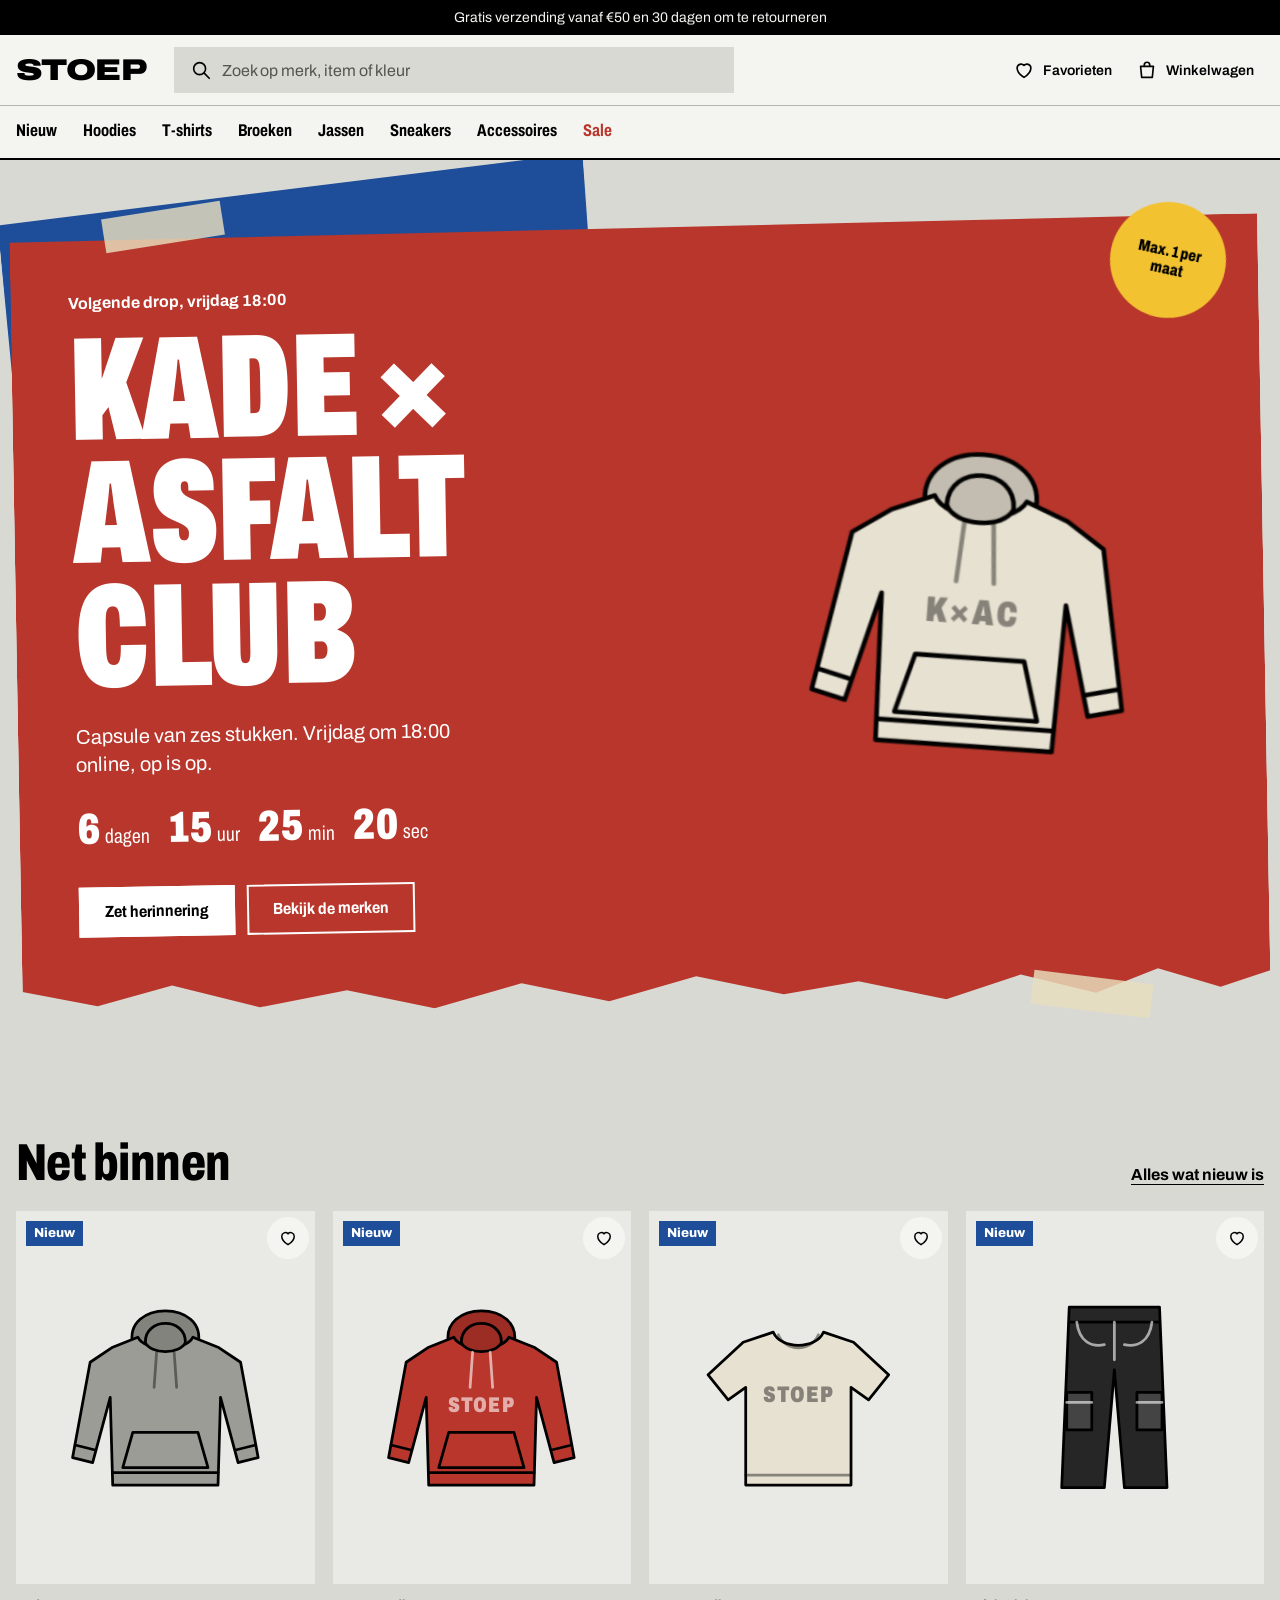
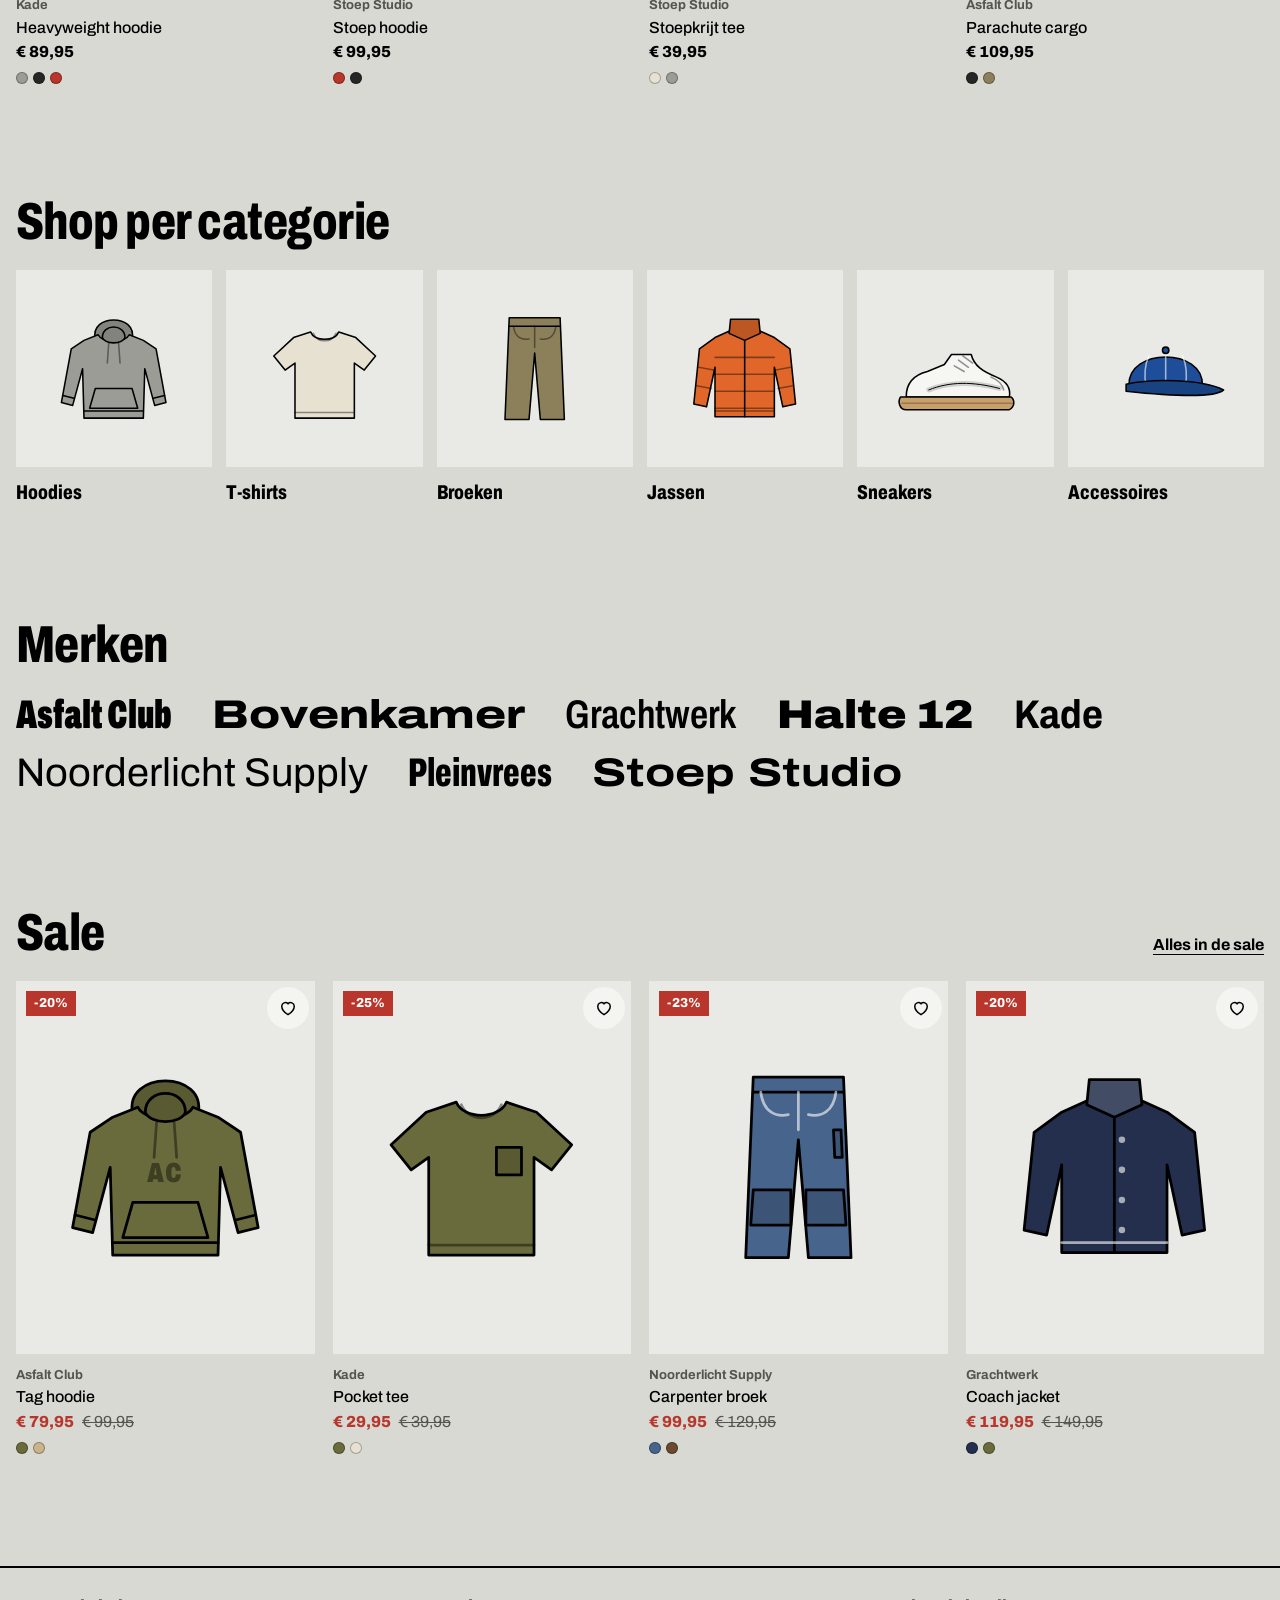
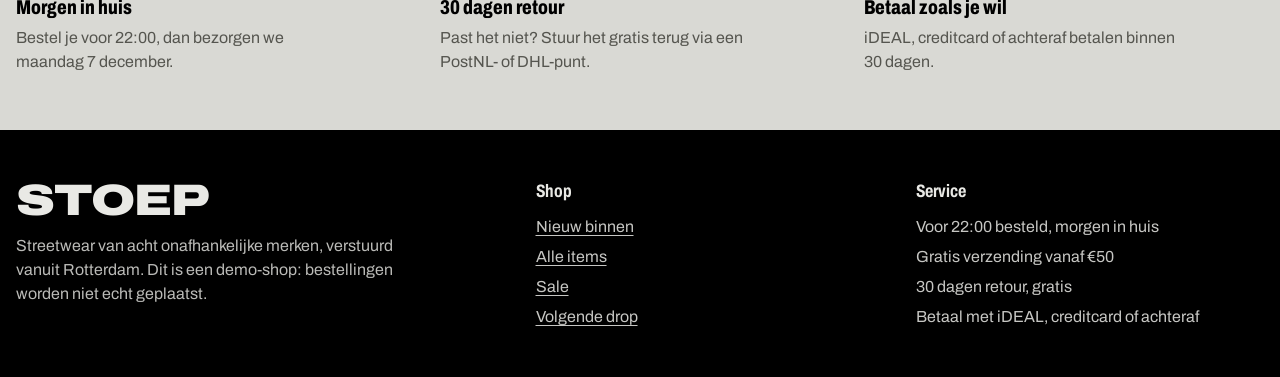
<file: index.html>
<!doctype html>
<html lang="nl">
<head>
<meta charset="utf-8">
<meta name="viewport" content="width=device-width, initial-scale=1, viewport-fit=cover">
<title>Stoep streetwear</title>
<meta name="description" content="Streetwear van onafhankelijke merken. Gratis verzending vanaf €50 en 30 dagen retour.">
<link rel="preconnect" href="https://fonts.googleapis.com">
<link rel="preconnect" href="https://fonts.gstatic.com" crossorigin>
<link rel="stylesheet" href="https://fonts.googleapis.com/css2?family=Archivo:wdth,wght@62..125,300..900&display=swap">
<link rel="stylesheet" href="css/stoep.css">
</head>
<body>
<a class="skip" href="#main">Naar de inhoud</a>

<div class="promo"><div class="wrap">Gratis verzending vanaf €50 en 30 dagen om te retourneren</div></div>

<header class="kop">
  <div class="kop-rij wrap">
    <a class="logo" href="#home" aria-label="Stoep, naar de homepage">STOEP</a>
    <form class="zoek" id="zoek-form" role="search">
      <label for="zoek-input" class="sr">Zoek in de shop</label>
      <svg aria-hidden="true" viewBox="0 0 24 24" class="ico"><circle cx="10.5" cy="10.5" r="6.5"/><path d="M15.5 15.5 21 21"/></svg>
      <input id="zoek-input" name="q" type="search" placeholder="Zoek op merk, item of kleur" autocomplete="off">
    </form>
    <div class="acties">
      <a class="actie" href="#favorieten">
        <svg aria-hidden="true" viewBox="0 0 24 24" class="ico"><path d="M12 20s-7.5-4.6-7.5-10.2A4.3 4.3 0 0 1 12 7a4.3 4.3 0 0 1 7.5 2.8C19.5 15.4 12 20 12 20Z"/></svg>
        <span class="actie-tekst">Favorieten</span>
        <span class="teller" data-teller="wish" hidden>0</span>
      </a>
      <button class="actie" type="button" id="open-lade" aria-controls="lade">
        <svg aria-hidden="true" viewBox="0 0 24 24" class="ico"><path d="M5 8h14l-1.2 12H6.2Z"/><path d="M9 8V6.5a3 3 0 0 1 6 0V8"/></svg>
        <span class="actie-tekst">Winkelwagen</span>
        <span class="teller" data-teller="cart" hidden>0</span>
      </button>
    </div>
  </div>
  <nav class="cats" aria-label="Categorieën">
    <div class="wrap cats-rij" id="cats"></div>
  </nav>
</header>

<main id="main" tabindex="-1"></main>

<footer class="voet">
  <div class="wrap voet-raster">
    <div>
      <p class="logo logo-voet">STOEP</p>
      <p class="voet-tekst">Streetwear van acht onafhankelijke merken, verstuurd vanuit Rotterdam. Dit is een demo-shop: bestellingen worden niet echt geplaatst.</p>
    </div>
    <div>
      <h2 class="voet-kop">Shop</h2>
      <ul class="voet-lijst">
        <li><a href="#nieuw">Nieuw binnen</a></li>
        <li><a href="#shop">Alle items</a></li>
        <li><a href="#sale">Sale</a></li>
        <li><a href="#drop">Volgende drop</a></li>
      </ul>
    </div>
    <div>
      <h2 class="voet-kop">Service</h2>
      <ul class="voet-lijst">
        <li>Voor 22:00 besteld, morgen in huis</li>
        <li>Gratis verzending vanaf €50</li>
        <li>30 dagen retour, gratis</li>
        <li>Betaal met iDEAL, creditcard of achteraf</li>
      </ul>
    </div>
  </div>
</footer>

<div class="overlay" id="overlay" hidden></div>
<aside class="lade" id="lade" role="dialog" aria-modal="true" aria-labelledby="lade-titel" hidden>
  <div class="lade-kop">
    <h2 id="lade-titel">Winkelwagen</h2>
    <button class="sluit" type="button" id="sluit-lade" aria-label="Winkelwagen sluiten">
      <svg aria-hidden="true" viewBox="0 0 24 24" class="ico"><path d="M6 6l12 12M18 6 6 18"/></svg>
    </button>
  </div>
  <div class="lade-inhoud" id="lade-inhoud"></div>
</aside>

<div class="toast" id="toast" role="status" aria-live="polite" hidden></div>

<script src="js/data.js"></script>
<script src="js/flats.js"></script>
<script src="js/app.js"></script>
</body>
</html>
</file>
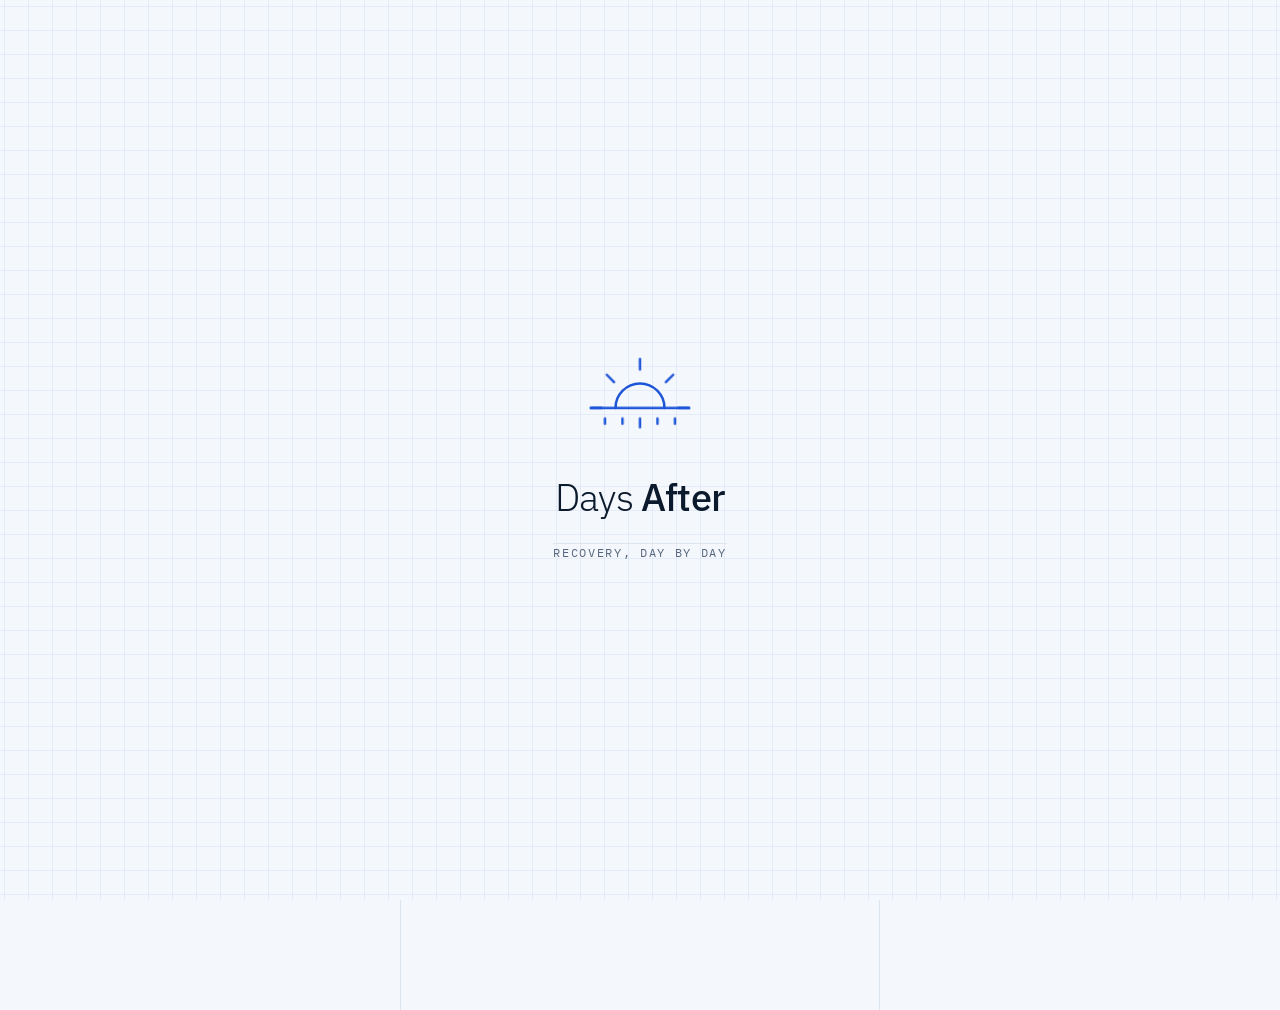
<file: docs/index.html>
<!doctype html>
<html lang="en">
<head>
<meta charset="utf-8">
<meta name="viewport" content="width=device-width,initial-scale=1,viewport-fit=cover">
<meta name="apple-mobile-web-app-capable" content="yes">
<meta name="mobile-web-app-capable" content="yes">
<meta name="apple-mobile-web-app-status-bar-style" content="default">
<meta name="apple-mobile-web-app-title" content="Days After">
<meta name="theme-color" content="#F4F7FB" media="(prefers-color-scheme: light)">
<meta name="theme-color" content="#08111F" media="(prefers-color-scheme: dark)">
<link rel="manifest" href="manifest.webmanifest">
<link rel="apple-touch-icon" href="icon-180.png">
<link rel="icon" href="icon-192.png">
<style>:root{color-scheme:light;padding-top:env(safe-area-inset-top,0px);padding-bottom:env(safe-area-inset-bottom,0px)}body{margin:0;font:14px system-ui,sans-serif}img{max-width:100%}[hidden]{display:none!important}</style>
</head>
<body>
<title>Days After</title>
<meta name="claude:viewport-fit-sides" content="cover">
<link rel="preconnect" href="https://fonts.googleapis.com">
<link rel="preconnect" href="https://fonts.gstatic.com" crossorigin>
<link rel="stylesheet" href="https://fonts.googleapis.com/css2?family=IBM+Plex+Mono:wght@400;500&family=IBM+Plex+Sans:wght@300;400;500;600&display=swap">
<style>
/* Layout: a single phone-width lab column — header, scrolling content, fixed action bar and tab bar, bottom sheets. Graph-paper grid only on the splash. */
:root {
  --bg: #F4F7FB;
  --surface: #FFFFFF;
  --ink: #0C1A2E;
  --muted: #56667E;
  --line: #DCE4EE;
  --blue: #1D55D8;
  --blue-ink: #FFFFFF;
  --blue-soft: #E7EEFC;
  --tint: #C9D8FA;
  --danger: #D92D20;
  --danger-soft: #FEF0EF;
  --grid: rgba(29, 85, 216, .07);
  --scrim: rgba(12, 26, 46, .38);
  --sans: "IBM Plex Sans", "Segoe UI", system-ui, -apple-system, sans-serif;
  --mono: "IBM Plex Mono", ui-monospace, "SFMono-Regular", Menlo, monospace;
  --col: 480px;
}
@media (prefers-color-scheme: dark) {
  :root:not([data-theme="light"]) {
    --bg: #08111F; --surface: #0F1A2C; --ink: #E5ECF7; --muted: #8E9DB4; --line: #1F2E47;
    --blue: #6E9CFF; --blue-ink: #06101F; --blue-soft: #14254A; --tint: #24427E; --danger: #FF6B5E; --danger-soft: #3A1512; --grid: rgba(110, 156, 255, .08); --scrim: rgba(0, 0, 0, .55);
    color-scheme: dark;
  }
}
:root[data-theme="dark"] {
  --bg: #08111F; --surface: #0F1A2C; --ink: #E5ECF7; --muted: #8E9DB4; --line: #1F2E47;
  --blue: #6E9CFF; --blue-ink: #06101F; --blue-soft: #14254A; --tint: #24427E; --danger: #FF6B5E; --danger-soft: #3A1512; --grid: rgba(110, 156, 255, .08); --scrim: rgba(0, 0, 0, .55);
  color-scheme: dark;
}
html, body { height: 100%; }
body { background: var(--bg); color: var(--ink); font-family: var(--sans); font-size: 15px; line-height: 1.5; -webkit-font-smoothing: antialiased; }
* { box-sizing: border-box; }
button, input { font: inherit; color: inherit; }
button { cursor: pointer; }
a { color: inherit; }
:focus-visible { outline: 2px solid var(--blue); outline-offset: 2px; border-radius: 6px; }

.ic { width: 22px; height: 22px; fill: none; stroke: var(--blue); stroke-width: 1.6; stroke-linecap: round; stroke-linejoin: round; flex: none; }
.ic.sm { width: 18px; height: 18px; }
.ic.lg { width: 28px; height: 28px; }

.app { max-width: var(--col); margin: 0 auto; min-height: 100%; padding-left: max(16px, env(safe-area-inset-left, 0px)); padding-right: max(16px, env(safe-area-inset-right, 0px)); padding-block: 0 calc(150px + env(safe-area-inset-bottom, 0px)); }
@media (min-width: 520px) { .app { border-left: 1px solid var(--line); border-right: 1px solid var(--line); } }

/* Header */
body::before { content: ""; position: fixed; inset: 0 0 auto; height: env(safe-area-inset-top, 0px); z-index: 10; background: var(--bg); }
.top { position: sticky; top: env(safe-area-inset-top, 0px); z-index: 5; background: var(--bg); display: flex; align-items: center; gap: 10px; padding-block: 14px 12px; border-bottom: 1px solid var(--line); margin-bottom: 18px; }
.top .brand { font-weight: 500; letter-spacing: -.01em; font-size: 16px; }
.top .brand b { font-weight: 300; color: var(--blue); }
.top .spacer { flex: 1; }
.iconbtn { display: inline-grid; place-items: center; width: 38px; height: 38px; border: 1px solid var(--line); background: var(--surface); border-radius: 10px; flex: none; }
.iconbtn:hover { border-color: var(--blue); }

h1 { font-size: 26px; font-weight: 500; letter-spacing: -.02em; line-height: 1.15; margin: 0 0 6px; text-wrap: balance; }
h2 { font-size: 13px; font-weight: 500; letter-spacing: .08em; text-transform: uppercase; color: var(--muted); margin: 28px 0 10px; font-family: var(--mono); }
p { margin: 0; }
.lead { color: var(--muted); max-width: 60ch; }
.mono { font-family: var(--mono); font-variant-numeric: tabular-nums; }
.label { font-family: var(--mono); font-size: 11.5px; letter-spacing: .06em; text-transform: uppercase; color: var(--muted); }

/* Search + filters */
.search { position: relative; margin-top: 16px; }
.search .ic { position: absolute; left: 13px; top: 50%; transform: translateY(-50%); }
.search input { width: 100%; height: 48px; padding: 0 14px 0 44px; border: 1px solid var(--line); background: var(--surface); border-radius: 12px; outline: none; }
.search input:focus { border-color: var(--blue); box-shadow: 0 0 0 3px var(--blue-soft); }
.chips { display: flex; gap: 6px; overflow-x: auto; padding: 12px 0 4px; margin: 0 -2px; scrollbar-width: none; }
.chips::-webkit-scrollbar { display: none; }
.chip { flex: none; height: 32px; padding: 0 12px; border-radius: 999px; border: 1px solid var(--line); background: var(--surface); font-size: 13px; white-space: nowrap; }
.chip[aria-pressed="true"] { background: var(--blue); border-color: var(--blue); color: var(--blue-ink); }

/* Substance list */
.list { display: flex; flex-direction: column; border: 1px solid var(--line); border-radius: 14px; background: var(--surface); overflow: hidden; margin-top: 10px; }
.sub { border-top: 1px solid var(--line); }
.sub:first-child { border-top: 0; }
.sub.on { background: var(--blue-soft); }
.row { display: flex; align-items: center; gap: 6px; padding: 0 14px 0 0; }
.rowmain { flex: 1; min-width: 0; display: flex; align-items: center; gap: 12px; padding: 12px 0 12px 14px; border: 0; background: none; text-align: left; }
.glyph { display: grid; place-items: center; width: 40px; height: 40px; border-radius: 10px; background: var(--blue-soft); flex: none; }
.sub.on .glyph { background: var(--surface); }
.rowmain .txt { flex: 1; min-width: 0; }
.rowmain .name { font-weight: 500; }
.rowmain .aka { color: var(--muted); font-size: 13px; white-space: nowrap; overflow: hidden; text-overflow: ellipsis; }
.rowmain .meta { font-family: var(--mono); font-size: 11.5px; color: var(--muted); margin-top: 2px; }
.qbtn { width: 30px; height: 30px; border-radius: 50%; border: 1px solid var(--line); background: var(--surface); display: grid; place-items: center; flex: none; font-family: var(--mono); font-weight: 500; font-size: 14px; color: var(--blue); }
.qbtn:hover { border-color: var(--blue); }
.swbtn { border: 0; background: none; padding: 8px 0 8px 4px; flex: none; }
.switch { display: block; position: relative; width: 44px; height: 26px; border-radius: 999px; background: var(--line); transition: background .2s; }
.switch::after { content: ""; position: absolute; top: 3px; left: 3px; width: 20px; height: 20px; border-radius: 50%; background: var(--surface); box-shadow: 0 1px 3px rgba(0,0,0,.2); transition: transform .2s; }
.sub.on .switch { background: var(--blue); }
.sub.on .switch::after { transform: translateX(18px); }
.amount { display: flex; flex-direction: column; gap: 6px; padding: 0 14px 14px 66px; }
.seg { display: grid; grid-template-columns: repeat(3, 1fr); gap: 4px; background: var(--surface); border: 1px solid var(--line); border-radius: 10px; padding: 3px; }
.seg button { border: 0; background: none; border-radius: 7px; padding: 6px 4px; font-size: 13px; display: flex; flex-direction: column; align-items: center; line-height: 1.25; }
.seg button small { font-family: var(--mono); font-size: 10.5px; color: var(--muted); }
.seg button[aria-pressed="true"] { background: var(--blue); color: var(--blue-ink); font-weight: 500; }
.seg button[aria-pressed="true"] small { color: var(--blue-ink); opacity: .8; }
.empty { padding: 28px 16px; text-align: center; color: var(--muted); }

/* Fixed action bar + tab bar */
.dock { position: fixed; left: 0; right: 0; bottom: 0; z-index: 6; pointer-events: none; }
.dock > * { pointer-events: auto; }
.dock-inner { max-width: var(--col); margin: 0 auto; }
.cta-wrap { display: flex; gap: 8px; padding: 10px max(16px, env(safe-area-inset-right, 0px)) 10px max(16px, env(safe-area-inset-left, 0px)); background: linear-gradient(to top, var(--bg) 70%, transparent); }
.cta { flex: 1; height: 54px; border: 0; border-radius: 14px; background: var(--blue); color: var(--blue-ink); font-weight: 500; font-size: 16px; display: flex; align-items: center; justify-content: center; gap: 10px; }
.cta .ic { stroke: var(--blue-ink); }
.cta:disabled { opacity: .45; cursor: not-allowed; }
.cta.ghost { background: var(--surface); color: var(--ink); border: 1px solid var(--line); }
.cta.ghost .ic { stroke: var(--blue); }
.cta .count { font-family: var(--mono); font-size: 12.5px; padding: 2px 8px; border-radius: 999px; background: rgba(255,255,255,.18); }
.btn2 { height: 46px; padding: 0 16px; border-radius: 12px; border: 1px solid var(--line); background: var(--surface); font-weight: 500; display: inline-flex; align-items: center; gap: 8px; justify-content: center; text-decoration: none; }
.btn2:hover { border-color: var(--blue); }
.btn2.primary { background: var(--blue); border-color: var(--blue); color: var(--blue-ink); }
.btn2.primary .ic { stroke: var(--blue-ink); }
.tabs { display: flex; background: var(--surface); border-top: 1px solid var(--line); padding: 6px max(16px, env(safe-area-inset-right, 0px)) calc(6px + env(safe-area-inset-bottom, 0px)) max(16px, env(safe-area-inset-left, 0px)); }
@media (min-width: 520px) { .tabs { border-left: 1px solid var(--line); border-right: 1px solid var(--line); } }
.tab { flex: 1; display: flex; flex-direction: column; align-items: center; gap: 2px; padding: 6px 0; border: 0; background: none; font-size: 12px; color: var(--muted); position: relative; }
.tab[aria-current="page"] { color: var(--ink); font-weight: 500; }
.tab[aria-current="page"]::before { content: ""; position: absolute; top: -7px; width: 28px; height: 2px; border-radius: 2px; background: var(--blue); }
.tab .badge { position: absolute; top: 2px; left: calc(50% + 8px); font-family: var(--mono); font-size: 10px; min-width: 16px; height: 16px; padding: 0 4px; border-radius: 8px; background: var(--blue); color: var(--blue-ink); display: grid; place-items: center; }

/* Plan */
.planhead { display: flex; flex-direction: column; gap: 10px; }
.facts { display: flex; flex-wrap: wrap; gap: 6px; }
.fact { font-family: var(--mono); font-size: 12px; padding: 4px 9px; border-radius: 8px; border: 1px solid var(--line); background: var(--surface); color: var(--muted); }
.fact b { color: var(--ink); font-weight: 500; }
.stories { display: flex; flex-direction: column; gap: 10px; }
.story { background: var(--surface); border: 1px solid var(--line); border-radius: 14px; padding: 14px 16px; display: flex; flex-direction: column; gap: 8px; }
.story .head { display: flex; align-items: center; gap: 10px; }
.story .head .txt { flex: 1; min-width: 0; }
.story .head .name { font-weight: 500; }
.story .head .meta { font-family: var(--mono); font-size: 11.5px; color: var(--muted); }
.story p { max-width: 62ch; }
.story .help { border: 0; background: none; padding: 0; color: var(--blue); font-weight: 500; font-size: 13.5px; display: inline-flex; align-items: center; gap: 6px; align-self: flex-start; }
.caution { border: 1px dashed var(--blue); background: var(--blue-soft); border-radius: 14px; padding: 14px 16px; display: flex; flex-direction: column; gap: 10px; margin-top: 12px; }
.caution .c { display: flex; gap: 10px; align-items: flex-start; }
.caution .c b { font-weight: 600; display: block; }
.caution .c span { font-size: 14px; }

.daybar { display: flex; gap: 6px; overflow-x: auto; scrollbar-width: none; padding-bottom: 2px; }
.daybar::-webkit-scrollbar { display: none; }
.daybtn { flex: 1 0 64px; border: 1px solid var(--line); background: var(--surface); border-radius: 12px; padding: 8px 6px; display: flex; flex-direction: column; align-items: center; }
.daybtn .n { font-weight: 500; }
.daybtn .d { font-family: var(--mono); font-size: 11px; color: var(--muted); }
.daybtn[aria-selected="true"] { background: var(--blue); border-color: var(--blue); color: var(--blue-ink); }
.daybtn[aria-selected="true"] .d { color: var(--blue-ink); opacity: .8; }
.dayhead { margin: 18px 0 4px; display: flex; flex-direction: column; gap: 4px; }
.dayhead .t { font-size: 20px; font-weight: 500; letter-spacing: -.01em; }
.note { display: flex; gap: 10px; align-items: flex-start; padding: 12px 14px; border-radius: 12px; background: var(--surface); border: 1px solid var(--line); margin-top: 10px; font-size: 14px; }
.sect { margin-top: 18px; }
.sect .sh { display: flex; align-items: center; gap: 8px; margin-bottom: 8px; }
.sect .sh .label { color: var(--ink); font-size: 12px; }
.items { display: flex; flex-direction: column; border: 1px solid var(--line); border-radius: 14px; background: var(--surface); overflow: hidden; }
.item { padding: 11px 14px; border-top: 1px solid var(--line); }
.item:first-child { border-top: 0; }
.item .it { font-weight: 500; }
.item .why { color: var(--muted); font-size: 13.5px; }
.item .why span { display: block; }
.disclaimer { margin-top: 22px; font-size: 12.5px; color: var(--muted); border-top: 1px solid var(--line); padding-top: 14px; max-width: 62ch; }
.actions { display: flex; gap: 8px; margin-top: 24px; flex-wrap: wrap; }
.actions > * { flex: 1 1 140px; }

/* Saved */
.saved { display: flex; flex-direction: column; gap: 10px; margin-top: 16px; }
.scard { background: var(--surface); border: 1px solid var(--line); border-radius: 14px; padding: 14px 16px; display: flex; gap: 12px; align-items: center; }
.scard .txt { flex: 1; min-width: 0; }
.scard .t { font-weight: 500; }
.scard .s { color: var(--muted); font-size: 13px; }
.scard .open { border: 0; background: none; text-align: left; padding: 0; width: 100%; }
.confirm { display: flex; gap: 6px; }
.confirm button { height: 34px; padding: 0 10px; border-radius: 9px; border: 1px solid var(--line); background: var(--surface); font-size: 13px; }
.confirm .yes { border-color: var(--blue); color: var(--blue); }
.emptystate { text-align: center; padding: 40px 16px; border: 1px dashed var(--line); border-radius: 14px; color: var(--muted); display: flex; flex-direction: column; align-items: center; gap: 10px; margin-top: 16px; }

/* Forms */
.fields { display: grid; grid-template-columns: 1fr 1fr; gap: 10px; margin-top: 16px; }
.field { display: flex; flex-direction: column; gap: 6px; }
.field .box { display: flex; align-items: center; border: 1px solid var(--line); background: var(--surface); border-radius: 12px; height: 50px; padding: 0 12px; }
.field .box:focus-within { border-color: var(--blue); box-shadow: 0 0 0 3px var(--blue-soft); }
.field input { border: 0; outline: none; background: none; width: 100%; min-width: 0; font-family: var(--mono); font-size: 16px; }
.field .unit { font-family: var(--mono); color: var(--muted); font-size: 13px; }
.points { display: flex; flex-direction: column; gap: 14px; margin-top: 22px; }
.point { display: flex; gap: 12px; align-items: flex-start; }
.point b { font-weight: 500; display: block; }
.point span { color: var(--muted); font-size: 14px; }
.panel { background: var(--surface); border: 1px solid var(--line); border-radius: 14px; padding: 16px; margin-top: 14px; display: flex; flex-direction: column; gap: 8px; }
.kv { display: flex; justify-content: space-between; align-items: center; gap: 10px; font-size: 14px; }
.kv .v { font-family: var(--mono); }

/* Bottom sheet */
.scrim { position: fixed; inset: 0; z-index: 40; background: var(--scrim); display: flex; align-items: flex-end; justify-content: center; animation: fade .2s ease-out; }
.sheet { width: 100%; max-width: var(--col); max-height: 88vh; overflow-y: auto; background: var(--bg); border-radius: 20px 20px 0 0; padding: 8px max(16px, env(safe-area-inset-right, 0px)) calc(20px + env(safe-area-inset-bottom, 0px)) max(16px, env(safe-area-inset-left, 0px)); animation: rise .25s ease-out; }
.sheet .grab { width: 40px; height: 4px; border-radius: 2px; background: var(--line); margin: 4px auto 12px; }
.sheet .shead { display: flex; align-items: center; gap: 12px; margin-bottom: 8px; }
.sheet .shead .txt { flex: 1; min-width: 0; }
.sheet .shead .t { font-size: 20px; font-weight: 500; letter-spacing: -.01em; line-height: 1.2; }
.sheet .shead .s { color: var(--muted); font-size: 13px; }
.facts.sheetfacts { margin: 6px 0 4px; }
.block { margin-top: 16px; }
.block .label { display: block; margin-bottom: 4px; }
.block ul { margin: 4px 0 0; padding-left: 18px; }
.block li { margin: 2px 0; }
.block li::marker { color: var(--blue); }
.calrows { display: flex; flex-direction: column; border: 1px solid var(--line); border-radius: 14px; background: var(--surface); overflow: hidden; margin-top: 14px; }
.calrow { display: flex; align-items: center; gap: 10px; padding: 12px 14px; border-top: 1px solid var(--line); flex-wrap: wrap; }
.calrow:first-child { border-top: 0; }
.calrow .txt { flex: 1 1 140px; min-width: 0; }
.calrow .t { font-weight: 500; }
.calrow .s { font-family: var(--mono); font-size: 11.5px; color: var(--muted); }
.calrow .links { display: flex; gap: 6px; }
.calrow .links a, .calrow .links button { height: 34px; padding: 0 10px; border-radius: 9px; border: 1px solid var(--line); background: var(--bg); font-size: 13px; font-weight: 500; display: inline-flex; align-items: center; gap: 6px; text-decoration: none; }
.calrow .links a:hover, .calrow .links button:hover { border-color: var(--blue); }
.preview { margin-top: 14px; padding: 12px 14px; border-radius: 12px; border: 1px dashed var(--line); font-family: var(--mono); font-size: 12px; white-space: pre-wrap; color: var(--muted); overflow-wrap: anywhere; }
.themebtn { width: 34px; height: 34px; border: 0; background: none; display: grid; place-items: center; border-radius: 50%; opacity: .6; }
.themebtn:hover { opacity: 1; background: var(--blue-soft); }
.story { gap: 12px; }
.story .para { display: flex; flex-direction: column; gap: 8px; }
.story .para + .para { border-top: 1px solid var(--line); padding-top: 12px; }
.story .para b, .prose b { font-weight: 600; }
.prose { font-size: 17px; line-height: 1.6; }
.amtag { font-family: var(--mono); font-size: 11.5px; color: var(--muted); margin-left: 4px; white-space: nowrap; }
.qbtn.inline { display: inline-grid; width: 22px; height: 22px; font-size: 12px; vertical-align: 1px; margin-left: 6px; }
.qbtn[aria-expanded="true"] { background: var(--blue); color: var(--blue-ink); border-color: var(--blue); }
.more { background: var(--blue-soft); border-radius: 10px; padding: 10px 12px; font-size: 13.5px; display: flex; flex-direction: column; gap: 4px; }
.more .label { margin-right: 6px; }
.calmain { display: flex; flex-direction: column; gap: 8px; margin-top: 14px; }
.calmain .cta, .calmain .btn2 { width: 100%; flex: none; text-decoration: none; }
.perday { display: flex; flex-wrap: wrap; gap: 6px; align-items: center; margin-top: 16px; }
.perday a { height: 32px; padding: 0 12px; border-radius: 999px; border: 1px solid var(--line); background: var(--surface); font-size: 13px; display: inline-flex; align-items: center; text-decoration: none; }
.perday a:hover { border-color: var(--blue); }
.water { display: flex; align-items: center; gap: 12px; margin-top: 12px; padding: 12px 14px; background: var(--surface); border: 1px solid var(--line); border-radius: 14px; }
.ringwrap { position: relative; width: 60px; height: 60px; flex: none; }
.ring { width: 60px; height: 60px; transform: rotate(-90deg); }
.ring circle { fill: none; stroke-width: 6; }
.ring .track { stroke: var(--blue-soft); }
.ring .fill { stroke: var(--blue); stroke-linecap: round; transition: stroke-dashoffset .3s; }
.rin { position: absolute; inset: 0; display: grid; place-items: center; font-size: 12px; font-weight: 500; }
.wtxt { flex: 1; min-width: 0; }
.wn { font-size: 14px; color: var(--muted); }
.wn b { color: var(--ink); font-weight: 500; font-size: 20px; }
.ws { font-size: 11.5px; color: var(--muted); }
.wplus { width: 48px; height: 48px; border-radius: 50%; border: 0; background: var(--blue); display: grid; place-items: center; flex: none; }
.wplus .ic { stroke: var(--blue-ink); }
.wplus:disabled { opacity: .4; cursor: default; }
.iconbtn:disabled { opacity: .4; cursor: default; }
.item.recipe { display: block; width: 100%; text-align: left; border: 0; border-top: 1px solid var(--line); background: none; }
.item.recipe:first-child { border-top: 0; }
.ing { margin: 6px 0 4px; padding-left: 18px; font-size: 13.5px; }
.ing li::marker { color: var(--blue); }
.calrow.rem .txt { flex: 1 1 60px; }
.time { font-family: var(--mono); font-size: 14px; border: 1px solid var(--line); background: var(--bg); border-radius: 9px; height: 34px; padding: 0 8px; }
.item.withicon { display: flex; gap: 12px; align-items: flex-start; }
.item .itxt { flex: 1; min-width: 0; }
.duo { width: 38px; height: 38px; border-radius: 10px; background: var(--bg); display: grid; place-items: center; flex: none; }
.duo svg { width: 24px; height: 24px; fill: none; stroke: var(--blue); stroke-width: 1.5; stroke-linecap: round; stroke-linejoin: round; }
.duo svg .f { fill: var(--tint); stroke: none; }
/* Lock */
.lock { min-height: calc(100vh - 40px); display: flex; flex-direction: column; align-items: center; justify-content: center; gap: 10px; text-align: center; padding-block: 24px; }
.lock h1 { font-size: 22px; margin: 6px 0 0; }
.lock .lead { font-size: 14px; min-height: 1.5em; }
.lockmark { width: 56px; height: 56px; border-radius: 16px; background: var(--blue-soft); display: grid; place-items: center; }
.langs { display: inline-flex; gap: 4px; padding: 3px; border: 1px solid var(--line); border-radius: 999px; background: var(--surface); }
.langs button { border: 0; background: none; border-radius: 999px; padding: 5px 12px; font-family: var(--mono); font-size: 12.5px; }
.langs button[aria-pressed="true"] { background: var(--blue); color: var(--blue-ink); }
.lock .langs { margin-bottom: 18px; }
.dots { display: flex; gap: 14px; margin: 14px 0 2px; }
.dot { width: 13px; height: 13px; border-radius: 50%; border: 1.5px solid var(--blue); }
.dot.on { background: var(--blue); }
.shake { animation: shake .35s; }
@keyframes shake { 25% { transform: translateX(-6px); } 75% { transform: translateX(6px); } }
.err { min-height: 20px; font-size: 13.5px; color: var(--blue); }
.keypad { display: grid; grid-template-columns: repeat(3, 72px); gap: 14px 22px; margin-top: 8px; }
.key { width: 72px; height: 72px; border-radius: 50%; border: 1px solid var(--line); background: var(--surface); font-size: 26px; font-weight: 300; display: grid; place-items: center; }
.key:active { background: var(--blue-soft); }
.key.fn { border-color: transparent; background: none; }
.linkbtn { border: 0; background: none; color: var(--blue); font-size: 14px; margin-top: 14px; }
/* Today */
.todayhead { display: flex; align-items: baseline; justify-content: space-between; gap: 10px; }
.todayhead .mono { color: var(--muted); font-size: 13px; }
.water.big { padding: 18px 16px; margin-top: 16px; }
.water.big .ringwrap, .water.big .ring { width: 100px; height: 100px; }
.water.big .ring circle { stroke-width: 8; }
.water.big .rin { font-size: 16px; }
.water.big .wn { white-space: nowrap; }
.water.big .wn b { font-size: 24px; }
.todaycard { width: 100%; margin-top: 12px; text-align: left; border: 1px solid var(--line); background: var(--surface); border-radius: 14px; padding: 14px 16px; display: flex; flex-direction: column; gap: 6px; }
.todaycard:hover { border-color: var(--blue); }
.todaycard .t { font-size: 18px; font-weight: 500; }
.todaycard .s { font-size: 12px; color: var(--muted); }
.prog { height: 6px; border-radius: 3px; background: var(--blue-soft); overflow: hidden; }
.prog span { display: block; height: 100%; background: var(--blue); border-radius: 3px; }
.demo { margin-left: auto; font-family: var(--mono); font-size: 10.5px; text-transform: uppercase; letter-spacing: .06em; padding: 2px 7px; border-radius: 6px; border: 1px dashed var(--blue); color: var(--blue); }
.item.more-alerts { width: 100%; text-align: left; border: 0; border-top: 1px solid var(--line); background: none; color: var(--blue); font-weight: 500; }
.item.alert .why b { color: var(--ink); font-weight: 500; }
.sosrow { margin-top: 18px; }
.sos { display: inline-flex; align-items: center; gap: 8px; height: 44px; padding: 0 16px; border-radius: 12px; border: 1px solid var(--blue); color: var(--blue); font-weight: 500; text-decoration: none; background: var(--surface); }
.more .sos, .block .sos { margin-top: 8px; height: 38px; }
/* Sections + checkboxes */
.grouphead { display: flex; align-items: center; gap: 8px; margin: 22px 0 -2px; }
.grouphead .label { color: var(--ink); font-size: 12px; }
.check { width: 30px; height: 30px; border-radius: 9px; border: 1.5px solid var(--line); background: var(--surface); flex: none; display: grid; place-items: center; align-self: center; padding: 0; }
.check svg { width: 18px; height: 18px; fill: none; stroke: var(--blue-ink); stroke-width: 2.4; stroke-linecap: round; stroke-linejoin: round; opacity: 0; }
.check[aria-pressed="true"] { background: var(--blue); border-color: var(--blue); }
.check[aria-pressed="true"] svg { opacity: 1; }
.item.done .it { color: var(--muted); text-decoration: line-through; text-decoration-color: var(--blue); }
.themebtn { text-decoration: none; }
.flagwrap { position: absolute; top: calc(14px + env(safe-area-inset-top, 0px)); right: max(16px, env(safe-area-inset-right, 0px)); z-index: 3; }
.flagbtn { width: 40px; height: 40px; border-radius: 50%; border: 1px solid var(--line); background: var(--surface); display: grid; place-items: center; padding: 0; }
.flag { width: 22px; height: 15px; border-radius: 3px; display: block; box-shadow: 0 0 0 1px var(--line); }
.flagmenu { position: absolute; right: 0; top: 46px; background: var(--surface); border: 1px solid var(--line); border-radius: 12px; padding: 4px; display: flex; flex-direction: column; min-width: 160px; box-shadow: 0 8px 24px rgba(12, 26, 46, .12); animation: fade .15s; }
.flagmenu button { display: flex; align-items: center; gap: 10px; border: 0; background: none; padding: 9px 10px; border-radius: 8px; text-align: left; font-size: 14px; }
.flagmenu button[aria-checked="true"] { background: var(--blue-soft); font-weight: 500; }
.lock { position: relative; }
.banner { position: fixed; z-index: 45; left: 50%; top: calc(10px + env(safe-area-inset-top, 0px)); width: min(calc(100% - 24px), 456px); transform: translate(-50%, -140%); transition: transform .35s cubic-bezier(.2, .9, .3, 1.2); display: flex; align-items: center; gap: 6px; padding: 8px 8px 8px 10px; border-radius: 16px; background: var(--surface); border: 1px solid var(--line); box-shadow: 0 10px 30px rgba(12, 26, 46, .18); }
.banner.on { transform: translate(-50%, 0); }
.bannermain { flex: 1; min-width: 0; display: flex; align-items: center; gap: 10px; border: 0; background: none; text-align: left; padding: 0; }
.btxt { display: flex; flex-direction: column; min-width: 0; font-size: 13px; color: var(--muted); }
.btxt b { color: var(--ink); font-size: 15px; font-weight: 500; }
.banner .iconbtn { width: 32px; height: 32px; border: 0; background: none; }
.todaycard .label { display: flex; align-items: center; gap: 8px; }
@media (prefers-reduced-motion: reduce) { .banner { transition: none; } }
/* Warnings: red */
.themebtn.warn { position: relative; }
.themebtn.warn .ic, .wicon .ic { stroke: var(--danger); }
.wdot { position: absolute; top: 6px; right: 6px; width: 7px; height: 7px; border-radius: 50%; background: var(--danger); box-shadow: 0 0 0 2px var(--bg); }
.wicon { width: 38px; height: 38px; border-radius: 10px; background: var(--danger-soft); display: grid; place-items: center; flex: none; }
.wicon.lg { width: 40px; height: 40px; }
.banner { background: var(--danger-soft); border-color: var(--danger); border-left-width: 4px; }
.banner .btxt .label { color: var(--danger); font-weight: 500; }
.banner .wicon { background: var(--surface); animation: pulse 1.4s ease-in-out 3; }
.banner .iconbtn .ic { stroke: var(--danger); }
.item.alert .why b { color: var(--danger); }
.warnt { color: var(--danger); }
@keyframes pulse { 50% { transform: scale(1.12); } }
@media (prefers-reduced-motion: reduce) { .banner .wicon { animation: none; } }
.planhead.row { flex-direction: row; align-items: center; justify-content: space-between; gap: 12px; }
.planhead.row h1 { margin: 0; }
.hbtns { display: flex; gap: 8px; }
.banner.water { background: var(--surface); border-color: var(--blue); }
.banner.water .wicon { background: var(--blue-soft); animation: none; }
.banner.water .wicon .ic { stroke: var(--blue); }
.banner.water .btxt { flex: 1; }
.banner.water .btxt .label { color: var(--blue); }
.banner.water .iconbtn .ic { stroke: var(--muted); }
.sip { border: 0; background: var(--blue); color: var(--blue-ink); font-weight: 500; border-radius: 10px; height: 38px; padding: 0 14px; white-space: nowrap; }
@keyframes rise { from { transform: translateY(30px); opacity: .4; } to { transform: none; opacity: 1; } }

.toast { position: fixed; left: 50%; bottom: calc(150px + env(safe-area-inset-bottom, 0px)); transform: translateX(-50%) translateY(10px); background: var(--ink); color: var(--bg); padding: 10px 16px; border-radius: 10px; font-size: 14px; opacity: 0; transition: opacity .2s, transform .2s; z-index: 60; pointer-events: none; }
.toast.on { opacity: 1; transform: translateX(-50%) translateY(0); }

/* Splash */
.splash { position: fixed; inset: 0; z-index: 50; background-color: var(--bg); background-image: linear-gradient(var(--grid) 1px, transparent 1px), linear-gradient(90deg, var(--grid) 1px, transparent 1px); background-size: 24px 24px; background-position: center; display: grid; place-items: center; transition: opacity .5s ease; cursor: pointer; }
.splash.out { opacity: 0; pointer-events: none; }
.splash .mark { display: flex; flex-direction: column; align-items: center; gap: 18px; }
.splash svg.logo { width: 112px; height: 112px; fill: none; stroke: var(--blue); stroke-width: 1.4; stroke-linecap: round; stroke-linejoin: round; }
.splash .word { font-size: 38px; font-weight: 300; letter-spacing: -.02em; }
.splash .word b { font-weight: 500; }
.splash .sub { font-family: var(--mono); font-size: 12px; letter-spacing: .14em; text-transform: uppercase; color: var(--muted); }
.logo .sun { stroke-dasharray: 60; stroke-dashoffset: 0; animation: draw 1.2s ease-out both; }
.logo .ray { animation: fade .6s ease-out .7s both; }
.logo .tick { animation: fade .6s ease-out .3s both; }
@keyframes draw { from { stroke-dashoffset: 60; } to { stroke-dashoffset: 0; } }
@keyframes fade { from { opacity: 0; } to { opacity: 1; } }
@media (prefers-reduced-motion: reduce) { .logo .sun, .logo .ray, .logo .tick, .scrim, .sheet { animation: none; } .splash, .switch, .switch::after { transition: none; } }
</style>

<div class="splash" id="splash" role="button" aria-label="Open Days After" tabindex="0">
  <div class="mark">
    <svg class="logo" viewBox="0 0 64 64" aria-hidden="true">
      <path class="sun" d="M18 40a14 14 0 0 1 28 0"/>
      <path class="ray" d="M32 18v-6M17.2 25.2l-4.2-4.2M46.8 25.2l4.2-4.2M10 40H4M60 40h-6"/>
      <path d="M4 40h56"/>
      <path class="tick" d="M12 46v3M22 46v3M32 46v5M42 46v3M52 46v3"/>
    </svg>
    <div class="word">Days <b>After</b></div>
    <div class="sub">Recovery, day by day</div>
  </div>
</div>

<div class="app" id="app"></div>
<div class="dock"><div class="dock-inner" id="dock"></div></div>
<div id="sheet"></div>
<div class="banner" id="banner" role="status" hidden></div>
<div class="toast" id="toast" role="status" aria-live="polite"></div>

<script>
(function () {
"use strict";

/* ---------- Icons (line, blue) ---------- */
const ICON = {
  logo: '<path d="M7 16a5 5 0 0 1 10 0"/><path d="M12 8V6M6.7 10.7 5.3 9.3M17.3 10.7l1.4-1.4"/><path d="M3 16h18M7 19h10"/>',
  search: '<circle cx="11" cy="11" r="6.5"/><path d="m20 20-4.2-4.2"/>',
  back: '<path d="M15 5l-7 7 7 7"/>',
  close: '<path d="M6 6l12 12M18 6 6 18"/>',
  flask: '<path d="M9 3h6M10 3v6l-5.5 9.5A1.7 1.7 0 0 0 6 21h12a1.7 1.7 0 0 0 1.5-2.5L14 9V3"/><path d="M7.5 15h9"/>',
  bookmark: '<path d="M6 4h12v17l-6-4-6 4z"/>',
  bookmarkOn: '<path d="M6 4h12v17l-6-4-6 4z"/><path d="m9 10 2 2 4-4"/>',
  calendar: '<rect x="3.5" y="5" width="17" height="15" rx="2"/><path d="M3.5 10h17M8 3v4M16 3v4M8 14h3"/>',
  copy: '<rect x="8" y="8" width="12" height="12" rx="2"/><path d="M16 8V5a1 1 0 0 0-1-1H5a1 1 0 0 0-1 1v10a1 1 0 0 0 1 1h3"/>',
  ext: '<path d="M14 4h6v6M20 4l-9 9M18 14v5a1 1 0 0 1-1 1H5a1 1 0 0 1-1-1V7a1 1 0 0 1 1-1h5"/>',
  user: '<circle cx="12" cy="8" r="4"/><path d="M4 21a8 8 0 0 1 16 0"/>',
  alert: '<path d="M12 3 2 20h20z"/><path d="M12 10v4M12 17v.5"/>',
  info: '<circle cx="12" cy="12" r="9"/><path d="M12 11v5M12 8v.5"/>',
  trash: '<path d="M4 7h16M9 7V4h6v3M6 7l1 13h10l1-13"/>',
  shield: '<path d="M12 3 4 6v6c0 5 3.5 8 8 9 4.5-1 8-4 8-9V6z"/><path d="m9 12 2 2 4-4"/>',
  scale: '<path d="M12 4v16M5 20h14M5 8h14M7 8l-3 6a3 3 0 0 0 6 0zM17 8l-3 6a3 3 0 0 0 6 0z"/>',
  spark: '<path d="M12 3v4M12 17v4M3 12h4M17 12h4M6 6l2.5 2.5M15.5 15.5 18 18M6 18l2.5-2.5M15.5 8.5 18 6"/>',
  vit: '<path d="M10.6 3.9a5 5 0 0 1 7.1 7.1l-6.7 6.7a5 5 0 0 1-7.1-7.1z"/><path d="m7.3 7.3 7.1 7.1"/>',
  drink: '<path d="M12 3s6 6.4 6 11a6 6 0 0 1-12 0c0-4.6 6-11 6-11z"/><path d="M9 14.5a3 3 0 0 0 3 3"/>',
  eat: '<path d="M3 12h18a9 9 0 0 1-18 0z"/><path d="M9 4c-1 1.5 1 2.5 0 4M13 4c-1 1.5 1 2.5 0 4"/>',
  avoid: '<circle cx="12" cy="12" r="9"/><path d="m5.6 5.6 12.8 12.8"/>',
  pulse: '<path d="M3 12h4l2.5-6 5 12 2.5-6h4"/>',
  sun: '<circle cx="12" cy="12" r="4"/><path d="M12 2v2M12 20v2M4.9 4.9l1.4 1.4M17.7 17.7l1.4 1.4M2 12h2M20 12h2M4.9 19.1l1.4-1.4M17.7 6.3l1.4-1.4"/>',
  moon: '<path d="M20 14.5A8 8 0 1 1 9.5 4a6.5 6.5 0 0 0 10.5 10.5z"/>',
  plus: '<path d="M12 5v14M5 12h14"/>',
  minus: '<path d="M5 12h14"/>',
  recipe: '<path d="M6 3v8a3 3 0 0 0 3 3v7M9 3v5M12 3v8a3 3 0 0 1-3 3"/><path d="M18 21V3c-2 0-4 2-4 6v5h4"/>',
  share: '<path d="M12 3v12M7.5 7.5 12 3l4.5 4.5"/><path d="M6 11H5v10h14V11h-1"/>',
  phone: '<path d="M5 4h4l2 5-2.5 1.5a11 11 0 0 0 5 5L15 13l5 2v4a1 1 0 0 1-1 1A16 16 0 0 1 4 5a1 1 0 0 1 1-1z"/>',
  stimulant: '<path d="M13 3 5 14h6l-1 7 8-11h-6z"/>',
  empathogen: '<path d="M12 20s-7.5-4.6-7.5-10.3A4.2 4.2 0 0 1 12 7.2a4.2 4.2 0 0 1 7.5 2.5C19.5 15.4 12 20 12 20z"/>',
  psychedelic: '<path d="M2.5 12S6 6 12 6s9.5 6 9.5 6-3.5 6-9.5 6-9.5-6-9.5-6z"/><circle cx="12" cy="12" r="3"/>',
  dissociative: '<circle cx="9" cy="12" r="5.5"/><circle cx="15" cy="12" r="5.5"/>',
  depressant: '<path d="M19.5 14.5A8 8 0 1 1 9.5 4.5a6.3 6.3 0 0 0 10 10z"/>',
  cannabinoid: '<path d="M5 19C5 11 11 5 19 5c0 8-6 14-14 14z"/><path d="m5 19 9-9"/>',
  inhalant: '<path d="M3 9h11a3 3 0 1 0-3-3"/><path d="M3 13h15a3 3 0 1 1-3 3"/><path d="M3 17h6"/>',
  plant: '<path d="M12 21v-8"/><path d="M12 13c0-4 3-6.5 7-6.5 0 4-3 6.5-7 6.5z"/><path d="M12 15.5c0-3-2.5-5-6-5 0 3 2.5 5 6 5z"/>'
};
const ic = (n, cls) => '<svg class="ic ' + (cls || '') + '" viewBox="0 0 24 24" aria-hidden="true">' + ICON[n] + '</svg>';

/* ---------- Categories & amounts ---------- */
const CATS = [
  ["stimulant", "Stimulant"], ["empathogen", "Empathogen"], ["psychedelic", "Psychedelic"],
  ["dissociative", "Dissociative"], ["depressant", "Depressant"], ["cannabinoid", "Cannabinoid"],
  ["inhalant", "Inhalant"], ["plant", "Plant-based"]
];
const CATNAME = Object.fromEntries(CATS);
// the four sections of the substance list
const GROUPS = [
  { k: "up", n: "Uppers", icon: "stimulant", ids: ["cocaine", "amphetamine", "meth", "cathinones", "4fa", "rxstim", "caffeine", "nicotine", "rape"] },
  { k: "mdma", n: "MDMA & XTC", icon: "empathogen", ids: ["mdma", "xtc"] },
  { k: "down", n: "Downers", icon: "depressant", ids: ["alcohol", "ghb", "benzos", "opioids", "kratom", "kava", "cannabis", "spice"] },
  { k: "psy", n: "Psychedelics & other", icon: "psychedelic", ids: ["lsd", "psilocybin", "ayahuasca", "dmt", "2cb", "mescaline", "ibogaine", "salvia", "ketamine", "dxm", "n2o", "poppers"] }
];
const AMT = ["A bit", "Medium", "A lot"];

/* ---------- 30 substances ----------
   story: what it did in your body · info: popup details · amt: optional amount hints · days: plan length at medium */
const SUBS = [
  { id: "alcohol", n: "Alcohol", aka: "beer, wine, spirits", c: "depressant", dur: "Clears ≈ 1 unit / h", days: 2,
    amt: ["1–3 drinks", "4–7 drinks", "8+ drinks"],
    tags: ["hydration", "electrolytes", "liver", "sleep", "mood", "bloodsugar", "gut", "oxidative"],
    info: { what: "Ethanol, a depressant in beer, wine and spirits.", use: "Drunk. One standard drink holds about 10 g of alcohol.", onset: "15–45 min",
      safer: ["Alternate every drink with water.", "Eat before and during.", "Never mix with GHB, benzos or opioids."] },
    flag: "Confusion, non-stop vomiting, slow breathing, cold or bluish skin." },
  { id: "cannabis", n: "Cannabis", aka: "weed, hash, THC", c: "cannabinoid", dur: "Effects 2–6 h", days: 2,
    amt: ["A few hits", "A joint", "Several / edible"],
    tags: ["hydration", "sleep", "lungs", "mood", "anxiety"],
    info: { what: "Flowers or resin of the cannabis plant; THC is the main active compound.", use: "Smoked, vaped or eaten in edibles.", onset: "Smoked: minutes · edibles: 30–120 min",
      safer: ["Wait 2 hours before eating more of an edible.", "Vaping is easier on your lungs than tobacco joints.", "Start low with strong strains."] },
    flag: "Panic that won't settle, chest pain, or repeated vomiting with cramps." },
  { id: "mdma", n: "MDMA (powder)", aka: "crystal, molly, MD", c: "empathogen", dur: "Effects 3–6 h · t½ ≈ 8 h", days: 5,
    amt: ["A dab", "≈ 0.1 g", "0.2 g or more"],
    tags: ["hydration", "electrolytes", "serotonin", "sleep", "oxidative", "mood", "muscle", "appetite", "cardio"],
    info: { what: "MDMA as crystals or powder, often very pure.", use: "Dabbed, swallowed in paper or snorted.", onset: "30–60 min",
      safer: ["Test your crystals first.", "Take dance breaks to cool down.", "Sip about 500 ml of water per hour.", "Leave 3 months between uses."] },
    flag: "Overheating, confusion, severe headache, or a puffy, nauseous feeling after lots of water." },
  { id: "xtc", n: "XTC pill", aka: "ecstasy, pills", c: "empathogen", dur: "Effects 3–6 h · t½ ≈ 8 h", days: 5,
    amt: ["Half a pill", "One pill", "More pills"],
    tags: ["hydration", "electrolytes", "serotonin", "sleep", "oxidative", "mood", "muscle", "appetite", "cardio"],
    info: { what: "A pressed pill sold as ecstasy. Strength varies a lot and some pills contain other drugs.", use: "Swallowed, often in halves or quarters.", onset: "30–60 min",
      safer: ["Get your pill tested first.", "Start with a quarter or half.", "Check the pill alerts.", "Leave 3 months between uses."] },
    flag: "Overheating, confusion, severe headache, or a puffy, nauseous feeling after lots of water." },
  { id: "cocaine", n: "Cocaine", aka: "coke, blow, snow", c: "stimulant", dur: "Effects 30–90 min · t½ ≈ 1 h", days: 3,
    amt: ["A line or two", "Several lines", "All night"],
    tags: ["hydration", "dopamine", "sleep", "cardio", "nasal", "mood", "appetite", "oxidative"],
    info: { what: "A stimulant powder made from coca leaves.", use: "Snorted, sometimes smoked as crack.", onset: "Snorted: 2–5 min",
      safer: ["Use your own straw.", "Avoid alcohol with it.", "Set a limit before you start."] },
    flag: "Chest pain, irregular heartbeat, sudden severe headache, or a nosebleed that won't stop." },
  { id: "amphetamine", n: "Amphetamine", aka: "speed, pep", c: "stimulant", dur: "Effects 4–8 h · t½ ≈ 10 h", days: 4,
    tags: ["hydration", "dopamine", "sleep", "cardio", "muscle", "appetite", "mood", "nasal"],
    info: { what: "A synthetic stimulant, usually a white or pink paste or powder.", use: "Snorted or swallowed in paper (bombing).", onset: "Snorted 5–10 min · swallowed 30–45 min",
      safer: ["Swallowing is gentler on your nose.", "Eat something before.", "Stop by midnight so you can sleep."] },
    flag: "Chest pain, racing heartbeat, overheating, or paranoia that doesn't fade." },
  { id: "meth", n: "Methamphetamine", aka: "crystal, tina, ice", c: "stimulant", dur: "Effects 8–12 h · t½ ≈ 10–12 h", days: 5,
    tags: ["hydration", "electrolytes", "dopamine", "sleep", "cardio", "muscle", "appetite", "mood", "oxidative"],
    info: { what: "A strong, long-acting stimulant, usually crystals.", use: "Smoked, snorted, swallowed or injected.", onset: "Seconds to 30 min",
      safer: ["Never share pipes or needles.", "Set a time to stop and sleep.", "Eat and drink on a schedule."] },
    flag: "Chest pain, overheating, seizures, or seeing and hearing things." },
  { id: "ketamine", n: "Ketamine", aka: "K, special K, keta", c: "dissociative", dur: "Effects 45–90 min · t½ ≈ 2.5 h", days: 3,
    amt: ["A bump or two", "Several bumps", "K-hole / all night"],
    tags: ["hydration", "bladder", "nasal", "gut", "mood", "integration", "dissociative"],
    info: { what: "A dissociative anaesthetic used in hospitals and vet clinics.", use: "Usually snorted as powder.", onset: "5–15 min",
      safer: ["Sit or lie down somewhere safe.", "Don't mix with alcohol or G.", "Frequent use damages the bladder."] },
    flag: "Pain or blood when peeing, or strong stomach cramps." },
  { id: "ghb", n: "GHB / GBL", aka: "G, liquid ecstasy", c: "depressant", dur: "Effects 1–3 h · t½ < 1 h", days: 3,
    amt: ["One dose", "2–3 doses", "Dosed all night"],
    tags: ["sleep", "anxiety", "depressant", "mood", "hydration"],
    info: { what: "A depressant liquid; GBL turns into GHB in the body.", use: "Swallowed in small measured millilitres, mixed in a drink.", onset: "10–30 min",
      safer: ["Measure with a pipette or syringe.", "Wait at least 2 hours before redosing.", "Never combine with alcohol."] },
    flag: "Shaking, sweating and a racing heart after dosing for long periods: possible withdrawal, get help." },
  { id: "lsd", n: "LSD", aka: "acid, tabs", c: "psychedelic", dur: "Effects 8–12 h · t½ ≈ 3.5 h", days: 3,
    amt: ["Half a tab", "One tab", "Two or more"],
    tags: ["sleep", "integration", "hydration", "appetite", "mood"],
    info: { what: "A potent semi-synthetic psychedelic, active in micrograms.", use: "A blotter tab or drop held on the tongue.", onset: "30–90 min",
      safer: ["Pick a safe setting and a sober sitter.", "Start with half a tab.", "Keep the next day free."] },
    flag: "Panic that returns, visuals that won't fade, or feeling unreal for days." },
  { id: "psilocybin", n: "Psilocybin mushrooms", aka: "magic mushrooms, truffles", c: "psychedelic", dur: "Effects 4–6 h", days: 3,
    amt: ["Microdose / low", "Normal dose", "Heroic dose"],
    tags: ["gut", "integration", "sleep", "mood", "hydration"],
    info: { what: "Mushrooms or truffles containing psilocybin.", use: "Eaten fresh or dried, or brewed as tea.", onset: "20–60 min",
      safer: ["Weigh your dose.", "Tea or lemon can ease nausea.", "Have a trusted sitter."] },
    flag: "Returning panic or dark thoughts that don't lift after a few days." },
  { id: "ayahuasca", n: "Ayahuasca", aka: "aya, the medicine, the brew", c: "psychedelic", dur: "Effects 4–6 h · MAO block ≈ 24 h", days: 4,
    amt: ["One cup", "Two cups", "Three+ cups"],
    tags: ["maoi", "gut", "hydration", "electrolytes", "integration", "sleep", "mood"],
    info: { what: "A ceremonial Amazonian brew of the vine and DMT-containing leaves.", use: "Drunk in a ceremony led by a facilitator.", onset: "30–60 min",
      safer: ["Tell the facilitator all your medication.", "Follow the diet: no tyramine-rich foods.", "Choose an experienced, vetted group."] },
    flag: "Severe headache, stiff neck, fever, or rigid, twitching muscles." },
  { id: "dmt", n: "DMT (smoked)", aka: "dimitri, changa", c: "psychedelic", dur: "Effects 5–20 min", days: 2,
    tags: ["lungs", "integration", "mood"],
    info: { what: "A short-acting psychedelic also found in many plants.", use: "Vaporised or smoked, sometimes in herb blends (changa).", onset: "Seconds",
      safer: ["Sit or lie down before inhaling.", "Have someone present.", "Use a vaporiser, not a flame."] },
    flag: "Ongoing anxiety or chest tightness." },
  { id: "2cb", n: "2C-B", aka: "Nexus, Venus, bees", c: "psychedelic", dur: "Effects 4–6 h", days: 3,
    tags: ["gut", "sleep", "integration", "hydration"],
    info: { what: "A synthetic psychedelic sold as pills or powder.", use: "Swallowed; snorting is very painful.", onset: "45–75 min",
      safer: ["Doses are small: weigh carefully.", "Pink 'tusi' powder is usually not 2C-B.", "Test before use."] },
    flag: "Overheating, racing heart, or panic that won't settle." },
  { id: "n2o", n: "Nitrous oxide", aka: "laughing gas, balloons", c: "inhalant", dur: "Effects 1–3 min", days: 4,
    amt: ["1–5 balloons", "6–20 balloons", "20+ / a tank"],
    tags: ["b12", "hydration", "mood"],
    info: { what: "A gas used in whipped-cream chargers and medicine.", use: "Inhaled from a balloon, never straight from the canister.", onset: "Seconds",
      safer: ["Sit down while inhaling.", "Breathe normal air between balloons.", "Heavy use needs B12 supplements."] },
    flag: "Tingling, numbness, weak legs or balance problems: see a doctor about B12." },
  { id: "poppers", n: "Poppers", aka: "amyl, alkyl nitrites", c: "inhalant", dur: "Effects 1–3 min", days: 2,
    tags: ["cardio", "hydration", "headache"],
    info: { what: "Volatile alkyl nitrites sold in small bottles.", use: "Sniffed from the bottle.", onset: "Seconds",
      safer: ["Never drink it.", "Keep it off your skin.", "Never with Viagra-type pills."] },
    flag: "Blue lips, breathlessness, vision changes, or fainting." },
  { id: "cathinones", n: "3-MMC / Mephedrone", aka: "4-MMC, meow, cathinones", c: "empathogen", dur: "Effects 1–3 h", days: 4,
    tags: ["hydration", "serotonin", "dopamine", "sleep", "cardio", "mood", "muscle", "nasal", "appetite"],
    info: { what: "Synthetic stimulants related to khat; 3-MMC is common in the Netherlands.", use: "Snorted or swallowed, often redosed.", onset: "Snorted 5–15 min · swallowed 15–45 min",
      safer: ["Decide your total amount in advance.", "Never inject.", "Stop well before you want to sleep."] },
    flag: "Chest pain, overheating, cold blue fingers, or paranoia." },
  { id: "kratom", n: "Kratom", aka: "ketum, kratom tea", c: "plant", dur: "Effects 2–6 h", days: 3,
    tags: ["constipation", "gut", "liver", "hydration", "sleep"],
    info: { what: "Leaves of a Southeast Asian tree with opioid-like alkaloids.", use: "Powder swallowed or brewed as tea.", onset: "10–30 min",
      safer: ["Avoid daily use.", "Don't mix with other depressants.", "Buy from a tested source."] },
    flag: "Yellow skin or eyes, dark urine, or withdrawal shakes." },
  { id: "caffeine", n: "Caffeine / energy drinks", aka: "coffee, Red Bull, pre-workout", c: "stimulant", dur: "t½ ≈ 5 h", days: 2,
    amt: ["1–2 cups", "3–5 cups", "6+ / energy drinks"],
    tags: ["sleep", "cardio", "hydration", "bloodsugar", "anxiety"],
    info: { what: "The world's most used stimulant, in coffee, tea and energy drinks.", use: "Drunk, or taken as pills or pre-workout.", onset: "15–45 min",
      safer: ["Stay under about 400 mg a day.", "None after 2 pm if you want sleep.", "Don't mix energy drinks with alcohol."] },
    flag: "Chest pain, irregular heartbeat, or vomiting." },
  { id: "nicotine", n: "Nicotine", aka: "cigarettes, vapes, snus", c: "stimulant", dur: "t½ ≈ 2 h", days: 2,
    amt: ["A few", "Half a pack", "A pack or more"],
    tags: ["lungs", "cardio", "oxidative"],
    info: { what: "The stimulant in tobacco and vapes.", use: "Smoked, vaped, or as pouches under the lip.", onset: "Seconds",
      safer: ["You smoke more when drinking: set a limit.", "Pouches spare your lungs.", "Drink water between cigarettes."] },
    flag: "Chest pain, coughing blood, or breathlessness at rest." },
  { id: "benzos", n: "Benzodiazepines", aka: "Xanax, diazepam, oxazepam", c: "depressant", dur: "t½ 6–100 h by type", days: 4,
    tags: ["depressant", "anxiety", "sleep", "mood"],
    info: { what: "Prescription sedatives like alprazolam (Xanax) and diazepam.", use: "Swallowed as tablets; street pills are often fake.", onset: "15–60 min",
      safer: ["Street 'Xanax' can contain far stronger drugs.", "Never with alcohol or opioids.", "Daily use leads to dependence."] },
    flag: "Extreme drowsiness, slow breathing, or seizures after stopping daily use." },
  { id: "opioids", n: "Opioids", aka: "heroin, oxycodone, codeine", c: "depressant", dur: "Effects 3–6 h", days: 4,
    tags: ["depressant", "constipation", "gut", "sleep", "mood"],
    info: { what: "Painkillers and heroin that act on opioid receptors.", use: "Swallowed, smoked, snorted or injected.", onset: "Seconds to 30 min",
      safer: ["Carry naloxone and never use alone.", "Test for fentanyl where possible.", "Tolerance drops fast after a break."] },
    flag: "Slow or stopped breathing, blue lips, pinpoint pupils: call 112." },
  { id: "mescaline", n: "Mescaline / San Pedro", aka: "huachuma, peyote", c: "psychedelic", dur: "Effects 8–12 h", days: 3,
    tags: ["gut", "integration", "sleep", "hydration"],
    info: { what: "The active compound of San Pedro and peyote cacti.", use: "Drunk as a cactus brew or swallowed as powder.", onset: "45–120 min",
      safer: ["Expect nausea: eat light beforehand.", "Keep a long day free.", "Have a sitter."] },
    flag: "Returning panic or a racing heart." },
  { id: "ibogaine", n: "Ibogaine / Iboga", aka: "iboga root bark", c: "psychedelic", dur: "Effects 24–36 h · lingers days", days: 5,
    tags: ["cardio", "gut", "hydration", "electrolytes", "integration", "sleep", "mood"],
    info: { what: "An alkaloid from the African iboga shrub, used in Bwiti rituals and addiction treatment.", use: "Swallowed as root bark or extract.", onset: "1–3 h",
      safer: ["Get an ECG and medical screening first.", "Never with opioids or other drugs.", "Only with medical monitoring."] },
    flag: "Fainting, palpitations or irregular heartbeat: get help immediately." },
  { id: "salvia", n: "Salvia divinorum", aka: "salvia, diviner's sage", c: "psychedelic", dur: "Effects 5–15 min", days: 2,
    tags: ["integration", "lungs", "mood"],
    info: { what: "A Mexican sage with the potent compound salvinorin A.", use: "Smoked as leaf extract, or leaves chewed.", onset: "Under a minute",
      safer: ["Sit down with a sitter present.", "Clear sharp objects nearby.", "Don't redose quickly."] },
    flag: "Feeling unreal or anxious for days." },
  { id: "rxstim", n: "Ritalin / Adderall", aka: "methylphenidate, dexamphetamine", c: "stimulant", dur: "Effects 4–12 h", days: 3,
    tags: ["dopamine", "sleep", "appetite", "cardio", "hydration", "mood"],
    info: { what: "ADHD medications used off-label for focus or partying.", use: "Swallowed, sometimes snorted.", onset: "30–60 min",
      safer: ["Don't mix with other stimulants.", "Eat a meal first.", "Take them early in the day."] },
    flag: "Chest pain, irregular heartbeat, or severe agitation." },
  { id: "dxm", n: "DXM", aka: "dextromethorphan, cough syrup", c: "dissociative", dur: "Effects 6–8 h", days: 3,
    tags: ["gut", "liver", "sleep", "serotonin", "mood", "dissociative"],
    info: { what: "A cough-suppressant ingredient, recreational at high doses.", use: "Swallowed as pills or syrup.", onset: "30–120 min",
      safer: ["Check the label: no paracetamol or other drugs.", "Never with MDMA or antidepressants.", "Lie down somewhere safe."] },
    flag: "If it contained paracetamol, see a doctor today: liver damage can be silent." },
  { id: "spice", n: "Synthetic cannabinoids", aka: "Spice, K2", c: "cannabinoid", dur: "Effects 1–6 h", days: 3,
    tags: ["cardio", "anxiety", "gut", "hydration", "lungs", "mood"],
    info: { what: "Lab chemicals sprayed on herbs, far stronger than THC.", use: "Smoked or vaped.", onset: "Minutes",
      safer: ["Potency varies batch to batch.", "One small puff, then wait.", "Never use alone."] },
    flag: "Chest pain, seizures, peeing very little, or confusion." },
  { id: "rape", n: "Rapé / Hapé", aka: "ceremonial snuff", c: "plant", dur: "Effects 10–30 min", days: 2,
    tags: ["nasal", "cardio", "gut", "integration"],
    info: { what: "Ceremonial Amazonian tobacco snuff mixed with plant ashes.", use: "Blown into each nostril through a pipe.", onset: "Seconds",
      safer: ["Sit down during and after.", "Keep a purge bucket nearby.", "Blow your nose gently afterwards."] },
    flag: "Fainting, racing heart, or a nosebleed that won't stop." },
  { id: "kava", n: "Kava", aka: "kava-kava, grog", c: "plant", dur: "Effects 2–4 h", days: 2,
    amt: ["1–2 shells", "3–5 shells", "6+ shells"],
    tags: ["liver", "gut", "sleep"],
    info: { what: "A Pacific root drink with calming kavalactones.", use: "Drunk as a brew of powdered root.", onset: "20–30 min",
      safer: ["Choose noble kava varieties.", "Don't combine with alcohol.", "Avoid with liver problems."] },
    flag: "Yellow skin or eyes, dark urine, or pain under your right ribs." },
  { id: "4fa", n: "4-FA / 4-FMP", aka: "4-fluoroamphetamine", c: "empathogen", dur: "Effects 4–8 h", days: 4,
    tags: ["hydration", "dopamine", "serotonin", "sleep", "cardio", "mood", "appetite", "headache"],
    info: { what: "A synthetic amphetamine with MDMA-like effects.", use: "Swallowed.", onset: "30–90 min",
      safer: ["Redosing raises headache risk.", "Avoid it with heart or blood-pressure problems.", "Not with alcohol."] },
    flag: "Sudden severe headache, vomiting or one-sided weakness: call 112." }
];
// one-line story per substance; the name is prepended in bold
const STORY = {
  "alcohol": "slowed your brain, dried you out and left acetaldehyde behind, the cause of your headache.",
  "cannabis": "hit your CB1 receptors and lingers in fat, so a foggy head can stay a while.",
  "xtc": "flooded your brain with serotonin and heated you up. Refilling takes days, so a dip can follow.",
  "mdma": "flooded your brain with serotonin and heated you up. Refilling takes days, so a dip can follow.",
  "cocaine": "piled up dopamine and pushed your heart hard. Now dopamine is low and your nose is sore.",
  "amphetamine": "kept dopamine high for hours and switched off hunger and sleep.",
  "meth": "drove dopamine hard and long. The crash can last days.",
  "ketamine": "disconnected mind from body and now irritates your bladder on the way out.",
  "ghb": "gave a warm high with a thin safety margin. Restlessness follows.",
  "lsd": "rewired your senses for hours and cost you a night of sleep.",
  "psilocybin": "loosened your brain patterns. Expect an afterglow and some rawness.",
  "ayahuasca": "blocked MAO so DMT could work. That block lasts a day, and purging cost you salts.",
  "dmt": "gave a short, intense journey your body cleared in minutes.",
  "2cb": "mixed visuals with a body high. The comedown is mild.",
  "n2o": "briefly cut your oxygen and switched off vitamin B12, which your nerves need.",
  "poppers": "widened your blood vessels for a rush that often ends in a headache.",
  "cathinones": "released serotonin and dopamine in short bursts. Both are low now.",
  "kratom": "touched your opioid receptors and slowed your gut.",
  "caffeine": "blocked your sleep signal and raised your heart rate.",
  "nicotine": "spiked dopamine and adrenaline and filled your lungs with smoke.",
  "benzos": "boosted calming GABA. They linger for days and anxiety can rebound.",
  "opioids": "brought heavy calm but slowed your breathing and gut.",
  "mescaline": "gave a long, gentle journey that drained your energy.",
  "ibogaine": "acted on many receptors and strained your heart rhythm. It lingers for days.",
  "salvia": "folded reality for minutes and barely touched your body.",
  "rxstim": "pushed dopamine up and hunger and sleep away. Now you are drained.",
  "dxm": "dissociated you and raised serotonin. Today may feel dizzy.",
  "spice": "hit your cannabinoid receptors far harder than THC. Expect shakiness.",
  "rape": "sent a strong nicotine hit through your nose.",
  "kava": "calmed your nerves and gave your liver work.",
  "4fa": "mixed speed and MDMA effects and raised your blood pressure."
};
const BYID = Object.fromEntries(SUBS.map(s => [s.id, s]));

/* ---------- Combination warnings ---------- */
const DEPRESSANTS = ["alcohol", "ghb", "benzos", "opioids", "kratom"];
const SEROTONERGIC = ["mdma", "cathinones", "4fa", "dxm", "amphetamine", "meth", "cocaine", "rxstim", "2cb", "lsd", "psilocybin", "mescaline", "ibogaine"];
const STIMS = ["cocaine", "amphetamine", "meth", "cathinones", "4fa", "mdma", "rxstim"];
const COMBOS = [
  { test: s => DEPRESSANTS.filter(x => s.has(x)).length >= 2, t: "Depressants combined", w: "Together they slow your breathing. Use none this week and don't stay alone if very drowsy." },
  { test: s => s.has("cocaine") && s.has("alcohol"), t: "Cocaine with alcohol", w: "Forms cocaethylene, which strains your heart. Go easy for a few days." },
  { test: s => s.has("ayahuasca") && SEROTONERGIC.some(x => s.has(x)), t: "Ayahuasca with a serotonergic drug", w: "Risk of serotonin syndrome. Watch for fever, stiffness or severe headache." },
  { test: s => s.has("mdma") && s.has("alcohol"), t: "MDMA with alcohol", w: "Double dehydration. Rehydrate with salts first." },
  { test: s => (s.has("ketamine") || s.has("dxm")) && DEPRESSANTS.some(x => s.has(x)), t: "Dissociative with a depressant", w: "Higher risk of vomiting while drowsy. Keep a sleepy friend on their side." },
  { test: s => s.has("ibogaine") && s.size > 1, t: "Ibogaine with other substances", w: "Extra strain on your heart rhythm. Avoid everything else for a week." },
  { test: s => STIMS.filter(x => s.has(x)).length >= 2, t: "Several stimulants", w: "Heart and blood pressure stay high longer. Skip coffee and hard exercise." },
  { test: s => s.has("dxm") && (s.has("mdma") || s.has("cathinones") || s.has("4fa")), t: "DXM with MDMA-type drugs", w: "Serotonin overload risk. Watch for overheating and twitching." }
];

/* ---------- Advice library ----------
   k: vit | drink | eat | avoid · d: [first day, last day] · tags: matched against what is active that day · always: shown regardless of tags · p: priority */
const ADVICE = [
  { k: "vit", t: "Vitamin B12 · 1000 µg", w: ["Nitrous switches off B12.", "Take it for two weeks."], tags: ["b12"], d: [1, 5], p: 3 },
  { k: "vit", t: "Magnesium · 300 mg evening", w: ["Relaxes jaw and muscles.", "Deeper sleep."], tags: ["muscle", "sleep", "cardio", "anxiety", "headache"], d: [1, 3] },
  { k: "vit", t: "Vitamin C · 500 mg", w: ["Clears free radicals.", "Supports immunity."], tags: ["oxidative", "lungs", "nasal"], d: [1, 3] },
  { k: "vit", t: "Vitamin B complex", w: ["Refills drained B vitamins.", "Powers cell energy."], tags: ["liver", "bloodsugar", "mood", "dopamine"], d: [1, 3] },
  { k: "vit", t: "Omega-3 · 1 g", w: ["Feeds brain cells.", "Calms inflammation."], tags: ["serotonin", "dopamine", "mood", "integration", "oxidative"], d: [2, 5] },
  { k: "vit", t: "5-HTP · 50–100 mg evening", w: ["Never with antidepressants."],
    tags: ["serotonin"], d: [2, 4], when: c => !c.tags.maoi && !c.has("dxm") && !c.has("ibogaine") },
  { k: "vit", t: "L-tyrosine · 500 mg morning", w: ["Skip with high blood pressure."], tags: ["dopamine"], d: [2, 4], when: c => !c.tags.maoi },
  { k: "vit", t: "Melatonin · 0.5–1 mg", w: ["Resets your body clock.", "Low dose, less grogginess."], tags: ["sleep"], d: [1, 2], when: c => !c.tags.depressant && !c.tags.maoi },
  { k: "vit", t: "Psyllium fibre · 5 g", w: ["Gets a slow gut moving.", "Take with lots of water."], tags: ["constipation"], d: [1, 4], p: 2 },
  { k: "vit", t: "Zinc · 15 mg", w: ["Lost through alcohol and sweat.", "Helps immune repair."], tags: ["liver", "electrolytes"], d: [2, 4] },
  { k: "vit", t: "Multivitamin", w: ["Fills gaps when you eat little.", "A safety net, not a meal."], tags: ["appetite", "integration"], d: [1, 5] },

  { k: "drink", always: true, t: (c, d) => "Water · " + c.water(d), w: ["Sip steadily, don't chug.", "Aim for pale yellow pee."], d: [1, 5], p: 9 },
  { k: "drink", t: "Rehydration salts · 1–2 sachets", w: ["Replace lost salt.", "Safer than water alone."], tags: ["electrolytes"], d: [1, 2], p: 3 },
  { k: "drink", t: "Coconut water", w: ["Natural potassium.", "Gentle on your stomach."], tags: ["electrolytes", "hydration"], d: [1, 3] },
  { k: "drink", t: "Ginger tea", w: ["Calms nausea.", "Sip warm, slowly."], tags: ["gut"], d: [1, 2], p: 1 },
  { k: "drink", t: "Chamomile tea · evening", w: ["Caffeine-free wind-down.", "Helps you fall asleep."], tags: ["sleep", "anxiety", "integration"], d: [1, 4] },
  { k: "drink", t: "Banana-berry smoothie", w: ["Easy calories.", "Lifts low blood sugar."], tags: ["bloodsugar", "appetite", "oxidative"], d: [1, 2] },
  { k: "drink", t: "Vegetable broth", w: ["Salt and fluid in one cup.", "Easy to keep down."], tags: ["gut", "electrolytes", "appetite"], d: [1, 2] },
  { k: "drink", t: "Water and mild herbal tea", w: ["Dilutes urine.", "Soothes your bladder."], tags: ["bladder"], d: [1, 3], p: 3 },
  { k: "drink", t: "Honey-lemon water", w: ["Soothes your throat.", "Calms your airway."], tags: ["lungs", "nasal"], d: [1, 2] },
  { k: "drink", t: "Prune juice", w: ["Natural laxative.", "Softens stools."], tags: ["constipation"], d: [1, 3], p: 2 },
  { k: "drink", t: "Tart cherry juice · evening", w: ["Natural melatonin.", "Better sleep."], tags: ["sleep"], d: [2, 4] },

  { k: "eat", always: true, t: c => "Protein · " + c.protein, w: ["Rebuilds brain messengers.", "Spread over three meals."], d: [2, 5], p: 8 },
  { k: "eat", t: "Bananas", w: ["Potassium and quick energy.", "Easy on the stomach."], tags: ["electrolytes", "bloodsugar", "appetite", "gut"], d: [1, 2] },
  { k: "eat", t: "Oatmeal with honey", w: ["Steady blood sugar.", "Helps serotonin production."], tags: ["serotonin", "bloodsugar", "mood"], d: [1, 3] },
  { k: "eat", t: "Eggs", w: ["Help clear alcohol toxins.", "Rich in B12."], tags: ["liver", "b12"], d: [1, 3] },
  { k: "eat", t: "Turkey, tofu, salmon, seeds", w: ["Tryptophan for serotonin.", "Pair with whole grains."], tags: ["serotonin"], d: [2, 5], p: 2 },
  { k: "eat", t: "Chicken, beans, almonds", w: ["Tyrosine for dopamine.", "Steadies motivation."], tags: ["dopamine"], d: [2, 5], p: 1 },
  { k: "eat", t: "Berries, citrus, peppers", w: ["Antioxidants.", "Repair stressed cells."], tags: ["oxidative", "lungs"], d: [1, 4] },
  { k: "eat", t: "Spinach, avocado, nuts", w: ["Magnesium and potassium.", "Relaxed muscles, steady heart."], tags: ["muscle", "sleep", "cardio", "electrolytes"], d: [1, 4] },
  { k: "eat", t: "Rice, toast, crackers", w: ["Bland and settling.", "Small portions often."], tags: ["gut"], d: [1, 1], p: 1 },
  { k: "eat", t: "Plain yoghurt", w: ["Calms your gut flora.", "Soft and easy."], tags: ["gut"], d: [2, 4] },
  { k: "eat", t: "Pears, prunes, lentils", w: ["Fibre for a slow gut.", "Add a glass of water."], tags: ["constipation"], d: [1, 4], p: 2 },
  { k: "eat", t: "Oily fish", w: ["Omega-3 for mood.", "Supports brain repair."], tags: ["mood", "integration", "serotonin"], d: [3, 5] },
  { k: "eat", t: "Small meals every 3–4 h", w: ["Your hunger is switched off.", "Eat anyway."], tags: ["appetite"], d: [1, 2], p: 1 },
  { k: "eat", t: "Dairy, fish or fortified milk", w: ["Food sources of B12.", "Supports nerve repair."], tags: ["b12"], d: [1, 5], p: 2 },
  { k: "eat", t: "Soup, steamed veg, rice", w: ["Light and grounding.", "Keeps the day calm."], tags: ["integration"], d: [1, 2] },
  { k: "eat", t: "Sweet potato, whole grains", w: ["Slow, even energy.", "Steadier mood."], tags: ["bloodsugar", "mood"], d: [1, 3] },
  { k: "eat", t: "Watermelon, cucumber", w: ["Hydrate as you eat.", "Natural potassium."], tags: ["hydration"], d: [1, 2] },

  { k: "avoid", t: "Aged cheese, cured meat, soy sauce, tap beer", w: ["Can spike blood pressure."], tags: ["maoi"], d: [1, 1], p: 9 },
  { k: "avoid", t: "Serotonergic meds & St John's wort", w: ["Serotonin syndrome risk.", "Ask a doctor first."], tags: ["maoi"], d: [1, 2], p: 8 },
  { k: "avoid", always: true, t: "Alcohol", w: ["Dehydrates you more.", "Deepens the dip."], d: [1, 3], p: 7 },
  { k: "avoid", always: true, t: "Redosing or mixing", w: ["Your body is still clearing.", "Risks multiply."], d: [1, 2], p: 6 },
  { k: "avoid", t: "Coffee & energy drinks", w: ["Strain your heart.", "Delay sleep."], tags: ["cardio", "sleep", "anxiety"], d: [1, 2] },
  { k: "avoid", t: "Sleeping pills or a nightcap", w: ["Suppress breathing.", "Restlessness fades by itself."], tags: ["depressant", "anxiety"], d: [1, 3], p: 3 },
  { k: "avoid", t: "Driving", w: ["Slower reactions.", "Effects can linger."], tags: ["depressant", "dissociative", "sleep"], d: [1, 1], p: 2 },
  { k: "avoid", t: "Painkillers on an empty stomach", w: ["Paracetamol strains the liver.", "Take any dose with food."], tags: ["liver"], d: [1, 1] },
  { k: "avoid", t: "Greasy, fried food", w: ["Worsens nausea.", "Burdens your liver."], tags: ["gut", "liver"], d: [1, 2] },
  { k: "avoid", t: "Sugary snacks & soda", w: ["Spike then crash.", "Worsens low mood."], tags: ["bloodsugar", "mood"], d: [1, 3] },
  { k: "avoid", t: "Hard exercise & sauna", w: ["Heart still recovering.", "Walk instead."], tags: ["cardio", "electrolytes", "hydration"], d: [1, 2] },
  { k: "avoid", t: "Over 1 L water per hour", w: ["Dilutes blood salt.", "Sip with some salt."], tags: ["electrolytes"], d: [1, 1], when: c => c.has("mdma") || c.has("cathinones") || c.has("4fa") || c.has("meth"), p: 4 },
  { k: "avoid", t: "Smoking & vaping", w: ["Airways need rest.", "Faster repair."], tags: ["lungs"], d: [1, 3] },
  { k: "avoid", t: "Snorting anything", w: ["Nose lining is healing.", "Rinse with saline."], tags: ["nasal"], d: [1, 3] },
  { k: "avoid", t: "Big decisions", w: ["Your chemistry is off-balance.", "Feelings will settle."], tags: ["serotonin", "dopamine", "integration"], d: [2, 4] },
  { k: "avoid", t: "Late-night screens", w: ["Keep your brain switched on.", "Dark, cool room instead."], tags: ["sleep"], d: [1, 3] },
  { k: "avoid", t: "Fizzy & acidic drinks", w: ["Irritate your bladder.", "Stick to water."], tags: ["bladder"], d: [1, 3], p: 2 },
  { k: "avoid", t: "Heat & standing up fast", w: ["Heart rhythm still sensitive.", "Rest somewhere cool."], tags: ["cardio"], d: [1, 3], when: c => c.has("ibogaine") },
  { k: "avoid", t: "Staying inside alone", w: ["Daylight lifts mood.", "A short walk is enough."], tags: ["mood"], d: [2, 5] }
];

/* ---------- Recipes ----------
   tags: matched against what is active that day · fermented: skipped while an MAO block is active */
const RECIPES = [
  { n: "Recovery smoothie", min: 5, tags: ["bloodsugar", "appetite", "oxidative", "serotonin"], ing: ["1 banana", "Handful of frozen berries", "3 tbsp oats", "150 g yoghurt", "250 ml milk or oat milk"], how: "Blend until smooth. Sip slowly." },
  { n: "Salted coconut cooler", min: 2, tags: ["electrolytes", "hydration"], ing: ["300 ml coconut water", "Juice of ½ orange", "Squeeze of lime", "Pinch of salt"], how: "Stir and sip over half an hour." },
  { n: "Ginger rice congee", min: 25, tags: ["gut", "integration"], ing: ["75 g white rice", "1 L vegetable broth", "3 slices fresh ginger", "Spring onion"], how: "Simmer rice in broth with ginger until creamy. Top with spring onion." },
  { n: "Turkey & sweet potato bowl", min: 25, tags: ["serotonin", "mood", "bloodsugar"], ing: ["120 g turkey or tofu", "1 sweet potato", "Handful of spinach", "1 tbsp pumpkin seeds"], how: "Roast cubed sweet potato 20 min, pan-fry turkey, toss with spinach and seeds." },
  { n: "Salmon, rice & greens", min: 20, tags: ["mood", "integration", "serotonin", "oxidative"], ing: ["1 salmon fillet", "75 g brown rice", "Broccoli", "Lemon"], how: "Cook rice, steam broccoli, bake salmon 12 min at 200 °C. Finish with lemon." },
  { n: "Overnight oats", min: 5, tags: ["serotonin", "bloodsugar", "constipation", "muscle"], ing: ["50 g oats", "150 ml milk", "1 tbsp chia seeds", "½ banana", "Few walnuts"], how: "Mix in a jar and leave in the fridge overnight." },
  { n: "Red lentil soup", min: 30, tags: ["constipation", "dopamine", "electrolytes", "gut"], ing: ["100 g red lentils", "1 carrot", "1 celery stick", "1 tsp cumin", "800 ml vegetable broth"], how: "Simmer everything 20 min, then blend." },
  { n: "Egg & avocado toast", min: 10, tags: ["liver", "b12", "muscle", "cardio"], ing: ["2 eggs", "½ avocado", "2 slices wholegrain bread", "Handful of spinach"], how: "Poach or scramble the eggs, mash avocado on toast, add spinach." },
  { n: "Chicken & bean wrap", min: 15, tags: ["dopamine", "appetite", "oxidative"], ing: ["100 g chicken", "½ tin black beans", "½ bell pepper", "Wholegrain wrap"], how: "Pan-fry chicken and pepper, add beans, roll up." },
  { n: "Watermelon cucumber salad", min: 5, tags: ["hydration", "electrolytes"], ing: ["2 cups watermelon", "½ cucumber", "Fresh mint", "Lime"], how: "Cube, toss with mint and lime." },
  { n: "Fresh vegetable noodle soup", min: 20, tags: ["maoi", "gut", "integration"], ing: ["1 L fresh vegetable broth", "Rice noodles", "Carrot", "Courgette", "Fresh ginger"], how: "Simmer sliced vegetables 10 min, add noodles for the last 3 min." },
  { n: "Pear & prune yoghurt bowl", min: 10, tags: ["constipation", "gut"], ing: ["1 pear", "4 prunes", "150 g yoghurt", "1 tsp honey"], how: "Warm chopped pear and prunes 5 min, spoon over yoghurt." },
  { n: "Peanut butter banana toast", min: 3, tags: ["appetite", "bloodsugar", "dopamine"], ing: ["2 slices wholegrain toast", "2 tbsp peanut butter", "1 banana"], how: "Spread, slice banana on top." },
  { n: "Spinach almond pasta", min: 15, tags: ["muscle", "sleep", "cardio"], ing: ["80 g wholegrain pasta", "2 handfuls spinach", "Handful of almonds", "Olive oil, garlic"], how: "Blend spinach, almonds, oil and garlic, stir through hot pasta." },
  { n: "Kefir berry bowl", min: 3, fermented: true, tags: ["gut", "oxidative"], ing: ["200 ml kefir", "Berries", "1 tbsp granola"], how: "Pour kefir, top with berries and granola." }
];

/* ---------- Two-tone item icons ----------
   stroke = blue, class "f" = tint fill */
const DUO = {
  pill: '<g transform="rotate(-45 12 12)"><path class="f" d="M12 8.5h5.5a3.5 3.5 0 0 1 0 7H12z"/><rect x="3" y="8.5" width="18" height="7" rx="3.5"/><path d="M12 8.5v7"/></g>',
  tablet: '<circle class="f" cx="12" cy="12" r="8"/><circle cx="12" cy="12" r="8"/><path d="M7.5 12h9"/>',
  citrus: '<circle class="f" cx="12" cy="12" r="8.5"/><circle cx="12" cy="12" r="8.5"/><circle cx="12" cy="12" r="5.5"/><path d="M12 6.5v11M7.2 9.2l9.6 5.6M16.8 9.2l-9.6 5.6"/>',
  fish: '<path class="f" d="M3 12c3-5 10-6 14 0-4 6-11 5-14 0z"/><path d="M3 12c3-5 10-6 14 0-4 6-11 5-14 0zM17 12l4-3v6z"/><circle cx="7.5" cy="11" r=".7"/>',
  moon: '<path class="f" d="M20 14.5A8 8 0 1 1 9.5 4a6.5 6.5 0 0 0 10.5 10.5z"/><path d="M20 14.5A8 8 0 1 1 9.5 4a6.5 6.5 0 0 0 10.5 10.5z"/>',
  wheat: '<path class="f" d="M12 8c-2-1-2-4 0-5 2 1 2 4 0 5z"/><path d="M12 21V8M12 8c-2-1-2-4 0-5 2 1 2 4 0 5zM12 13c-3 0-4-2-4-4 3 0 4 2 4 4zM12 13c3 0 4-2 4-4-3 0-4 2-4 4zM12 18c-3 0-4-2-4-4 3 0 4 2 4 4zM12 18c3 0 4-2 4-4-3 0-4 2-4 4z"/>',
  glass: '<path class="f" d="M7.4 11h9.2l-.9 9H8.3z"/><path d="M6 4h12l-1.5 16.2a1 1 0 0 1-1 .8h-7a1 1 0 0 1-1-.8z"/>',
  sachet: '<path class="f" d="M5 9h14v11H5z"/><path d="M5 4h14v16H5zM5 8h14M9.5 14h5M12 11.5v5"/>',
  coconut: '<circle class="f" cx="12" cy="13" r="8"/><circle cx="12" cy="13" r="8"/><path d="M8 7.5c2 1.5 6 1.5 8 0"/><circle cx="10" cy="11" r=".7"/><circle cx="14" cy="11" r=".7"/><circle cx="12" cy="13.5" r=".7"/>',
  tea: '<path class="f" d="M5 12h11v2a5 5 0 0 1-5 5h-1a5 5 0 0 1-5-5z"/><path d="M5 9h11v5a5 5 0 0 1-5 5h-1a5 5 0 0 1-5-5zM16 10.5h1.5a2.5 2.5 0 0 1 0 5H16M8 3c-1 1.5 1 2.5 0 4M12 3c-1 1.5 1 2.5 0 4M4 21h13"/>',
  smoothie: '<path class="f" d="M7.6 12h8.8l-.8 8H8.4z"/><path d="M6 8h12l-1.5 12.2a1 1 0 0 1-1 .8h-7a1 1 0 0 1-1-.8zM5 8h14M13 8l2-5h3"/>',
  bowl: '<path class="f" d="M3 12h18a9 9 0 0 1-18 0z"/><path d="M3 12h18a9 9 0 0 1-18 0zM9 4c-1 1.5 1 2.5 0 4M13 4c-1 1.5 1 2.5 0 4"/>',
  oats: '<path class="f" d="M3 12h18a9 9 0 0 1-18 0z"/><path d="M3 12h18a9 9 0 0 1-18 0zM14 12l5-8"/>',
  rice: '<path class="f" d="M5 11a7 4 0 0 1 14 0z"/><path d="M3 11h18a9 9 0 0 1-18 0zM5 11a7 4 0 0 1 14 0M14 3l-2.5 8M19 4l-5 7"/>',
  jar: '<path class="f" d="M6 13h12v6a2 2 0 0 1-2 2H8a2 2 0 0 1-2-2z"/><path d="M6 8h12v11a2 2 0 0 1-2 2H8a2 2 0 0 1-2-2zM7 4h10v4H7z"/>',
  bottle: '<path class="f" d="M8 13h8v6a2 2 0 0 1-2 2h-4a2 2 0 0 1-2-2z"/><path d="M10 3h4v4l2 3v9a2 2 0 0 1-2 2h-4a2 2 0 0 1-2-2v-9l2-3zM8 13h8"/>',
  drum: '<ellipse class="f" cx="15" cy="9" rx="5.5" ry="5" transform="rotate(-45 15 9)"/><ellipse cx="15" cy="9" rx="5.5" ry="5" transform="rotate(-45 15 9)"/><path d="M11.2 12.8 6.5 17.5M4.5 15.5a2 2 0 1 0 4 4"/>',
  banana: '<path class="f" d="M4 13c3 5 11 6 16-3-3 3-9 4-13 1z"/><path d="M4 13c3 5 11 6 16-3-3 3-9 4-13 1zM20 10l.4-3"/>',
  egg: '<path class="f" d="M5.2 14h13.6a7 7 0 0 1-13.6 0z"/><path d="M12 3c4 0 7 6 7 10a7 7 0 0 1-14 0c0-4 3-10 7-10z"/>',
  bean: '<path class="f" d="M9 4c4-1 9 2 9 7s-3 9-8 9-6-4-4-7 0-8 3-9z"/><path d="M9 4c4-1 9 2 9 7s-3 9-8 9-6-4-4-7 0-8 3-9zM12 9c1 2 0 4-1 5"/>',
  berry: '<circle class="f" cx="8" cy="15" r="4"/><circle cx="8" cy="15" r="4"/><circle cx="16" cy="15" r="4"/><path d="M8 11c0-3 2-6 4-7 2 1 4 4 4 7"/>',
  leaf: '<path class="f" d="M5 19C5 11 11 5 19 5c0 8-6 14-14 14z"/><path d="M5 19C5 11 11 5 19 5c0 8-6 14-14 14zM5 19l9-9"/>',
  yoghurt: '<path class="f" d="M6.6 13h10.8l-.9 7a1 1 0 0 1-1 1h-7a1 1 0 0 1-1-1z"/><path d="M6 9h12l-1.5 11a1 1 0 0 1-1 1h-7a1 1 0 0 1-1-1zM5 6h14v3H5z"/>',
  pear: '<path class="f" d="M12 7c-2 0-3 2-3 4-2 1-4 3-4 6a7 4.5 0 0 0 14 0c0-3-2-5-4-6 0-2-1-4-3-4z"/><path d="M12 7c-2 0-3 2-3 4-2 1-4 3-4 6a7 4.5 0 0 0 14 0c0-3-2-5-4-6 0-2-1-4-3-4zM12 7V4M12 5c1-1 3-1 4 0"/>',
  clock: '<circle class="f" cx="12" cy="12" r="9"/><circle cx="12" cy="12" r="9"/><path d="M12 7v5l3 2"/>',
  milk: '<path class="f" d="M6 12h12v9H6z"/><path d="M6 8l2-4h8l2 4v13H6zM6 8h12M8 4l2 4"/>',
  potato: '<path class="f" d="M4 15c2-6 9-11 14-10 2 1 2 4 0 7-4 5-9 7-12 6-1 0-2-1-2-3z"/><path d="M4 15c2-6 9-11 14-10 2 1 2 4 0 7-4 5-9 7-12 6-1 0-2-1-2-3zM18 5l2-2M9 12h.5M13 9h.5M11 15h.5"/>',
  melon: '<path class="f" d="M3 9h18a9 9 0 0 1-18 0z"/><path d="M3 9h18a9 9 0 0 1-18 0zM6 9a6 6 0 0 0 12 0M10 12v.5M14 12v.5M12 14v.5"/>',
  wine: '<path class="f" d="M7 6h10a5 5 0 0 1-10 0z"/><path d="M7 3h10v4a5 5 0 0 1-10 0zM12 12v9M8 21h8"/>',
  cheese: '<path class="f" d="M3 12l14-6 4 6z"/><path d="M3 12l14-6 4 6v7H3zM3 12h18"/><circle cx="8" cy="15.5" r="1"/><circle cx="15" cy="15.5" r="1.3"/>',
  meds: '<rect class="f" x="6" y="8" width="12" height="13" rx="2"/><rect x="6" y="8" width="12" height="13" rx="2"/><path d="M5 4h14v4H5zM12 11.5v6M9 14.5h6"/>',
  repeat: '<circle class="f" cx="12" cy="12" r="4"/><path d="M4 12a8 8 0 0 1 13.7-5.6L20 4v5.5h-5.5l2-2A5.5 5.5 0 0 0 6.5 12M20 12a8 8 0 0 1-13.7 5.6L4 20v-5.5h5.5l-2 2A5.5 5.5 0 0 0 17.5 12"/>',
  coffee: '<path class="f" d="M4 11h12v3a5 5 0 0 1-5 5H9a5 5 0 0 1-5-5z"/><path d="M4 8h12v6a5 5 0 0 1-5 5H9a5 5 0 0 1-5-5zM16 10h1.5a2.5 2.5 0 0 1 0 5H16M3 21h14M8 2v3M12 2v3"/>',
  car: '<path class="f" d="M5 11l2-5h10l2 5z"/><path d="M3 17v-4l2-2 2-5h10l2 5 2 2v4zM5 17v2.5M19 17v2.5M5 11h14"/><circle cx="7.5" cy="14" r=".8"/><circle cx="16.5" cy="14" r=".8"/>',
  fries: '<path class="f" d="M5 11h14l-2 10H7z"/><path d="M5 11h14l-2 10H7zM8 11V4M11 11V3M14 11V4M17 11V6"/>',
  can: '<path class="f" d="M7 9h10v9H7z"/><path d="M8 3h8l1 2v14l-1 2H8l-1-2V5zM7 9h10M7 18h10"/>',
  weight: '<rect class="f" x="5" y="7" width="3" height="10" rx="1"/><rect class="f" x="16" y="7" width="3" height="10" rx="1"/><path d="M2.5 10v4M21.5 10v4M8 12h8"/><rect x="5" y="7" width="3" height="10" rx="1"/><rect x="16" y="7" width="3" height="10" rx="1"/>',
  smoke: '<path class="f" d="M3 13h14v4H3z"/><path d="M3 13h18v4H3zM17 13v4M18 4c0 3 3 3 3 6M14.5 5c0 2 2 2 2 4"/>',
  drop: '<path class="f" d="M12 3s6 6.4 6 11a6 6 0 0 1-12 0c0-4.6 6-11 6-11z"/><path d="M12 3s6 6.4 6 11a6 6 0 0 1-12 0c0-4.6 6-11 6-11z"/>',
  sign: '<path class="f" d="M12 5h7l2 2.5-2 2.5h-7z"/><path d="M12 3v18M8 21h8M12 5h7l2 2.5-2 2.5h-7zM12 12H5l-2 2.5L5 17h7"/>',
  phone: '<rect class="f" x="7.5" y="5" width="9" height="12"/><rect x="6" y="2.5" width="12" height="19" rx="2"/><path d="M11 19h2"/>',
  sun: '<circle class="f" cx="12" cy="12" r="4"/><circle cx="12" cy="12" r="4"/><path d="M12 2v2M12 20v2M4.9 4.9l1.4 1.4M17.7 17.7l1.4 1.4M2 12h2M20 12h2M4.9 19.1l1.4-1.4M17.7 6.3l1.4-1.4"/>',
  house: '<path class="f" d="M5 11l7-6 7 6v9H5z"/><path d="M3 12l9-8 9 8M5 10.5V20h14v-9.5M10 20v-5h4v5"/>'
};
// title prefix → icon; first match wins
const ICON_FOR = [
  ["Vitamin C", "citrus"], ["Magnesium", "tablet"], ["Zinc", "tablet"], ["Omega", "fish"], ["Melatonin", "moon"], ["Psyllium", "wheat"],
  ["Vitamin", "pill"], ["5-HTP", "pill"], ["L-tyrosine", "pill"], ["Multivitamin", "pill"],
  ["Water and", "tea"], ["Water", "glass"], ["Rehydration", "sachet"], ["Coconut", "coconut"], ["Ginger", "tea"], ["Chamomile", "tea"],
  ["Banana-berry", "smoothie"], ["Vegetable broth", "bowl"], ["Honey", "jar"], ["Prune", "bottle"], ["Tart cherry", "bottle"],
  ["Protein", "drum"], ["Bananas", "banana"], ["Oatmeal", "oats"], ["Eggs", "egg"], ["Turkey", "drum"], ["Chicken", "bean"],
  ["Berries", "berry"], ["Spinach", "leaf"], ["Rice", "rice"], ["Plain yoghurt", "yoghurt"], ["Pears", "pear"], ["Oily fish", "fish"],
  ["Small meals", "clock"], ["Dairy", "milk"], ["Soup", "bowl"], ["Sweet potato", "potato"], ["Watermelon", "melon"],
  ["Aged cheese", "cheese"], ["Serotonergic", "meds"], ["Alcohol", "wine"], ["Redosing", "repeat"], ["Coffee", "coffee"],
  ["Sleeping", "moon"], ["Driving", "car"], ["Painkillers", "tablet"], ["Greasy", "fries"], ["Sugary", "can"], ["Hard exercise", "weight"],
  ["Over 1 L", "drop"], ["Smoking", "smoke"], ["Snorting", "drop"], ["Big decisions", "sign"], ["Late-night", "phone"], ["Fizzy", "can"],
  ["Heat", "sun"], ["Staying inside", "house"]
];
const iconFor = t => (ICON_FOR.find(([p]) => t.startsWith(p)) || [, "pill"])[1];
const duo = n => '<span class="duo"><svg viewBox="0 0 24 24" aria-hidden="true">' + DUO[n] + '</svg></span>';

const SECTIONS = [["vit", "Vitamins & supplements", "vit", "Take"], ["drink", "Drinks", "drink", "Drink"], ["eat", "Eat", "eat", "Eat"], ["avoid", "Avoid", "avoid", "Avoid"]];
const PER_SECTION = 4;

/* ---------- Plan generator ---------- */
const subLen = (s, amt) => Math.min(5, Math.max(1, s.days + (amt - 2)));

function buildPlan(picks, profile, createdISO) {
  const list = picks.map(p => ({ s: BYID[p.id], amt: p.amt || 2 })).filter(x => x.s);
  const set = new Set(list.map(x => x.s.id));
  if (set.has("xtc")) set.add("mdma"); // an XTC pill is MDMA for every rule
  const len = Math.min(5, Math.max(2, ...list.map(x => subLen(x.s, x.amt))));
  const lots = list.filter(x => x.amt === 3);
  const allTags = {};
  list.forEach(x => x.s.tags.forEach(t => { allTags[t] = (allTags[t] || 0) + x.amt; }));
  const w = profile.w, h = profile.h;
  const ctx = {
    tags: allTags, has: id => set.has(id),
    waterL(d) {
      const dry = allTags.hydration || allTags.electrolytes;
      const extra = dry ? (d === 1 ? 0.5 : d === 2 ? 0.25 : 0) + (lots.length && d <= 2 ? 0.25 : 0) : 0;
      if (!w) return 2.25 + extra;
      return Math.round(Math.min(4.5, Math.max(1.5, w * 0.035 + extra)) * 4) / 4;
    },
    water(d) {
      if (!w) return this.waterL(d) > 2.5 ? "2.5–3 L" : "2–2.5 L";
      return this.waterL(d) + " L";
    },
    protein: w ? "≈ " + Math.round(w * 1.2 / 5) * 5 + " g" : "1.2 g / kg",
    kcal: (w && h) ? Math.round(((10 * w + 6.25 * h - 150 - 78) * 1.4) / 50) * 50 : null
  };
  const start = new Date(createdISO);
  const days = [];
  for (let d = 1; d <= len; d++) {
    // a substance only shapes the days it still affects
    const tags = {};
    list.forEach(x => { if (subLen(x.s, x.amt) >= d) x.s.tags.forEach(t => { tags[t] = (tags[t] || 0) + x.amt; }); });
    const dctx = Object.assign({}, ctx, { tags: Object.assign({}, tags, { maoi: allTags.maoi && tags.maoi, depressant: allTags.depressant }) });
    const date = new Date(start); date.setDate(start.getDate() + d - 1);
    const sections = {};
    SECTIONS.forEach(([k]) => {
      sections[k] = ADVICE
        .filter(a => a.k === k && d >= a.d[0] && d <= a.d[1])
        .filter(a => a.always || a.tags.some(t => tags[t]))
        .filter(a => !a.when || a.when(dctx))
        .map(a => ({ a, score: (a.p || 0) * 10 + (a.always ? 0 : a.tags.reduce((n, t) => n + (tags[t] || 0), 0)) }))
        .sort((x, y) => y.score - x.score)
        .slice(0, PER_SECTION)
        .map(({ a }) => ({ t: typeof a.t === "function" ? a.t(ctx, d) : a.t, w: a.w }));
    });
    const prev = days.length ? days[days.length - 1].recipes.map(r => r.n) : [];
    const recipes = RECIPES
      .filter(r => !(allTags.maoi && d <= 2 && r.fermented))
      .map(r => ({ r, score: r.tags.reduce((n, t) => n + (tags[t] || 0), 0) - (prev.includes(r.n) ? 5 : 0) }))
      .sort((x, y) => y.score - x.score).slice(0, 3).map(x => x.r);
    days.push({ n: d, date, title: dayTitle(d, len, tags), note: dayNote(d, len, tags, lots.length), sections, recipes, waterL: ctx.waterL(d) });
  }
  const combos = COMBOS.filter(c => c.test(set));
  if (lots.length) combos.unshift({ t: "You took a lot", w: "Your plan has an extra day. Have someone check in on you today." });
  return { list, set, len, days, ctx, combos };
}

function dayTitle(d, len, t) {
  if (d === 1) return t.maoi ? "Settle and stay careful" : (t.hydration || t.electrolytes) ? "Rehydrate and stabilise" : t.integration ? "Rest and land" : "Rest and recover";
  if (d === len) return "Back to your rhythm";
  if (d === 2) return t.appetite || t.gut ? "Refuel gently" : "Refuel and rest";
  if (t.serotonin || t.dopamine) return "Rebuild your chemistry";
  return t.integration ? "Integrate and rebalance" : "Rebalance";
}

function dayNote(d, len, t, lots) {
  if (d === 1 && t.maoi) return "Fresh food only and no new medicines for 24 hours.";
  if (d === 1 && t.depressant) return "Rest somewhere safe. No driving today.";
  if (d === 1 && lots) return "Rest is the treatment today. Let a friend know how you are.";
  if (d === 1 && t.integration) return "Write down three lines about your experience.";
  if (d === 1) return "Sleep when you can. Eat small and often.";
  if (t.b12 && d === 2) return "Keep taking B12 all week.";
  if (t.serotonin && (d === 3 || d === 4)) return "The midweek dip often lands now. It's chemistry and it passes.";
  if (t.dopamine && d === 2) return "Flat and craving? Normal. Plan one small treat.";
  if (t.integration && d <= 3) return "Walk in nature. Talk it through with someone you trust.";
  if (t.bladder) return "Still painful to pee? See a doctor.";
  if (d === len) return "Compare with day 1. Leave time before the next session.";
  return "A daylight walk resets sleep and mood.";
}

/* ---------- Translations (filled below) ---------- */
const DICT = {
  nl: {"Time for water":"Tijd voor water","You’re {n} glasses behind":"Je loopt {n} glazen achter","+1 glass":"+1 glas","Glass added":"Glas toegevoegd","Water reminders":"Waterherinneringen","Every 2 hours, 10:00–20:00":"Elke 2 uur, 10:00–20:00","With an alert on your phone":"Met een melding op je telefoon","Add":"Toevoegen","One appointment per day, with that day’s list":"Per dag een eigen afspraak, met de lijst van die dag","Add all {n} days":"Zet alle {n} dagen in je agenda","Copy the list":"Kopieer de lijst","Calendar file ready: open it to add every day":"Agendabestand klaar: open het om alle dagen toe te voegen","{n} days added to Google Calendar":"{n} dagen in Google Agenda gezet","Google did not respond. Using a calendar file.":"Google reageert niet. We gebruiken een agendabestand.","New pill alert":"Nieuwe pilwaarschuwing","Substances":"Middelen","Stimulant":"Stimulerend","Empathogen":"Empathogeen","Psychedelic":"Psychedelisch","Dissociative":"Dissociatief","Depressant":"Verdovend","Cannabinoid":"Cannabinoïde","Inhalant":"Inhalatiemiddel","Plant-based":"Plantaardig","A bit":"Een beetje","Medium":"Gemiddeld","A lot":"Veel","Uppers":"Uppers","MDMA & XTC":"MDMA & XTC","Downers":"Downers","Psychedelics & other":"Psychedelica & overig","Alcohol":"Alcohol","beer, wine, spirits":"bier, wijn, sterke drank","Clears ≈ 1 unit / h":"Afbraak ≈ 1 glas / u","1–3 drinks":"1–3 glazen","4–7 drinks":"4–7 glazen","8+ drinks":"8+ glazen","Ethanol, a depressant in beer, wine and spirits.":"Ethanol, een verdovend middel in bier, wijn en sterke drank.","Drunk. One standard drink holds about 10 g of alcohol.":"Gedronken. Eén standaardglas bevat zo'n 10 g alcohol.","15–45 min":"15–45 min","Alternate every drink with water.":"Neem na elk glas een glas water.","Eat before and during.":"Eet vooraf en tussendoor.","Never mix with GHB, benzos or opioids.":"Nooit met GHB, benzo's of opioïden.","Confusion, non-stop vomiting, slow breathing, cold or bluish skin.":"Verwardheid, blijven overgeven, trage ademhaling, koude of blauwige huid.","Cannabis":"Cannabis","weed, hash, THC":"wiet, hasj, THC","Effects 2–6 h":"Effect 2–6 u","A few hits":"Een paar hijsjes","A joint":"Een joint","Several / edible":"Meerdere / spacecake","Flowers or resin of the cannabis plant; THC is the main active compound.":"Toppen of hars van de cannabisplant; THC is de belangrijkste werkzame stof.","Smoked, vaped or eaten in edibles.":"Gerookt, gevapet of gegeten in spacecake.","Smoked: minutes · edibles: 30–120 min":"Gerookt: minuten · gegeten: 30–120 min","Wait 2 hours before eating more of an edible.":"Wacht 2 uur voor je meer spacecake eet.","Vaping is easier on your lungs than tobacco joints.":"Vapen is minder zwaar voor je longen dan joints met tabak.","Start low with strong strains.":"Begin laag met sterke wiet.","Panic that won't settle, chest pain, or repeated vomiting with cramps.":"Paniek die niet zakt, pijn op de borst, of steeds overgeven met krampen.","MDMA (powder)":"MDMA (poeder)","crystal, molly, MD":"kristallen, molly, MD","Effects 3–6 h · t½ ≈ 8 h":"Effect 3–6 u · t½ ≈ 8 u","A dab":"Een dipje","≈ 0.1 g":"≈ 0.1 g","0.2 g or more":"0.2 g of meer","MDMA as crystals or powder, often very pure.":"MDMA als kristallen of poeder, vaak heel zuiver.","Dabbed, swallowed in paper or snorted.":"Gedipt, in een vloeitje geslikt of gesnoven.","30–60 min":"30–60 min","Test your crystals first.":"Laat je kristallen eerst testen.","Take dance breaks to cool down.":"Neem danspauzes om af te koelen.","Sip about 500 ml of water per hour.":"Drink zo'n 500 ml water per uur, in slokjes.","Leave 3 months between uses.":"Laat 3 maanden tussen keren.","Overheating, confusion, severe headache, or a puffy, nauseous feeling after lots of water.":"Oververhitting, verwardheid, hevige hoofdpijn, of opgeblazen en misselijk na veel water.","XTC pill":"XTC-pil","ecstasy, pills":"xtc, pillen, pilletjes","Half a pill":"Halve pil","One pill":"Eén pil","More pills":"Meer pillen","A pressed pill sold as ecstasy. Strength varies a lot and some pills contain other drugs.":"Een geperste pil verkocht als xtc. Sterkte verschilt sterk en soms zitten er andere drugs in.","Swallowed, often in halves or quarters.":"Geslikt, vaak in halven of kwarten.","Get your pill tested first.":"Laat je pil eerst testen.","Start with a quarter or half.":"Begin met een kwart of halve.","Check the pill alerts.":"Check de pilwaarschuwingen.","Cocaine":"Cocaïne","coke, blow, snow":"coke, sneeuw, wit","Effects 30–90 min · t½ ≈ 1 h":"Effect 30–90 min · t½ ≈ 1 u","A line or two":"Een lijntje of twee","Several lines":"Meerdere lijnen","All night":"De hele nacht","A stimulant powder made from coca leaves.":"Een stimulerend poeder gemaakt van cocabladeren.","Snorted, sometimes smoked as crack.":"Gesnoven, soms gerookt als crack.","Snorted: 2–5 min":"Gesnoven: 2–5 min","Use your own straw.":"Gebruik je eigen snuifrietje.","Avoid alcohol with it.":"Vermijd alcohol erbij.","Set a limit before you start.":"Bepaal vooraf een limiet.","Chest pain, irregular heartbeat, sudden severe headache, or a nosebleed that won't stop.":"Pijn op de borst, onregelmatige hartslag, plotselinge hevige hoofdpijn, of een bloedneus die niet stopt.","Amphetamine":"Amfetamine","speed, pep":"speed, pep","Effects 4–8 h · t½ ≈ 10 h":"Effect 4–8 u · t½ ≈ 10 u","A synthetic stimulant, usually a white or pink paste or powder.":"Een synthetisch stimulerend middel, meestal witte of roze pasta of poeder.","Snorted or swallowed in paper (bombing).":"Gesnoven of geslikt in een vloeitje (bommetje).","Snorted 5–10 min · swallowed 30–45 min":"Gesnoven 5–10 min · geslikt 30–45 min","Swallowing is gentler on your nose.":"Slikken is zachter voor je neus.","Eat something before.":"Eet eerst iets.","Stop by midnight so you can sleep.":"Stop om middernacht zodat je kunt slapen.","Chest pain, racing heartbeat, overheating, or paranoia that doesn't fade.":"Pijn op de borst, jagend hart, oververhitting, of paranoia die niet zakt.","Methamphetamine":"Methamfetamine","crystal, tina, ice":"crystal meth, tina, ice","Effects 8–12 h · t½ ≈ 10–12 h":"Effect 8–12 u · t½ ≈ 10–12 u","A strong, long-acting stimulant, usually crystals.":"Een sterk, langwerkend stimulerend middel, meestal kristallen.","Smoked, snorted, swallowed or injected.":"Gerookt, gesnoven, geslikt of gespoten.","Seconds to 30 min":"Seconden tot 30 min","Never share pipes or needles.":"Deel nooit pijpjes of naalden.","Set a time to stop and sleep.":"Bepaal een tijd om te stoppen en te slapen.","Eat and drink on a schedule.":"Eet en drink volgens schema.","Chest pain, overheating, seizures, or seeing and hearing things.":"Pijn op de borst, oververhitting, aanvallen, of dingen zien en horen.","Ketamine":"Ketamine","K, special K, keta":"K, special K, keta","Effects 45–90 min · t½ ≈ 2.5 h":"Effect 45–90 min · t½ ≈ 2.5 u","A bump or two":"Een bumpje of twee","Several bumps":"Meerdere bumps","K-hole / all night":"K-hole / de hele nacht","A dissociative anaesthetic used in hospitals and vet clinics.":"Een dissociatief verdovingsmiddel, gebruikt in ziekenhuizen en dierenklinieken.","Usually snorted as powder.":"Meestal gesnoven als poeder.","5–15 min":"5–15 min","Sit or lie down somewhere safe.":"Ga veilig zitten of liggen.","Don't mix with alcohol or G.":"Niet mengen met alcohol of G.","Frequent use damages the bladder.":"Vaak gebruik beschadigt de blaas.","Pain or blood when peeing, or strong stomach cramps.":"Pijn of bloed bij het plassen, of hevige buikkrampen.","GHB / GBL":"GHB / GBL","G, liquid ecstasy":"G, tiep, liquid xtc","Effects 1–3 h · t½ < 1 h":"Effect 1–3 u · t½ < 1 u","One dose":"Eén dosis","2–3 doses":"2–3 doses","Dosed all night":"De hele nacht gedoseerd","A depressant liquid; GBL turns into GHB in the body.":"Een verdovende vloeistof; GBL wordt in het lichaam GHB.","Swallowed in small measured millilitres, mixed in a drink.":"Geslikt in kleine, afgemeten milliliters, gemengd in een drankje.","10–30 min":"10–30 min","Measure with a pipette or syringe.":"Meet af met een pipet of spuitje.","Wait at least 2 hours before redosing.":"Wacht minstens 2 uur voor je bijneemt.","Never combine with alcohol.":"Nooit combineren met alcohol.","Shaking, sweating and a racing heart after dosing for long periods: possible withdrawal, get help.":"Trillen, zweten en jagend hart na lang doseren: mogelijk ontwenning, zoek hulp.","LSD":"LSD","acid, tabs":"acid, trips, blotters","Effects 8–12 h · t½ ≈ 3.5 h":"Effect 8–12 u · t½ ≈ 3.5 u","Half a tab":"Halve blotter","One tab":"Eén blotter","Two or more":"Twee of meer","A potent semi-synthetic psychedelic, active in micrograms.":"Een krachtig semi-synthetisch psychedelicum, werkzaam in microgrammen.","A blotter tab or drop held on the tongue.":"Een blotter of druppel op de tong.","30–90 min":"30–90 min","Pick a safe setting and a sober sitter.":"Kies een veilige plek en een nuchtere tripsitter.","Start with half a tab.":"Begin met een halve blotter.","Keep the next day free.":"Houd de volgende dag vrij.","Panic that returns, visuals that won't fade, or feeling unreal for days.":"Paniek die terugkomt, beelden die niet weggaan, of je dagenlang onwerkelijk voelen.","Psilocybin mushrooms":"Paddo's / truffels","magic mushrooms, truffles":"paddo's, truffels","Effects 4–6 h":"Effect 4–6 u","Microdose / low":"Microdosis / laag","Normal dose":"Normale dosis","Heroic dose":"Heroïsche dosis","Mushrooms or truffles containing psilocybin.":"Paddenstoelen of truffels met psilocybine.","Eaten fresh or dried, or brewed as tea.":"Vers of gedroogd gegeten, of als thee gezet.","20–60 min":"20–60 min","Weigh your dose.":"Weeg je dosis af.","Tea or lemon can ease nausea.":"Thee of citroen helpt tegen misselijkheid.","Have a trusted sitter.":"Zorg voor een tripsitter die je vertrouwt.","Returning panic or dark thoughts that don't lift after a few days.":"Paniek of sombere gedachten die na een paar dagen niet weggaan.","Ayahuasca":"Ayahuasca","aya, the medicine, the brew":"aya, het medicijn, de brew","Effects 4–6 h · MAO block ≈ 24 h":"Effect 4–6 u · MAO-remming ≈ 24 u","One cup":"Eén kop","Two cups":"Twee koppen","Three+ cups":"Drie+ koppen","A ceremonial Amazonian brew of the vine and DMT-containing leaves.":"Een ceremonieel Amazonebrouwsel van de liaan en DMT-houdende bladeren.","Drunk in a ceremony led by a facilitator.":"Gedronken in een ceremonie onder leiding van een begeleider.","Tell the facilitator all your medication.":"Meld al je medicijnen aan de begeleider.","Follow the diet: no tyramine-rich foods.":"Volg het dieet: geen tyraminerijk eten.","Choose an experienced, vetted group.":"Kies een ervaren, betrouwbare groep.","Severe headache, stiff neck, fever, or rigid, twitching muscles.":"Hevige hoofdpijn, stijve nek, koorts, of stijve, trekkende spieren.","DMT (smoked)":"DMT (gerookt)","dimitri, changa":"dimitri, changa","Effects 5–20 min":"Effect 5–20 min","A short-acting psychedelic also found in many plants.":"Een kortwerkend psychedelicum dat ook in veel planten zit.","Vaporised or smoked, sometimes in herb blends (changa).":"Verdampt of gerookt, soms in kruidenmengsels (changa).","Seconds":"Seconden","Sit or lie down before inhaling.":"Ga zitten of liggen voor je inhaleert.","Have someone present.":"Zorg dat er iemand bij is.","Use a vaporiser, not a flame.":"Gebruik een vaporizer, geen vlam.","Ongoing anxiety or chest tightness.":"Aanhoudende angst of beklemd gevoel op de borst.","2C-B":"2C-B","Nexus, Venus, bees":"Nexus, Venus, bees","A synthetic psychedelic sold as pills or powder.":"Een synthetisch psychedelicum, verkocht als pil of poeder.","Swallowed; snorting is very painful.":"Geslikt; snuiven doet erg pijn.","45–75 min":"45–75 min","Doses are small: weigh carefully.":"Doses zijn klein: weeg nauwkeurig.","Pink 'tusi' powder is usually not 2C-B.":"Roze 'tusi'-poeder is meestal geen 2C-B.","Test before use.":"Test voor gebruik.","Overheating, racing heart, or panic that won't settle.":"Oververhitting, jagend hart, of paniek die niet zakt.","Nitrous oxide":"Lachgas","laughing gas, balloons":"lachgas, ballonnen","Effects 1–3 min":"Effect 1–3 min","1–5 balloons":"1–5 ballonnen","6–20 balloons":"6–20 ballonnen","20+ / a tank":"20+ / een tank","A gas used in whipped-cream chargers and medicine.":"Een gas uit slagroompatronen en de geneeskunde.","Inhaled from a balloon, never straight from the canister.":"Ingeademd uit een ballon, nooit direct uit de patroon.","Sit down while inhaling.":"Ga zitten tijdens het inademen.","Breathe normal air between balloons.":"Adem gewone lucht tussen ballonnen.","Heavy use needs B12 supplements.":"Bij veel gebruik: neem B12 erbij.","Tingling, numbness, weak legs or balance problems: see a doctor about B12.":"Tintelingen, gevoelloosheid, slappe benen of evenwichtsproblemen: ga naar een arts voor B12.","Poppers":"Poppers","amyl, alkyl nitrites":"amyl, alkylnitrieten","Volatile alkyl nitrites sold in small bottles.":"Vluchtige alkylnitrieten in kleine flesjes.","Sniffed from the bottle.":"Opgesnoven uit het flesje.","Never drink it.":"Nooit opdrinken.","Keep it off your skin.":"Houd het van je huid.","Never with Viagra-type pills.":"Nooit met viagra-achtige pillen.","Blue lips, breathlessness, vision changes, or fainting.":"Blauwe lippen, kortademig, veranderd zicht, of flauwvallen.","3-MMC / Mephedrone":"3-MMC / Mefedron","4-MMC, meow, cathinones":"4-MMC, miauw, cathinonen","Effects 1–3 h":"Effect 1–3 u","Synthetic stimulants related to khat; 3-MMC is common in the Netherlands.":"Synthetische stimulantia verwant aan qat; 3-MMC komt veel voor in Nederland.","Snorted or swallowed, often redosed.":"Gesnoven of geslikt, vaak bijgenomen.","Snorted 5–15 min · swallowed 15–45 min":"Gesnoven 5–15 min · geslikt 15–45 min","Decide your total amount in advance.":"Bepaal vooraf je totale hoeveelheid.","Never inject.":"Nooit spuiten.","Stop well before you want to sleep.":"Stop ruim voor je wilt slapen.","Chest pain, overheating, cold blue fingers, or paranoia.":"Pijn op de borst, oververhitting, koude blauwe vingers, of paranoia.","Kratom":"Kratom","ketum, kratom tea":"ketum, kratomthee","Leaves of a Southeast Asian tree with opioid-like alkaloids.":"Bladeren van een Zuidoost-Aziatische boom met opioïdachtige alkaloïden.","Powder swallowed or brewed as tea.":"Poeder geslikt of als thee gezet.","Avoid daily use.":"Vermijd dagelijks gebruik.","Don't mix with other depressants.":"Niet mengen met andere downers.","Buy from a tested source.":"Koop bij een geteste bron.","Yellow skin or eyes, dark urine, or withdrawal shakes.":"Gele huid of ogen, donkere urine, of ontwenningsbibbers.","Caffeine / energy drinks":"Cafeïne / energiedrank","coffee, Red Bull, pre-workout":"koffie, Red Bull, pre-workout","t½ ≈ 5 h":"t½ ≈ 5 u","1–2 cups":"1–2 koppen","3–5 cups":"3–5 koppen","6+ / energy drinks":"6+ / energiedrank","The world's most used stimulant, in coffee, tea and energy drinks.":"Het meest gebruikte stimulerende middel ter wereld, in koffie, thee en energiedrank.","Drunk, or taken as pills or pre-workout.":"Gedronken, of als pil of pre-workout.","Stay under about 400 mg a day.":"Blijf onder zo'n 400 mg per dag.","None after 2 pm if you want sleep.":"Niets na 14:00 als je wilt slapen.","Don't mix energy drinks with alcohol.":"Mix energiedrank niet met alcohol.","Chest pain, irregular heartbeat, or vomiting.":"Pijn op de borst, onregelmatige hartslag, of overgeven.","Nicotine":"Nicotine","cigarettes, vapes, snus":"sigaretten, vapes, snus","t½ ≈ 2 h":"t½ ≈ 2 u","A few":"Een paar","Half a pack":"Half pakje","A pack or more":"Een pakje of meer","The stimulant in tobacco and vapes.":"Het stimulerende middel in tabak en vapes.","Smoked, vaped, or as pouches under the lip.":"Gerookt, gevapet, of als zakjes onder de lip.","You smoke more when drinking: set a limit.":"Je rookt meer als je drinkt: stel een limiet.","Pouches spare your lungs.":"Zakjes sparen je longen.","Drink water between cigarettes.":"Drink water tussen sigaretten.","Chest pain, coughing blood, or breathlessness at rest.":"Pijn op de borst, bloed ophoesten, of kortademig in rust.","Benzodiazepines":"Benzodiazepinen","Xanax, diazepam, oxazepam":"Xanax, diazepam, oxazepam","t½ 6–100 h by type":"t½ 6–100 u per soort","Prescription sedatives like alprazolam (Xanax) and diazepam.":"Kalmeringsmiddelen op recept, zoals alprazolam (Xanax) en diazepam.","Swallowed as tablets; street pills are often fake.":"Geslikt als tablet; straatpillen zijn vaak nep.","15–60 min":"15–60 min","Street 'Xanax' can contain far stronger drugs.":"Straat-'Xanax' kan veel sterkere drugs bevatten.","Never with alcohol or opioids.":"Nooit met alcohol of opioïden.","Daily use leads to dependence.":"Dagelijks gebruik maakt afhankelijk.","Extreme drowsiness, slow breathing, or seizures after stopping daily use.":"Extreme sufheid, trage ademhaling, of aanvallen na stoppen met dagelijks gebruik.","Opioids":"Opioïden","heroin, oxycodone, codeine":"heroïne, oxycodon, codeïne","Effects 3–6 h":"Effect 3–6 u","Painkillers and heroin that act on opioid receptors.":"Pijnstillers en heroïne die op opioïdreceptoren werken.","Swallowed, smoked, snorted or injected.":"Geslikt, gerookt, gesnoven of gespoten.","Carry naloxone and never use alone.":"Heb naloxon bij je en gebruik nooit alleen.","Test for fentanyl where possible.":"Test waar mogelijk op fentanyl.","Tolerance drops fast after a break.":"Tolerantie daalt snel na een pauze.","Slow or stopped breathing, blue lips, pinpoint pupils: call 112.":"Trage of gestopte ademhaling, blauwe lippen, speldenknoppupillen: bel 112.","Mescaline / San Pedro":"Mescaline / San Pedro","huachuma, peyote":"huachuma, peyote","Effects 8–12 h":"Effect 8–12 u","The active compound of San Pedro and peyote cacti.":"De werkzame stof van de San Pedro- en peyotecactus.","Drunk as a cactus brew or swallowed as powder.":"Gedronken als cactusbrouwsel of geslikt als poeder.","45–120 min":"45–120 min","Expect nausea: eat light beforehand.":"Reken op misselijkheid: eet vooraf licht.","Keep a long day free.":"Houd een lange dag vrij.","Have a sitter.":"Zorg voor een tripsitter.","Returning panic or a racing heart.":"Terugkerende paniek of jagend hart.","Ibogaine / Iboga":"Ibogaïne / Iboga","iboga root bark":"ibogawortelschors","Effects 24–36 h · lingers days":"Effect 24–36 u · houdt dagen aan","An alkaloid from the African iboga shrub, used in Bwiti rituals and addiction treatment.":"Een alkaloïde uit de Afrikaanse ibogastruik, gebruikt in Bwiti-rituelen en verslavingszorg.","Swallowed as root bark or extract.":"Geslikt als wortelschors of extract.","1–3 h":"1–3 u","Get an ECG and medical screening first.":"Laat eerst een ECG en medische check doen.","Never with opioids or other drugs.":"Nooit met opioïden of andere drugs.","Only with medical monitoring.":"Alleen onder medisch toezicht.","Fainting, palpitations or irregular heartbeat: get help immediately.":"Flauwvallen, hartkloppingen of onregelmatige hartslag: zoek direct hulp.","Salvia divinorum":"Salvia divinorum","salvia, diviner's sage":"salvia, toverzalie","Effects 5–15 min":"Effect 5–15 min","A Mexican sage with the potent compound salvinorin A.":"Een Mexicaanse salie met de krachtige stof salvinorine A.","Smoked as leaf extract, or leaves chewed.":"Gerookt als bladextract, of bladeren gekauwd.","Under a minute":"Binnen een minuut","Sit down with a sitter present.":"Ga zitten met een tripsitter erbij.","Clear sharp objects nearby.":"Haal scherpe voorwerpen weg.","Don't redose quickly.":"Neem niet snel bij.","Feeling unreal or anxious for days.":"Je dagenlang onwerkelijk of angstig voelen.","Ritalin / Adderall":"Ritalin / Adderall","methylphenidate, dexamphetamine":"methylfenidaat, dexamfetamine","Effects 4–12 h":"Effect 4–12 u","ADHD medications used off-label for focus or partying.":"ADHD-medicijnen, buiten voorschrift gebruikt voor focus of feesten.","Swallowed, sometimes snorted.":"Geslikt, soms gesnoven.","Don't mix with other stimulants.":"Niet mengen met andere stimulantia.","Eat a meal first.":"Eet eerst een maaltijd.","Take them early in the day.":"Neem ze vroeg op de dag.","Chest pain, irregular heartbeat, or severe agitation.":"Pijn op de borst, onregelmatige hartslag, of hevige onrust.","DXM":"DXM","dextromethorphan, cough syrup":"dextromethorfan, hoestsiroop","Effects 6–8 h":"Effect 6–8 u","A cough-suppressant ingredient, recreational at high doses.":"Een hoestdempend middel, recreatief in hoge doses.","Swallowed as pills or syrup.":"Geslikt als pil of siroop.","30–120 min":"30–120 min","Check the label: no paracetamol or other drugs.":"Check het etiket: geen paracetamol of andere middelen.","Never with MDMA or antidepressants.":"Nooit met MDMA of antidepressiva.","Lie down somewhere safe.":"Ga veilig liggen.","If it contained paracetamol, see a doctor today: liver damage can be silent.":"Zat er paracetamol in? Ga vandaag naar een arts: leverschade kan ongemerkt zijn.","Synthetic cannabinoids":"Synthetische cannabinoïden","Spice, K2":"Spice, K2","Effects 1–6 h":"Effect 1–6 u","Lab chemicals sprayed on herbs, far stronger than THC.":"Labchemicaliën op kruiden gespoten, veel sterker dan THC.","Smoked or vaped.":"Gerookt of gevapet.","Minutes":"Minuten","Potency varies batch to batch.":"Sterkte verschilt per partij.","One small puff, then wait.":"Eén klein hijsje, dan wachten.","Never use alone.":"Gebruik nooit alleen.","Chest pain, seizures, peeing very little, or confusion.":"Pijn op de borst, aanvallen, heel weinig plassen, of verwardheid.","Rapé / Hapé":"Rapé / Hapé","ceremonial snuff":"ceremoniële snuif","Effects 10–30 min":"Effect 10–30 min","Ceremonial Amazonian tobacco snuff mixed with plant ashes.":"Ceremoniële Amazone-tabakssnuif gemengd met plantenas.","Blown into each nostril through a pipe.":"Met een pijpje in elk neusgat geblazen.","Sit down during and after.":"Blijf zitten tijdens en erna.","Keep a purge bucket nearby.":"Houd een emmer bij de hand.","Blow your nose gently afterwards.":"Snuit je neus daarna zachtjes.","Fainting, racing heart, or a nosebleed that won't stop.":"Flauwvallen, jagend hart, of een bloedneus die niet stopt.","Kava":"Kava","kava-kava, grog":"kava-kava, grog","Effects 2–4 h":"Effect 2–4 u","1–2 shells":"1–2 schaaltjes","3–5 shells":"3–5 schaaltjes","6+ shells":"6+ schaaltjes","A Pacific root drink with calming kavalactones.":"Een drank van een wortel uit de Stille Oceaan met kalmerende kavalactonen.","Drunk as a brew of powdered root.":"Gedronken als brouwsel van gemalen wortel.","20–30 min":"20–30 min","Choose noble kava varieties.":"Kies 'noble' kavasoorten.","Don't combine with alcohol.":"Niet combineren met alcohol.","Avoid with liver problems.":"Vermijd bij leverproblemen.","Yellow skin or eyes, dark urine, or pain under your right ribs.":"Gele huid of ogen, donkere urine, of pijn onder je rechterribben.","4-FA / 4-FMP":"4-FA / 4-FMP","4-fluoroamphetamine":"4-fluoramfetamine","Effects 4–8 h":"Effect 4–8 u","A synthetic amphetamine with MDMA-like effects.":"Een synthetische amfetamine met MDMA-achtige effecten.","Swallowed.":"Geslikt.","Redosing raises headache risk.":"Bijnemen verhoogt het risico op hoofdpijn.","Avoid it with heart or blood-pressure problems.":"Vermijd bij hart- of bloeddrukproblemen.","Not with alcohol.":"Niet met alcohol.","Sudden severe headache, vomiting or one-sided weakness: call 112.":"Plotselinge hevige hoofdpijn, overgeven of eenzijdige zwakte: bel 112.","slowed your brain, dried you out and left acetaldehyde behind, the cause of your headache.":"vertraagde je brein, droogde je uit en liet aceetaldehyde achter, de oorzaak van je hoofdpijn.","hit your CB1 receptors and lingers in fat, so a foggy head can stay a while.":"raakte je CB1-receptoren en blijft in vet hangen, dus een wazig hoofd kan even duren.","flooded your brain with serotonin and heated you up. Refilling takes days, so a dip can follow.":"overspoelde je brein met serotonine en verhitte je. Aanvullen duurt dagen, dus een dip kan volgen.","piled up dopamine and pushed your heart hard. Now dopamine is low and your nose is sore.":"stapelde dopamine op en joeg je hart op. Nu is dopamine laag en je neus pijnlijk.","kept dopamine high for hours and switched off hunger and sleep.":"hield dopamine urenlang hoog en zette honger en slaap uit.","drove dopamine hard and long. The crash can last days.":"joeg dopamine hard en lang op. De crash kan dagen duren.","disconnected mind from body and now irritates your bladder on the way out.":"koppelde geest los van lichaam en irriteert nu je blaas op weg naar buiten.","gave a warm high with a thin safety margin. Restlessness follows.":"gaf een warme roes met een smalle veiligheidsmarge. Onrust volgt.","rewired your senses for hours and cost you a night of sleep.":"herschikte urenlang je zintuigen en kostte je een nacht slaap.","loosened your brain patterns. Expect an afterglow and some rawness.":"maakte je hersenpatronen losser. Verwacht een afterglow en wat rauwheid.","blocked MAO so DMT could work. That block lasts a day, and purging cost you salts.":"blokkeerde MAO zodat DMT kon werken. Dat blok duurt een dag, en overgeven kostte je zouten.","gave a short, intense journey your body cleared in minutes.":"gaf een korte, intense reis die je lichaam binnen minuten opruimde.","mixed visuals with a body high. The comedown is mild.":"mengde beelden met een lichamelijke high. De comedown is mild.","briefly cut your oxygen and switched off vitamin B12, which your nerves need.":"sneed kort je zuurstof af en schakelde vitamine B12 uit, die je zenuwen nodig hebben.","widened your blood vessels for a rush that often ends in a headache.":"verwijdde je bloedvaten voor een rush die vaak eindigt in hoofdpijn.","released serotonin and dopamine in short bursts. Both are low now.":"gaf serotonine en dopamine vrij in korte pieken. Beide zijn nu laag.","touched your opioid receptors and slowed your gut.":"raakte je opioïdreceptoren en vertraagde je darmen.","blocked your sleep signal and raised your heart rate.":"blokkeerde je slaapsignaal en verhoogde je hartslag.","spiked dopamine and adrenaline and filled your lungs with smoke.":"gaf een piek in dopamine en adrenaline en vulde je longen met rook.","boosted calming GABA. They linger for days and anxiety can rebound.":"versterkten kalmerend GABA. Ze blijven dagen hangen en angst kan terugkomen.","brought heavy calm but slowed your breathing and gut.":"gaf zware rust maar vertraagde je ademhaling en darmen.","gave a long, gentle journey that drained your energy.":"gaf een lange, zachte reis die je energie opslurpte.","acted on many receptors and strained your heart rhythm. It lingers for days.":"werkte op veel receptoren en belastte je hartritme. Het blijft dagen hangen.","folded reality for minutes and barely touched your body.":"vouwde de werkelijkheid minutenlang en raakte je lichaam nauwelijks.","pushed dopamine up and hunger and sleep away. Now you are drained.":"joeg dopamine op en honger en slaap weg. Nu ben je leeg.","dissociated you and raised serotonin. Today may feel dizzy.":"dissocieerde je en verhoogde serotonine. Vandaag kan duizelig voelen.","hit your cannabinoid receptors far harder than THC. Expect shakiness.":"raakte je cannabinoïdreceptoren veel harder dan THC. Verwacht trillerigheid.","sent a strong nicotine hit through your nose.":"stuurde een sterke nicotinestoot door je neus.","calmed your nerves and gave your liver work.":"kalmeerde je zenuwen en gaf je lever werk.","mixed speed and MDMA effects and raised your blood pressure.":"mengde speed- en MDMA-effecten en verhoogde je bloeddruk.","Depressants combined":"Downers gecombineerd","Together they slow your breathing. Use none this week and don't stay alone if very drowsy.":"Samen vertragen ze je ademhaling. Gebruik niets deze week en blijf niet alleen als je erg suf bent.","Cocaine with alcohol":"Cocaïne met alcohol","Forms cocaethylene, which strains your heart. Go easy for a few days.":"Vormt cocaëthyleen, dat je hart belast. Doe het een paar dagen rustig aan.","Ayahuasca with a serotonergic drug":"Ayahuasca met een serotonerg middel","Risk of serotonin syndrome. Watch for fever, stiffness or severe headache.":"Risico op serotoninesyndroom. Let op koorts, stijfheid of hevige hoofdpijn.","MDMA with alcohol":"MDMA met alcohol","Double dehydration. Rehydrate with salts first.":"Dubbele uitdroging. Vul eerst aan met zouten.","Dissociative with a depressant":"Dissociatief met een downer","Higher risk of vomiting while drowsy. Keep a sleepy friend on their side.":"Meer kans op overgeven terwijl je suf bent. Leg een slaperige vriend op de zij.","Ibogaine with other substances":"Ibogaïne met andere middelen","Extra strain on your heart rhythm. Avoid everything else for a week.":"Extra belasting van je hartritme. Vermijd een week al het andere.","Several stimulants":"Meerdere stimulantia","Heart and blood pressure stay high longer. Skip coffee and hard exercise.":"Hart en bloeddruk blijven langer hoog. Sla koffie en zware inspanning over.","DXM with MDMA-type drugs":"DXM met MDMA-achtige middelen","Serotonin overload risk. Watch for overheating and twitching.":"Risico op serotonine-overbelasting. Let op oververhitting en spiertrekkingen.","Vitamin B12 · 1000 µg":"Vitamine B12 · 1000 µg","Nitrous switches off B12.":"Lachgas schakelt B12 uit.","Take it for two weeks.":"Neem het twee weken.","Magnesium · 300 mg evening":"Magnesium · 300 mg 's avonds","Relaxes jaw and muscles.":"Ontspant kaak en spieren.","Deeper sleep.":"Diepere slaap.","Vitamin C · 500 mg":"Vitamine C · 500 mg","Clears free radicals.":"Ruimt vrije radicalen op.","Supports immunity.":"Steunt je afweer.","Vitamin B complex":"Vitamine B-complex","Refills drained B vitamins.":"Vult uitgeputte B-vitamines aan.","Powers cell energy.":"Geeft je cellen energie.","Omega-3 · 1 g":"Omega-3 · 1 g","Feeds brain cells.":"Voedt hersencellen.","Calms inflammation.":"Remt ontsteking.","5-HTP · 50–100 mg evening":"5-HTP · 50–100 mg 's avonds","Never with antidepressants.":"Nooit met antidepressiva.","L-tyrosine · 500 mg morning":"L-tyrosine · 500 mg 's ochtends","Skip with high blood pressure.":"Niet bij hoge bloeddruk.","Melatonin · 0.5–1 mg":"Melatonine · 0.5–1 mg","Resets your body clock.":"Zet je biologische klok gelijk.","Low dose, less grogginess.":"Lage dosis, minder suf.","Psyllium fibre · 5 g":"Psylliumvezel · 5 g","Gets a slow gut moving.":"Brengt trage darmen op gang.","Take with lots of water.":"Neem met veel water.","Zinc · 15 mg":"Zink · 15 mg","Lost through alcohol and sweat.":"Verloren door alcohol en zweet.","Helps immune repair.":"Helpt herstel van je afweer.","Multivitamin":"Multivitamine","Fills gaps when you eat little.":"Vult gaten als je weinig eet.","A safety net, not a meal.":"Een vangnet, geen maaltijd.","Sip steadily, don't chug.":"Drink rustig door, niet in één teug.","Aim for pale yellow pee.":"Streef naar lichtgele plas.","Rehydration salts · 1–2 sachets":"ORS · 1–2 zakjes","Replace lost salt.":"Vult verloren zout aan.","Safer than water alone.":"Veiliger dan alleen water.","Coconut water":"Kokoswater","Natural potassium.":"Natuurlijk kalium.","Gentle on your stomach.":"Zacht voor je maag.","Ginger tea":"Gemberthee","Calms nausea.":"Remt misselijkheid.","Sip warm, slowly.":"Warm en langzaam drinken.","Chamomile tea · evening":"Kamillethee · 's avonds","Caffeine-free wind-down.":"Cafeïnevrij tot rust komen.","Helps you fall asleep.":"Helpt je inslapen.","Banana-berry smoothie":"Banaan-bessensmoothie","Easy calories.":"Makkelijke calorieën.","Lifts low blood sugar.":"Verhoogt lage bloedsuiker.","Vegetable broth":"Groentebouillon","Salt and fluid in one cup.":"Zout en vocht in één kop.","Easy to keep down.":"Makkelijk binnen te houden.","Water and mild herbal tea":"Water en milde kruidenthee","Dilutes urine.":"Verdunt urine.","Soothes your bladder.":"Verzacht je blaas.","Honey-lemon water":"Honing-citroenwater","Soothes your throat.":"Verzacht je keel.","Calms your airway.":"Kalmeert je luchtwegen.","Prune juice":"Pruimensap","Natural laxative.":"Natuurlijk laxeermiddel.","Softens stools.":"Maakt ontlasting zachter.","Tart cherry juice · evening":"Zuur kersensap · 's avonds","Natural melatonin.":"Natuurlijke melatonine.","Better sleep.":"Betere slaap.","Rebuilds brain messengers.":"Herstelt hersenboodschappers.","Spread over three meals.":"Verdeel over drie maaltijden.","Bananas":"Bananen","Potassium and quick energy.":"Kalium en snelle energie.","Easy on the stomach.":"Zacht voor de maag.","Oatmeal with honey":"Havermout met honing","Steady blood sugar.":"Stabiele bloedsuiker.","Helps serotonin production.":"Helpt serotonine aanmaken.","Eggs":"Eieren","Help clear alcohol toxins.":"Helpen alcoholgif opruimen.","Rich in B12.":"Rijk aan B12.","Turkey, tofu, salmon, seeds":"Kalkoen, tofu, zalm, zaden","Tryptophan for serotonin.":"Tryptofaan voor serotonine.","Pair with whole grains.":"Combineer met volkoren.","Chicken, beans, almonds":"Kip, bonen, amandelen","Tyrosine for dopamine.":"Tyrosine voor dopamine.","Steadies motivation.":"Houdt motivatie stabiel.","Berries, citrus, peppers":"Bessen, citrus, paprika","Antioxidants.":"Antioxidanten.","Repair stressed cells.":"Herstellen gestreste cellen.","Spinach, avocado, nuts":"Spinazie, avocado, noten","Magnesium and potassium.":"Magnesium en kalium.","Relaxed muscles, steady heart.":"Ontspannen spieren, rustig hart.","Rice, toast, crackers":"Rijst, toast, crackers","Bland and settling.":"Neutraal en rustgevend.","Small portions often.":"Vaak kleine porties.","Plain yoghurt":"Naturel yoghurt","Calms your gut flora.":"Kalmeert je darmflora.","Soft and easy.":"Zacht en makkelijk.","Pears, prunes, lentils":"Peren, pruimen, linzen","Fibre for a slow gut.":"Vezels voor trage darmen.","Add a glass of water.":"Drink er een glas water bij.","Oily fish":"Vette vis","Omega-3 for mood.":"Omega-3 voor je stemming.","Supports brain repair.":"Steunt herstel van je brein.","Small meals every 3–4 h":"Kleine maaltijden elke 3–4 u","Your hunger is switched off.":"Je honger staat uit.","Eat anyway.":"Eet toch.","Dairy, fish or fortified milk":"Zuivel, vis of verrijkte melk","Food sources of B12.":"Bronnen van B12.","Supports nerve repair.":"Steunt zenuwherstel.","Soup, steamed veg, rice":"Soep, gestoomde groente, rijst","Light and grounding.":"Licht en aardend.","Keeps the day calm.":"Houdt de dag rustig.","Sweet potato, whole grains":"Zoete aardappel, volkoren","Slow, even energy.":"Langzame, gelijkmatige energie.","Steadier mood.":"Stabielere stemming.","Watermelon, cucumber":"Watermeloen, komkommer","Hydrate as you eat.":"Drink terwijl je eet.","Aged cheese, cured meat, soy sauce, tap beer":"Oude kaas, vleeswaren, sojasaus, tapbier","Can spike blood pressure.":"Kan bloeddruk laten pieken.","Serotonergic meds & St John's wort":"Serotonerge medicijnen & sint-janskruid","Serotonin syndrome risk.":"Risico op serotoninesyndroom.","Ask a doctor first.":"Vraag eerst een arts.","Dehydrates you more.":"Droogt je verder uit.","Deepens the dip.":"Verdiept de dip.","Redosing or mixing":"Bijnemen of mengen","Your body is still clearing.":"Je lichaam ruimt nog op.","Risks multiply.":"Risico's stapelen.","Coffee & energy drinks":"Koffie & energiedrank","Strain your heart.":"Belasten je hart.","Delay sleep.":"Stellen slaap uit.","Sleeping pills or a nightcap":"Slaappillen of een slaapmutsje","Suppress breathing.":"Onderdrukken ademhaling.","Restlessness fades by itself.":"Onrust zakt vanzelf.","Driving":"Autorijden","Slower reactions.":"Tragere reacties.","Effects can linger.":"Effecten kunnen nawerken.","Painkillers on an empty stomach":"Pijnstillers op een lege maag","Paracetamol strains the liver.":"Paracetamol belast de lever.","Take any dose with food.":"Neem elke dosis met eten.","Greasy, fried food":"Vet, gefrituurd eten","Worsens nausea.":"Maakt misselijker.","Burdens your liver.":"Belast je lever.","Sugary snacks & soda":"Zoete snacks & frisdrank","Spike then crash.":"Piek en dan een dip.","Worsens low mood.":"Maakt je somberder.","Hard exercise & sauna":"Zware inspanning & sauna","Heart still recovering.":"Hart herstelt nog.","Walk instead.":"Ga liever wandelen.","Over 1 L water per hour":"Meer dan 1 L water per uur","Dilutes blood salt.":"Verdunt zout in je bloed.","Sip with some salt.":"Drink in slokjes, met wat zout.","Smoking & vaping":"Roken & vapen","Airways need rest.":"Luchtwegen hebben rust nodig.","Faster repair.":"Sneller herstel.","Snorting anything":"Iets snuiven","Nose lining is healing.":"Neusslijmvlies herstelt.","Rinse with saline.":"Spoel met zoutoplossing.","Big decisions":"Grote beslissingen","Your chemistry is off-balance.":"Je chemie is uit balans.","Feelings will settle.":"Gevoelens zakken weer.","Late-night screens":"Laat nog schermen","Keep your brain switched on.":"Houden je brein aan.","Dark, cool room instead.":"Liever een donkere, koele kamer.","Fizzy & acidic drinks":"Prik & zure drankjes","Irritate your bladder.":"Irriteren je blaas.","Stick to water.":"Houd het bij water.","Heat & standing up fast":"Hitte & snel opstaan","Heart rhythm still sensitive.":"Hartritme nog gevoelig.","Rest somewhere cool.":"Rust ergens koel.","Staying inside alone":"Alleen binnen blijven","Daylight lifts mood.":"Daglicht geeft je een opkikker.","A short walk is enough.":"Een kort wandelingetje is genoeg.","Recovery smoothie":"Herstelsmoothie","1 banana":"1 banaan","Handful of frozen berries":"Handje diepvriesbessen","3 tbsp oats":"3 el havermout","150 g yoghurt":"150 g yoghurt","250 ml milk or oat milk":"250 ml melk of havermelk","Blend until smooth. Sip slowly.":"Mix tot het glad is. Drink langzaam.","Salted coconut cooler":"Gezouten kokosdrankje","300 ml coconut water":"300 ml kokoswater","Juice of ½ orange":"Sap van ½ sinaasappel","Squeeze of lime":"Scheutje limoen","Pinch of salt":"Snufje zout","Stir and sip over half an hour.":"Roer en drink in een half uur.","Ginger rice congee":"Rijstepap met gember","75 g white rice":"75 g witte rijst","1 L vegetable broth":"1 L groentebouillon","3 slices fresh ginger":"3 plakjes verse gember","Spring onion":"Bosui","Simmer rice in broth with ginger until creamy. Top with spring onion.":"Laat rijst in bouillon met gember sudderen tot romig. Bestrooi met bosui.","Turkey & sweet potato bowl":"Kalkoen & zoete aardappel bowl","120 g turkey or tofu":"120 g kalkoen of tofu","1 sweet potato":"1 zoete aardappel","Handful of spinach":"Handje spinazie","1 tbsp pumpkin seeds":"1 el pompoenpitten","Roast cubed sweet potato 20 min, pan-fry turkey, toss with spinach and seeds.":"Rooster blokjes zoete aardappel 20 min, bak kalkoen, meng met spinazie en pitten.","Salmon, rice & greens":"Zalm, rijst & groen","1 salmon fillet":"1 zalmfilet","75 g brown rice":"75 g zilvervliesrijst","Broccoli":"Broccoli","Lemon":"Citroen","Cook rice, steam broccoli, bake salmon 12 min at 200 °C. Finish with lemon.":"Kook rijst, stoom broccoli, bak zalm 12 min op 200 °C in de oven. Maak af met citroen.","Overnight oats":"Overnight oats","50 g oats":"50 g havermout","150 ml milk":"150 ml melk","1 tbsp chia seeds":"1 el chiazaad","½ banana":"½ banaan","Few walnuts":"Paar walnoten","Mix in a jar and leave in the fridge overnight.":"Meng in een pot en zet een nacht in de koelkast.","Red lentil soup":"Rode-linzensoep","100 g red lentils":"100 g rode linzen","1 carrot":"1 wortel","1 celery stick":"1 stengel bleekselderij","1 tsp cumin":"1 tl komijn","800 ml vegetable broth":"800 ml groentebouillon","Simmer everything 20 min, then blend.":"Laat alles 20 min sudderen en pureer.","Egg & avocado toast":"Toast met ei & avocado","2 eggs":"2 eieren","½ avocado":"½ avocado","2 slices wholegrain bread":"2 sneetjes volkorenbrood","Poach or scramble the eggs, mash avocado on toast, add spinach.":"Pocheer of roerbak de eieren, prak avocado op toast, voeg spinazie toe.","Chicken & bean wrap":"Wrap met kip & bonen","100 g chicken":"100 g kip","½ tin black beans":"½ blik zwarte bonen","½ bell pepper":"½ paprika","Wholegrain wrap":"Volkorenwrap","Pan-fry chicken and pepper, add beans, roll up.":"Bak kip en paprika, voeg bonen toe, rol op.","Watermelon cucumber salad":"Salade van watermeloen & komkommer","2 cups watermelon":"2 kopjes watermeloen","½ cucumber":"½ komkommer","Fresh mint":"Verse munt","Lime":"Limoen","Cube, toss with mint and lime.":"In blokjes, meng met munt en limoen.","Fresh vegetable noodle soup":"Verse groentesoep met noedels","1 L fresh vegetable broth":"1 L verse groentebouillon","Rice noodles":"Rijstnoedels","Carrot":"Wortel","Courgette":"Courgette","Fresh ginger":"Verse gember","Simmer sliced vegetables 10 min, add noodles for the last 3 min.":"Laat gesneden groente 10 min sudderen, noedels de laatste 3 min erbij.","Pear & prune yoghurt bowl":"Yoghurtbowl met peer & pruim","1 pear":"1 peer","4 prunes":"4 pruimen","1 tsp honey":"1 tl honing","Warm chopped pear and prunes 5 min, spoon over yoghurt.":"Verwarm gesneden peer en pruimen 5 min, schep over yoghurt.","Peanut butter banana toast":"Toast met pindakaas & banaan","2 slices wholegrain toast":"2 sneetjes volkorentoast","2 tbsp peanut butter":"2 el pindakaas","Spread, slice banana on top.":"Smeer, leg plakjes banaan erop.","Spinach almond pasta":"Pasta met spinazie & amandel","80 g wholegrain pasta":"80 g volkorenpasta","2 handfuls spinach":"2 handen spinazie","Handful of almonds":"Handje amandelen","Olive oil, garlic":"Olijfolie, knoflook","Blend spinach, almonds, oil and garlic, stir through hot pasta.":"Mix spinazie, amandelen, olie en knoflook, roer door hete pasta.","Kefir berry bowl":"Kefirbowl met bessen","200 ml kefir":"200 ml kefir","Berries":"Bessen","1 tbsp granola":"1 el granola","Pour kefir, top with berries and granola.":"Giet kefir, top met bessen en granola.","Vitamins & supplements":"Vitamines & supplementen","Take":"Neem","Drinks":"Drinken","Drink":"Drink","Eat":"Eet","Avoid":"Vermijd","High dose":"Hoge dosis","280 mg MDMA":"280 mg MDMA","A quarter is already a full dose.":"Een kwart is al een volle dosis.","Dangerous":"Gevaarlijk","Contains PMMA":"Bevat PMMA","Do not take. PMMA works slowly and can be deadly with a redose.":"Niet nemen. PMMA werkt traag en kan dodelijk zijn bij bijnemen.","245 mg MDMA":"245 mg MDMA","Take half at most and wait two hours.":"Neem hooguit de helft en wacht twee uur.","Vitamins":"Vitamines","Take today's vitamins. Check Days After for the list.":"Neem je vitamines van vandaag. Check Days After voor de lijst.","Water":"Water","Drink two glasses of water.":"Drink twee glazen water.","Wind down":"Tot rust komen","Screens off, chamomile tea, bed within 30 min.":"Schermen uit, kamillethee, binnen 30 min naar bed.","Day {n}":"Dag {n}","Day {n} of {len}":"Dag {n} van {len}","Tip":"Tip","{n}-day recovery":"{n}-daags herstel","Back":"Terug","Light mode":"Lichte modus","Dark mode":"Donkere modus","Call 112":"Bel 112","Language":"Taal","Unlock with Face ID?":"Ontgrendelen met Face ID?","Your code still works as a backup.":"Je code werkt nog als back-up.","Use Face ID":"Gebruik Face ID","Not now":"Niet nu","Delete":"Verwijder","Cancel":"Annuleer","Erase all and start over":"Alles wissen en opnieuw beginnen","Forgot code?":"Code vergeten?","Your data stays encrypted on this phone.":"Je gegevens blijven versleuteld op deze telefoon.","Shared plan opened":"Gedeeld plan geopend","Recover well.":"Herstel goed.","Anonymous":"Anoniem","Encrypted on this phone.":"Versleuteld op deze telefoon.","Weight and height optional":"Gewicht en lengte optioneel","For exact amounts.":"Voor exacte hoeveelheden.","Emergency":"Noodgeval","Call 112.":"Bel 112.","Skip":"Overslaan","Continue":"Verder","Weight":"Gewicht","Height":"Lengte","{d} of {n} done":"{d} van {n} klaar","No active plan":"Geen actief plan","Create recovery diet":"Maak herstelvoeding","Today":"Vandaag","Pill alerts":"Pilwaarschuwingen","Demo":"Demo","All alerts":"Alle waarschuwingen","How much?":"Hoeveel?","What did you take?":"Wat heb je genomen?","Search {n} substances":"Zoek in {n} middelen","Search":"Zoek","Nothing matches your search.":"Niets gevonden.","Get help":"Hulp zoeken","What happened in your body":"Wat er in je lichaam gebeurde","Your recovery":"Jouw herstel","Not medical advice. Emergency: 112.":"Geen medisch advies. Nood: 112.","{n} / {g} glasses":"{n} / {g} glazen","Remove a glass":"Glas eraf","Add a glass":"Glas erbij","Recipes":"Recepten","Keep":"Bewaar","{n} days":"{n} dagen","Saved plans":"Bewaarde plannen","No saved plans yet.":"Nog geen bewaarde plannen.","Choose substances":"Kies middelen","Profile":"Profiel","Base water target":"Basisdoel water","Protein target":"Eiwitdoel","Save":"Opslaan","Security":"Beveiliging","Turn off":"Uitzetten","Turn on":"Aanzetten","Lock the app now":"Vergrendel de app nu","Lock":"Vergrendel","Everything is encrypted on this phone. Nothing is sent anywhere.":"Alles is versleuteld op deze telefoon. Er wordt niets verstuurd.","Clear all data":"Wis alle gegevens","Close":"Sluiten","Onset":"Begin effect","What it is":"Wat het is","How it’s used":"Hoe het gebruikt wordt","Safer use":"Veiliger gebruik","Get help if":"Zoek hulp bij","Demo data, not real warnings. Live Trimbos feed coming.":"Demodata, geen echte waarschuwingen. Live Trimbos-feed volgt.","Add to calendar":"Zet in agenda","all day":"hele dag","Google Calendar · all {n} days":"Google Agenda · alle {n} dagen","Copy for Apple / other":"Kopieer voor Apple / overig","Google per day":"Google per dag","Daily reminders":"Dagelijkse herinneringen","See my recovery plan":"Bekijk mijn herstelplan","Share plan":"Deel plan","The link holds what you took, not your weight.":"De link bevat wat je nam, niet je gewicht.","Share via…":"Delen via…","Copy link":"Kopieer link","Copy link + full plan":"Kopieer link + volledig plan","Copied":"Gekopieerd","Text selected: copy it manually":"Tekst geselecteerd: kopieer handmatig","Face ID is on":"Face ID staat aan","Face ID is not available here":"Face ID is hier niet beschikbaar","Face ID is off":"Face ID staat uit","Water goal reached":"Waterdoel gehaald","My recovery plan":"Mijn herstelplan","Plan saved":"Plan opgeslagen","Plan deleted":"Plan verwijderd","Saved":"Opgeslagen","Settle and stay careful":"Kom tot rust en blijf voorzichtig","Rehydrate and stabilise":"Hydrateer en stabiliseer","Rest and land":"Rust en land","Rest and recover":"Rust en herstel","Back to your rhythm":"Terug naar je ritme","Refuel gently":"Rustig bijtanken","Refuel and rest":"Bijtanken en rusten","Rebuild your chemistry":"Herstel je chemie","Integrate and rebalance":"Integreer en kom in balans","Rebalance":"Weer in balans","Fresh food only and no new medicines for 24 hours.":"Alleen vers eten en geen nieuwe medicijnen voor 24 uur.","Rest somewhere safe. No driving today.":"Rust ergens veilig. Niet autorijden vandaag.","Rest is the treatment today. Let a friend know how you are.":"Rust is vandaag de behandeling. Laat een vriend weten hoe het gaat.","Write down three lines about your experience.":"Schrijf drie regels op over je ervaring.","Sleep when you can. Eat small and often.":"Slaap als het kan. Eet klein en vaak.","Keep taking B12 all week.":"Blijf de hele week B12 nemen.","The midweek dip often lands now. It's chemistry and it passes.":"De dip midden in de week valt vaak nu. Het is chemie en het gaat over.","Flat and craving? Normal. Plan one small treat.":"Vlak en trek? Normaal. Plan één kleine traktatie.","Walk in nature. Talk it through with someone you trust.":"Wandel in de natuur. Praat erover met iemand die je vertrouwt.","Still painful to pee? See a doctor.":"Nog pijn bij het plassen? Ga naar een arts.","Compare with day 1. Leave time before the next session.":"Vergelijk met dag 1. Neem tijd voor de volgende sessie.","A daylight walk resets sleep and mood.":"Een wandeling bij daglicht reset slaap en stemming.","You took a lot":"Je nam veel","Your plan has an extra day. Have someone check in on you today.":"Je plan heeft een extra dag. Laat vandaag iemand bij je checken.","Protein":"Eiwit","Create a 6-digit code":"Maak een 6-cijferige code","Repeat your code":"Herhaal je code","Enter your code":"Voer je code in","Codes don't match. Try again.":"Codes komen niet overeen. Probeer opnieuw.","Too many tries. Wait 30 seconds.":"Te veel pogingen. Wacht 30 seconden.","Wrong code":"Verkeerde code","Face ID failed. Use your code.":"Face ID mislukt. Gebruik je code.","Recovery, day by day":"Herstel, dag voor dag"},
  es: {"Time for water":"Hora de beber agua","You’re {n} glasses behind":"Vas {n} vasos por detrás","+1 glass":"+1 vaso","Glass added":"Vaso añadido","Water reminders":"Recordatorios de agua","Every 2 hours, 10:00–20:00":"Cada 2 horas, 10:00–20:00","With an alert on your phone":"Con aviso en tu móvil","Add":"Añadir","One appointment per day, with that day’s list":"Una cita por día, con la lista de ese día","Add all {n} days":"Añade los {n} días","Copy the list":"Copia la lista","Calendar file ready: open it to add every day":"Archivo listo: ábrelo para añadir todos los días","{n} days added to Google Calendar":"{n} días añadidos a Google Calendar","Google did not respond. Using a calendar file.":"Google no responde. Usamos un archivo de calendario.","New pill alert":"Nueva alerta de pastilla","Substances":"Sustancias","Stimulant":"Estimulante","Empathogen":"Empatógeno","Psychedelic":"Psicodélico","Dissociative":"Disociativo","Depressant":"Depresor","Cannabinoid":"Cannabinoide","Inhalant":"Inhalante","Plant-based":"De origen vegetal","A bit":"Un poco","Medium":"Medio","A lot":"Mucho","Uppers":"Estimulantes","MDMA & XTC":"MDMA y éxtasis","Downers":"Depresores","Psychedelics & other":"Psicodélicos y otros","Alcohol":"Alcohol","beer, wine, spirits":"cerveza, vino, licores","Clears ≈ 1 unit / h":"Se elimina ≈ 1 unidad / h","1–3 drinks":"1–3 copas","4–7 drinks":"4–7 copas","8+ drinks":"8+ copas","Ethanol, a depressant in beer, wine and spirits.":"Etanol, un depresor presente en cerveza, vino y licores.","Drunk. One standard drink holds about 10 g of alcohol.":"Bebido. Una copa estándar contiene unos 10 g de alcohol.","15–45 min":"15–45 min","Alternate every drink with water.":"Alterna cada copa con agua.","Eat before and during.":"Come antes y durante.","Never mix with GHB, benzos or opioids.":"Nunca lo mezcles con GHB, benzos u opioides.","Confusion, non-stop vomiting, slow breathing, cold or bluish skin.":"Confusión, vómitos sin parar, respiración lenta, piel fría o azulada.","Cannabis":"Cannabis","weed, hash, THC":"maría, hachís, porro","Effects 2–6 h":"Efectos 2–6 h","A few hits":"Unas caladas","A joint":"Un porro","Several / edible":"Varios / comestible","Flowers or resin of the cannabis plant; THC is the main active compound.":"Flores o resina de la planta de cannabis; el THC es su principal compuesto activo.","Smoked, vaped or eaten in edibles.":"Fumado, vapeado o en comestibles.","Smoked: minutes · edibles: 30–120 min":"Fumado: minutos · comestibles: 30–120 min","Wait 2 hours before eating more of an edible.":"Espera 2 horas antes de tomar más de un comestible.","Vaping is easier on your lungs than tobacco joints.":"Vapear daña menos tus pulmones que los porros con tabaco.","Start low with strong strains.":"Empieza con poco si la variedad es fuerte.","Panic that won't settle, chest pain, or repeated vomiting with cramps.":"Pánico que no se calma, dolor en el pecho o vómitos repetidos con calambres.","MDMA (powder)":"MDMA (polvo/cristal)","crystal, molly, MD":"cristal, mandanga, MD","Effects 3–6 h · t½ ≈ 8 h":"Efectos 3–6 h · t½ ≈ 8 h","A dab":"Un dedo","≈ 0.1 g":"≈ 0.1 g","0.2 g or more":"0.2 g o más","MDMA as crystals or powder, often very pure.":"MDMA en cristales o polvo, a menudo muy pura.","Dabbed, swallowed in paper or snorted.":"Con el dedo, tragada en papel (bombita) o esnifada.","30–60 min":"30–60 min","Test your crystals first.":"Analiza primero tus cristales.","Take dance breaks to cool down.":"Descansa de bailar para refrescarte.","Sip about 500 ml of water per hour.":"Bebe unos 500 ml de agua por hora, a sorbos.","Leave 3 months between uses.":"Deja 3 meses entre consumos.","Overheating, confusion, severe headache, or a puffy, nauseous feeling after lots of water.":"Sobrecalentamiento, confusión, dolor de cabeza intenso, o sensación de hinchazón y náuseas tras beber mucha agua.","XTC pill":"Pastilla de éxtasis","ecstasy, pills":"éxtasis, pastis, rulas","Half a pill":"Media pastilla","One pill":"Una pastilla","More pills":"Más pastillas","A pressed pill sold as ecstasy. Strength varies a lot and some pills contain other drugs.":"Pastilla prensada vendida como éxtasis. Su potencia varía mucho y algunas contienen otras drogas.","Swallowed, often in halves or quarters.":"Tragada, a menudo en mitades o cuartos.","Get your pill tested first.":"Analiza primero tu pastilla.","Start with a quarter or half.":"Empieza con un cuarto o media.","Check the pill alerts.":"Revisa las alertas de pastillas.","Cocaine":"Cocaína","coke, blow, snow":"coca, farlopa, perico","Effects 30–90 min · t½ ≈ 1 h":"Efectos 30–90 min · t½ ≈ 1 h","A line or two":"Una raya o dos","Several lines":"Varias rayas","All night":"Toda la noche","A stimulant powder made from coca leaves.":"Polvo estimulante obtenido de la hoja de coca.","Snorted, sometimes smoked as crack.":"Esnifada, a veces fumada como crack.","Snorted: 2–5 min":"Esnifada: 2–5 min","Use your own straw.":"Usa tu propio rulo.","Avoid alcohol with it.":"Evita mezclarla con alcohol.","Set a limit before you start.":"Ponte un límite antes de empezar.","Chest pain, irregular heartbeat, sudden severe headache, or a nosebleed that won't stop.":"Dolor en el pecho, latido irregular, dolor de cabeza súbito e intenso o una hemorragia nasal que no para.","Amphetamine":"Anfetamina","speed, pep":"speed, pichu","Effects 4–8 h · t½ ≈ 10 h":"Efectos 4–8 h · t½ ≈ 10 h","A synthetic stimulant, usually a white or pink paste or powder.":"Estimulante sintético, normalmente en pasta o polvo blanco o rosa.","Snorted or swallowed in paper (bombing).":"Esnifada o tragada en papel (bombita).","Snorted 5–10 min · swallowed 30–45 min":"Esnifada 5–10 min · tragada 30–45 min","Swallowing is gentler on your nose.":"Tragarla es más suave para tu nariz.","Eat something before.":"Come algo antes.","Stop by midnight so you can sleep.":"Para antes de medianoche para poder dormir.","Chest pain, racing heartbeat, overheating, or paranoia that doesn't fade.":"Dolor en el pecho, corazón acelerado, sobrecalentamiento o paranoia que no se va.","Methamphetamine":"Metanfetamina","crystal, tina, ice":"cristal, tina, ice","Effects 8–12 h · t½ ≈ 10–12 h":"Efectos 8–12 h · t½ ≈ 10–12 h","A strong, long-acting stimulant, usually crystals.":"Estimulante potente y de larga duración, normalmente en cristales.","Smoked, snorted, swallowed or injected.":"Fumada, esnifada, tragada o inyectada.","Seconds to 30 min":"Segundos a 30 min","Never share pipes or needles.":"Nunca compartas pipas ni agujas.","Set a time to stop and sleep.":"Fija una hora para parar y dormir.","Eat and drink on a schedule.":"Come y bebe con horario.","Chest pain, overheating, seizures, or seeing and hearing things.":"Dolor en el pecho, sobrecalentamiento, convulsiones o ver y oír cosas.","Ketamine":"Ketamina","K, special K, keta":"keta, K, special K","Effects 45–90 min · t½ ≈ 2.5 h":"Efectos 45–90 min · t½ ≈ 2.5 h","A bump or two":"Un tiro o dos","Several bumps":"Varios tiros","K-hole / all night":"K-hole / toda la noche","A dissociative anaesthetic used in hospitals and vet clinics.":"Anestésico disociativo usado en hospitales y clínicas veterinarias.","Usually snorted as powder.":"Normalmente esnifada en polvo.","5–15 min":"5–15 min","Sit or lie down somewhere safe.":"Siéntate o túmbate en un sitio seguro.","Don't mix with alcohol or G.":"No la mezcles con alcohol ni G.","Frequent use damages the bladder.":"El uso frecuente daña la vejiga.","Pain or blood when peeing, or strong stomach cramps.":"Dolor o sangre al orinar, o calambres fuertes de estómago.","GHB / GBL":"GHB / GBL","G, liquid ecstasy":"G, éxtasis líquido","Effects 1–3 h · t½ < 1 h":"Efectos 1–3 h · t½ < 1 h","One dose":"Una dosis","2–3 doses":"2–3 dosis","Dosed all night":"Dosis toda la noche","A depressant liquid; GBL turns into GHB in the body.":"Líquido depresor; el GBL se convierte en GHB en el cuerpo.","Swallowed in small measured millilitres, mixed in a drink.":"Tragado en pocos mililitros medidos, mezclado en una bebida.","10–30 min":"10–30 min","Measure with a pipette or syringe.":"Mide con pipeta o jeringa.","Wait at least 2 hours before redosing.":"Espera al menos 2 horas antes de redosificar.","Never combine with alcohol.":"Nunca lo combines con alcohol.","Shaking, sweating and a racing heart after dosing for long periods: possible withdrawal, get help.":"Temblores, sudor y corazón acelerado tras consumir durante mucho tiempo: posible abstinencia, pide ayuda.","LSD":"LSD","acid, tabs":"ácido, tripis, cartones","Effects 8–12 h · t½ ≈ 3.5 h":"Efectos 8–12 h · t½ ≈ 3.5 h","Half a tab":"Medio cartón","One tab":"Un cartón","Two or more":"Dos o más","A potent semi-synthetic psychedelic, active in micrograms.":"Psicodélico semisintético muy potente, activo en microgramos.","A blotter tab or drop held on the tongue.":"Un cartón o una gota sobre la lengua.","30–90 min":"30–90 min","Pick a safe setting and a sober sitter.":"Elige un entorno seguro y alguien sobrio que te acompañe.","Start with half a tab.":"Empieza con medio cartón.","Keep the next day free.":"Deja libre el día siguiente.","Panic that returns, visuals that won't fade, or feeling unreal for days.":"Pánico que vuelve, visuales que no se van o sensación de irrealidad durante días.","Psilocybin mushrooms":"Setas mágicas / trufas","magic mushrooms, truffles":"setas, monguis, trufas","Effects 4–6 h":"Efectos 4–6 h","Microdose / low":"Microdosis / baja","Normal dose":"Dosis normal","Heroic dose":"Dosis heroica","Mushrooms or truffles containing psilocybin.":"Setas o trufas que contienen psilocibina.","Eaten fresh or dried, or brewed as tea.":"Comidas frescas o secas, o en infusión.","20–60 min":"20–60 min","Weigh your dose.":"Pesa tu dosis.","Tea or lemon can ease nausea.":"El té o el limón pueden aliviar las náuseas.","Have a trusted sitter.":"Ten a alguien de confianza contigo.","Returning panic or dark thoughts that don't lift after a few days.":"Pánico que vuelve o pensamientos oscuros que no se van tras unos días.","Ayahuasca":"Ayahuasca","aya, the medicine, the brew":"aya, la medicina, el brebaje","Effects 4–6 h · MAO block ≈ 24 h":"Efectos 4–6 h · bloqueo MAO ≈ 24 h","One cup":"Una taza","Two cups":"Dos tazas","Three+ cups":"Tres+ tazas","A ceremonial Amazonian brew of the vine and DMT-containing leaves.":"Brebaje ceremonial amazónico de la liana y hojas con DMT.","Drunk in a ceremony led by a facilitator.":"Bebida en una ceremonia guiada por un facilitador.","Tell the facilitator all your medication.":"Cuéntale al facilitador toda tu medicación.","Follow the diet: no tyramine-rich foods.":"Sigue la dieta: nada de alimentos ricos en tiramina.","Choose an experienced, vetted group.":"Elige un grupo con experiencia y de confianza.","Severe headache, stiff neck, fever, or rigid, twitching muscles.":"Dolor de cabeza intenso, rigidez de cuello, fiebre o músculos rígidos con espasmos.","DMT (smoked)":"DMT (fumada)","dimitri, changa":"dimitri, changa","Effects 5–20 min":"Efectos 5–20 min","A short-acting psychedelic also found in many plants.":"Psicodélico de acción corta presente también en muchas plantas.","Vaporised or smoked, sometimes in herb blends (changa).":"Vaporizada o fumada, a veces en mezclas de hierbas (changa).","Seconds":"Segundos","Sit or lie down before inhaling.":"Siéntate o túmbate antes de inhalar.","Have someone present.":"Que haya alguien contigo.","Use a vaporiser, not a flame.":"Usa un vaporizador, no una llama.","Ongoing anxiety or chest tightness.":"Ansiedad persistente u opresión en el pecho.","2C-B":"2C-B","Nexus, Venus, bees":"Nexus, Venus, tucibi","A synthetic psychedelic sold as pills or powder.":"Psicodélico sintético vendido en pastillas o polvo.","Swallowed; snorting is very painful.":"Tragada; esnifarla duele mucho.","45–75 min":"45–75 min","Doses are small: weigh carefully.":"Las dosis son pequeñas: pesa con cuidado.","Pink 'tusi' powder is usually not 2C-B.":"El polvo rosa «tusi» casi nunca es 2C-B.","Test before use.":"Analízala antes de usarla.","Overheating, racing heart, or panic that won't settle.":"Sobrecalentamiento, corazón acelerado o pánico que no se calma.","Nitrous oxide":"Óxido nitroso","laughing gas, balloons":"gas de la risa, globos","Effects 1–3 min":"Efectos 1–3 min","1–5 balloons":"1–5 globos","6–20 balloons":"6–20 globos","20+ / a tank":"20+ / una bombona","A gas used in whipped-cream chargers and medicine.":"Gas usado en cargas de nata montada y en medicina.","Inhaled from a balloon, never straight from the canister.":"Inhalado de un globo, nunca directamente de la bombona.","Sit down while inhaling.":"Siéntate mientras inhalas.","Breathe normal air between balloons.":"Respira aire normal entre globos.","Heavy use needs B12 supplements.":"El uso intenso requiere suplementos de B12.","Tingling, numbness, weak legs or balance problems: see a doctor about B12.":"Hormigueo, entumecimiento, piernas débiles o problemas de equilibrio: consulta a un médico sobre la B12.","Poppers":"Poppers","amyl, alkyl nitrites":"amilo, nitritos de alquilo","Volatile alkyl nitrites sold in small bottles.":"Nitritos de alquilo volátiles vendidos en botes pequeños.","Sniffed from the bottle.":"Inhalado del bote.","Never drink it.":"Nunca lo bebas.","Keep it off your skin.":"Que no te toque la piel.","Never with Viagra-type pills.":"Nunca con pastillas tipo Viagra.","Blue lips, breathlessness, vision changes, or fainting.":"Labios azules, falta de aire, cambios en la visión o desmayos.","3-MMC / Mephedrone":"3-MMC / Mefedrona","4-MMC, meow, cathinones":"4-MMC, miau, catinonas","Effects 1–3 h":"Efectos 1–3 h","Synthetic stimulants related to khat; 3-MMC is common in the Netherlands.":"Estimulantes sintéticos parecidos al khat; la 3-MMC es común en los Países Bajos.","Snorted or swallowed, often redosed.":"Esnifada o tragada, a menudo redosificada.","Snorted 5–15 min · swallowed 15–45 min":"Esnifada 5–15 min · tragada 15–45 min","Decide your total amount in advance.":"Decide de antemano la cantidad total.","Never inject.":"Nunca te la inyectes.","Stop well before you want to sleep.":"Para mucho antes de querer dormir.","Chest pain, overheating, cold blue fingers, or paranoia.":"Dolor en el pecho, sobrecalentamiento, dedos fríos y azulados o paranoia.","Kratom":"Kratom","ketum, kratom tea":"ketum, té de kratom","Leaves of a Southeast Asian tree with opioid-like alkaloids.":"Hojas de un árbol del sudeste asiático con alcaloides similares a los opioides.","Powder swallowed or brewed as tea.":"Polvo tragado o en infusión.","Avoid daily use.":"Evita el uso diario.","Don't mix with other depressants.":"No lo mezcles con otros depresores.","Buy from a tested source.":"Compra de una fuente analizada.","Yellow skin or eyes, dark urine, or withdrawal shakes.":"Piel u ojos amarillos, orina oscura o temblores de abstinencia.","Caffeine / energy drinks":"Cafeína / bebidas energéticas","coffee, Red Bull, pre-workout":"café, Red Bull, pre-entreno","t½ ≈ 5 h":"t½ ≈ 5 h","1–2 cups":"1–2 tazas","3–5 cups":"3–5 tazas","6+ / energy drinks":"6+ / bebidas energéticas","The world's most used stimulant, in coffee, tea and energy drinks.":"El estimulante más consumido del mundo, en café, té y bebidas energéticas.","Drunk, or taken as pills or pre-workout.":"Bebida, o en pastillas o pre-entreno.","Stay under about 400 mg a day.":"No pases de unos 400 mg al día.","None after 2 pm if you want sleep.":"Nada después de las 14 h si quieres dormir.","Don't mix energy drinks with alcohol.":"No mezcles bebidas energéticas con alcohol.","Chest pain, irregular heartbeat, or vomiting.":"Dolor en el pecho, latido irregular o vómitos.","Nicotine":"Nicotina","cigarettes, vapes, snus":"cigarrillos, vapers, snus","t½ ≈ 2 h":"t½ ≈ 2 h","A few":"Unos pocos","Half a pack":"Medio paquete","A pack or more":"Un paquete o más","The stimulant in tobacco and vapes.":"El estimulante del tabaco y los vapers.","Smoked, vaped, or as pouches under the lip.":"Fumada, vapeada o en bolsitas bajo el labio.","You smoke more when drinking: set a limit.":"Fumas más cuando bebes: ponte un límite.","Pouches spare your lungs.":"Las bolsitas protegen tus pulmones.","Drink water between cigarettes.":"Bebe agua entre cigarrillos.","Chest pain, coughing blood, or breathlessness at rest.":"Dolor en el pecho, toser sangre o falta de aire en reposo.","Benzodiazepines":"Benzodiacepinas","Xanax, diazepam, oxazepam":"Xanax, diazepam, oxazepam","t½ 6–100 h by type":"t½ 6–100 h según el tipo","Prescription sedatives like alprazolam (Xanax) and diazepam.":"Sedantes con receta como el alprazolam (Xanax) y el diazepam.","Swallowed as tablets; street pills are often fake.":"Tragadas en comprimidos; las de la calle suelen ser falsas.","15–60 min":"15–60 min","Street 'Xanax' can contain far stronger drugs.":"El «Xanax» de la calle puede contener drogas mucho más fuertes.","Never with alcohol or opioids.":"Nunca con alcohol ni opioides.","Daily use leads to dependence.":"El uso diario genera dependencia.","Extreme drowsiness, slow breathing, or seizures after stopping daily use.":"Somnolencia extrema, respiración lenta o convulsiones al dejar el uso diario.","Opioids":"Opioides","heroin, oxycodone, codeine":"heroína, oxicodona, codeína","Effects 3–6 h":"Efectos 3–6 h","Painkillers and heroin that act on opioid receptors.":"Analgésicos y heroína que actúan sobre los receptores opioides.","Swallowed, smoked, snorted or injected.":"Tragados, fumados, esnifados o inyectados.","Carry naloxone and never use alone.":"Lleva naloxona y nunca consumas solo.","Test for fentanyl where possible.":"Analiza si hay fentanilo cuando puedas.","Tolerance drops fast after a break.":"La tolerancia baja rápido tras un descanso.","Slow or stopped breathing, blue lips, pinpoint pupils: call 112.":"Respiración lenta o parada, labios azules, pupilas puntiformes: llama al 112.","Mescaline / San Pedro":"Mescalina / San Pedro","huachuma, peyote":"huachuma, peyote","Effects 8–12 h":"Efectos 8–12 h","The active compound of San Pedro and peyote cacti.":"El compuesto activo de los cactus San Pedro y peyote.","Drunk as a cactus brew or swallowed as powder.":"Bebida como brebaje de cactus o tragada en polvo.","45–120 min":"45–120 min","Expect nausea: eat light beforehand.":"Habrá náuseas: come ligero antes.","Keep a long day free.":"Deja libre un día largo.","Have a sitter.":"Ten a alguien que te acompañe.","Returning panic or a racing heart.":"Pánico que vuelve o corazón acelerado.","Ibogaine / Iboga":"Ibogaína / Iboga","iboga root bark":"corteza de raíz de iboga","Effects 24–36 h · lingers days":"Efectos 24–36 h · dura días","An alkaloid from the African iboga shrub, used in Bwiti rituals and addiction treatment.":"Alcaloide del arbusto africano iboga, usado en rituales bwiti y en el tratamiento de adicciones.","Swallowed as root bark or extract.":"Tragada como corteza de raíz o extracto.","1–3 h":"1–3 h","Get an ECG and medical screening first.":"Hazte antes un ECG y una revisión médica.","Never with opioids or other drugs.":"Nunca con opioides ni otras drogas.","Only with medical monitoring.":"Solo con supervisión médica.","Fainting, palpitations or irregular heartbeat: get help immediately.":"Desmayo, palpitaciones o latido irregular: pide ayuda de inmediato.","Salvia divinorum":"Salvia divinorum","salvia, diviner's sage":"salvia, salvia de los adivinos","Effects 5–15 min":"Efectos 5–15 min","A Mexican sage with the potent compound salvinorin A.":"Salvia mexicana con el potente compuesto salvinorina A.","Smoked as leaf extract, or leaves chewed.":"Fumada como extracto de hoja, o hojas masticadas.","Under a minute":"Menos de un minuto","Sit down with a sitter present.":"Siéntate con alguien que te acompañe.","Clear sharp objects nearby.":"Aparta objetos afilados.","Don't redose quickly.":"No redosifiques enseguida.","Feeling unreal or anxious for days.":"Sensación de irrealidad o ansiedad durante días.","Ritalin / Adderall":"Ritalin / Adderall","methylphenidate, dexamphetamine":"metilfenidato, dexanfetamina","Effects 4–12 h":"Efectos 4–12 h","ADHD medications used off-label for focus or partying.":"Medicamentos para el TDAH usados sin receta para concentrarse o salir de fiesta.","Swallowed, sometimes snorted.":"Tragados, a veces esnifados.","Don't mix with other stimulants.":"No los mezcles con otros estimulantes.","Eat a meal first.":"Haz una comida antes.","Take them early in the day.":"Tómalos temprano.","Chest pain, irregular heartbeat, or severe agitation.":"Dolor en el pecho, latido irregular o agitación intensa.","DXM":"DXM","dextromethorphan, cough syrup":"dextrometorfano, jarabe para la tos","Effects 6–8 h":"Efectos 6–8 h","A cough-suppressant ingredient, recreational at high doses.":"Antitusivo, recreativo a dosis altas.","Swallowed as pills or syrup.":"Tragado en pastillas o jarabe.","30–120 min":"30–120 min","Check the label: no paracetamol or other drugs.":"Mira la etiqueta: sin paracetamol ni otros fármacos.","Never with MDMA or antidepressants.":"Nunca con MDMA ni antidepresivos.","Lie down somewhere safe.":"Túmbate en un sitio seguro.","If it contained paracetamol, see a doctor today: liver damage can be silent.":"Si llevaba paracetamol, ve al médico hoy: el daño hepático puede no dar síntomas.","Synthetic cannabinoids":"Cannabinoides sintéticos","Spice, K2":"Spice, K2","Effects 1–6 h":"Efectos 1–6 h","Lab chemicals sprayed on herbs, far stronger than THC.":"Químicos de laboratorio rociados sobre hierbas, mucho más fuertes que el THC.","Smoked or vaped.":"Fumados o vapeados.","Minutes":"Minutos","Potency varies batch to batch.":"La potencia varía de un lote a otro.","One small puff, then wait.":"Una calada pequeña y espera.","Never use alone.":"Nunca consumas solo.","Chest pain, seizures, peeing very little, or confusion.":"Dolor en el pecho, convulsiones, orinar muy poco o confusión.","Rapé / Hapé":"Rapé / Hapé","ceremonial snuff":"rapé ceremonial","Effects 10–30 min":"Efectos 10–30 min","Ceremonial Amazonian tobacco snuff mixed with plant ashes.":"Tabaco ceremonial amazónico en polvo mezclado con cenizas de plantas.","Blown into each nostril through a pipe.":"Soplado en cada fosa nasal con una pipa.","Sit down during and after.":"Siéntate durante y después.","Keep a purge bucket nearby.":"Ten un cubo cerca para purgar.","Blow your nose gently afterwards.":"Suénate la nariz con suavidad después.","Fainting, racing heart, or a nosebleed that won't stop.":"Desmayo, corazón acelerado o una hemorragia nasal que no para.","Kava":"Kava","kava-kava, grog":"kava-kava, grog","Effects 2–4 h":"Efectos 2–4 h","1–2 shells":"1–2 cuencos","3–5 shells":"3–5 cuencos","6+ shells":"6+ cuencos","A Pacific root drink with calming kavalactones.":"Bebida de raíz del Pacífico con kavalactonas calmantes.","Drunk as a brew of powdered root.":"Bebida como preparado de raíz en polvo.","20–30 min":"20–30 min","Choose noble kava varieties.":"Elige variedades de kava noble.","Don't combine with alcohol.":"No la combines con alcohol.","Avoid with liver problems.":"Evítala si tienes problemas de hígado.","Yellow skin or eyes, dark urine, or pain under your right ribs.":"Piel u ojos amarillos, orina oscura o dolor bajo las costillas derechas.","4-FA / 4-FMP":"4-FA / 4-FMP","4-fluoroamphetamine":"4-fluoroanfetamina","Effects 4–8 h":"Efectos 4–8 h","A synthetic amphetamine with MDMA-like effects.":"Anfetamina sintética con efectos parecidos a la MDMA.","Swallowed.":"Tragada.","Redosing raises headache risk.":"Redosificar aumenta el riesgo de dolor de cabeza.","Avoid it with heart or blood-pressure problems.":"Evítala si tienes problemas de corazón o de tensión.","Not with alcohol.":"No con alcohol.","Sudden severe headache, vomiting or one-sided weakness: call 112.":"Dolor de cabeza súbito e intenso, vómitos o debilidad en un lado: llama al 112.","slowed your brain, dried you out and left acetaldehyde behind, the cause of your headache.":"ralentizó tu cerebro, te deshidrató y dejó acetaldehído, la causa de tu dolor de cabeza.","hit your CB1 receptors and lingers in fat, so a foggy head can stay a while.":"actuó sobre tus receptores CB1 y se queda en la grasa, así que la niebla mental puede durar un tiempo.","flooded your brain with serotonin and heated you up. Refilling takes days, so a dip can follow.":"inundó tu cerebro de serotonina y te calentó. Reponerla lleva días, así que puede venir un bajón.","piled up dopamine and pushed your heart hard. Now dopamine is low and your nose is sore.":"acumuló dopamina y forzó tu corazón. Ahora la dopamina está baja y tu nariz, irritada.","kept dopamine high for hours and switched off hunger and sleep.":"mantuvo la dopamina alta durante horas y apagó el hambre y el sueño.","drove dopamine hard and long. The crash can last days.":"forzó la dopamina mucho y durante mucho tiempo. El bajón puede durar días.","disconnected mind from body and now irritates your bladder on the way out.":"desconectó mente y cuerpo y ahora irrita tu vejiga al salir.","gave a warm high with a thin safety margin. Restlessness follows.":"dio un subidón cálido con un margen de seguridad estrecho. Después viene inquietud.","rewired your senses for hours and cost you a night of sleep.":"recableó tus sentidos durante horas y te costó una noche de sueño.","loosened your brain patterns. Expect an afterglow and some rawness.":"aflojó los patrones de tu cerebro. Espera un buen poso y algo de sensibilidad.","blocked MAO so DMT could work. That block lasts a day, and purging cost you salts.":"bloqueó la MAO para que la DMT actuara. Ese bloqueo dura un día, y purgar te hizo perder sales.","gave a short, intense journey your body cleared in minutes.":"dio un viaje corto e intenso que tu cuerpo eliminó en minutos.","mixed visuals with a body high. The comedown is mild.":"mezcló visuales con un subidón corporal. La bajada es suave.","briefly cut your oxygen and switched off vitamin B12, which your nerves need.":"cortó brevemente tu oxígeno y desactivó la vitamina B12, que tus nervios necesitan.","widened your blood vessels for a rush that often ends in a headache.":"dilató tus vasos sanguíneos para un subidón que a menudo acaba en dolor de cabeza.","released serotonin and dopamine in short bursts. Both are low now.":"liberó serotonina y dopamina en ráfagas cortas. Ahora ambas están bajas.","touched your opioid receptors and slowed your gut.":"actuó sobre tus receptores opioides y ralentizó tu intestino.","blocked your sleep signal and raised your heart rate.":"bloqueó tu señal de sueño y subió tu frecuencia cardiaca.","spiked dopamine and adrenaline and filled your lungs with smoke.":"disparó la dopamina y la adrenalina y llenó tus pulmones de humo.","boosted calming GABA. They linger for days and anxiety can rebound.":"potenciaron el GABA calmante. Duran días y la ansiedad puede volver con fuerza.","brought heavy calm but slowed your breathing and gut.":"dieron una calma profunda pero ralentizaron tu respiración y tu intestino.","gave a long, gentle journey that drained your energy.":"dio un viaje largo y suave que agotó tu energía.","acted on many receptors and strained your heart rhythm. It lingers for days.":"actuó sobre muchos receptores y forzó tu ritmo cardiaco. Dura días.","folded reality for minutes and barely touched your body.":"plegó la realidad durante minutos y apenas afectó a tu cuerpo.","pushed dopamine up and hunger and sleep away. Now you are drained.":"subió la dopamina y alejó el hambre y el sueño. Ahora estás agotado.","dissociated you and raised serotonin. Today may feel dizzy.":"te disoció y subió la serotonina. Hoy puedes sentirte mareado.","hit your cannabinoid receptors far harder than THC. Expect shakiness.":"golpeó tus receptores cannabinoides mucho más que el THC. Espera temblores.","sent a strong nicotine hit through your nose.":"mandó un fuerte golpe de nicotina por tu nariz.","calmed your nerves and gave your liver work.":"calmó tus nervios y le dio trabajo a tu hígado.","mixed speed and MDMA effects and raised your blood pressure.":"mezcló efectos de speed y MDMA y subió tu tensión arterial.","Depressants combined":"Depresores combinados","Together they slow your breathing. Use none this week and don't stay alone if very drowsy.":"Juntos ralentizan tu respiración. No consumas nada esta semana y no te quedes solo si tienes mucho sueño.","Cocaine with alcohol":"Cocaína con alcohol","Forms cocaethylene, which strains your heart. Go easy for a few days.":"Forma cocaetileno, que fuerza tu corazón. Tómatelo con calma unos días.","Ayahuasca with a serotonergic drug":"Ayahuasca con un serotoninérgico","Risk of serotonin syndrome. Watch for fever, stiffness or severe headache.":"Riesgo de síndrome serotoninérgico. Vigila fiebre, rigidez o dolor de cabeza intenso.","MDMA with alcohol":"MDMA con alcohol","Double dehydration. Rehydrate with salts first.":"Doble deshidratación. Rehidrátate primero con sales.","Dissociative with a depressant":"Disociativo con un depresor","Higher risk of vomiting while drowsy. Keep a sleepy friend on their side.":"Más riesgo de vomitar con somnolencia. Pon de lado a un amigo adormilado.","Ibogaine with other substances":"Ibogaína con otras sustancias","Extra strain on your heart rhythm. Avoid everything else for a week.":"Más carga para tu ritmo cardiaco. Evita todo lo demás durante una semana.","Several stimulants":"Varios estimulantes","Heart and blood pressure stay high longer. Skip coffee and hard exercise.":"El corazón y la tensión siguen altos más tiempo. Sin café ni ejercicio intenso.","DXM with MDMA-type drugs":"DXM con drogas tipo MDMA","Serotonin overload risk. Watch for overheating and twitching.":"Riesgo de exceso de serotonina. Vigila sobrecalentamiento y espasmos.","Vitamin B12 · 1000 µg":"Vitamina B12 · 1000 µg","Nitrous switches off B12.":"El óxido nitroso desactiva la B12.","Take it for two weeks.":"Tómala durante dos semanas.","Magnesium · 300 mg evening":"Magnesio · 300 mg por la noche","Relaxes jaw and muscles.":"Relaja la mandíbula y los músculos.","Deeper sleep.":"Sueño más profundo.","Vitamin C · 500 mg":"Vitamina C · 500 mg","Clears free radicals.":"Elimina radicales libres.","Supports immunity.":"Refuerza las defensas.","Vitamin B complex":"Complejo de vitamina B","Refills drained B vitamins.":"Repone las vitaminas B agotadas.","Powers cell energy.":"Da energía a tus células.","Omega-3 · 1 g":"Omega-3 · 1 g","Feeds brain cells.":"Nutre las neuronas.","Calms inflammation.":"Calma la inflamación.","5-HTP · 50–100 mg evening":"5-HTP · 50–100 mg por la noche","Never with antidepressants.":"Nunca con antidepresivos.","L-tyrosine · 500 mg morning":"L-tirosina · 500 mg por la mañana","Skip with high blood pressure.":"Evítala si tienes la tensión alta.","Melatonin · 0.5–1 mg":"Melatonina · 0.5–1 mg","Resets your body clock.":"Reajusta tu reloj biológico.","Low dose, less grogginess.":"Dosis baja, menos aturdimiento.","Psyllium fibre · 5 g":"Fibra de psyllium · 5 g","Gets a slow gut moving.":"Pone en marcha un intestino lento.","Take with lots of water.":"Tómala con mucha agua.","Zinc · 15 mg":"Zinc · 15 mg","Lost through alcohol and sweat.":"Se pierde con el alcohol y el sudor.","Helps immune repair.":"Ayuda a la reparación inmunitaria.","Multivitamin":"Multivitamínico","Fills gaps when you eat little.":"Cubre carencias si comes poco.","A safety net, not a meal.":"Una red de seguridad, no una comida.","Sip steadily, don't chug.":"Bebe a sorbos, sin prisas.","Aim for pale yellow pee.":"Busca una orina amarillo claro.","Rehydration salts · 1–2 sachets":"Sales de rehidratación · 1–2 sobres","Replace lost salt.":"Repone la sal perdida.","Safer than water alone.":"Más seguro que solo agua.","Coconut water":"Agua de coco","Natural potassium.":"Potasio natural.","Gentle on your stomach.":"Suave para el estómago.","Ginger tea":"Infusión de jengibre","Calms nausea.":"Calma las náuseas.","Sip warm, slowly.":"Bébela caliente, despacio.","Chamomile tea · evening":"Manzanilla · por la noche","Caffeine-free wind-down.":"Relax sin cafeína.","Helps you fall asleep.":"Te ayuda a dormirte.","Banana-berry smoothie":"Batido de plátano y frutos rojos","Easy calories.":"Calorías fáciles.","Lifts low blood sugar.":"Sube el azúcar bajo.","Vegetable broth":"Caldo de verduras","Salt and fluid in one cup.":"Sal y líquido en una taza.","Easy to keep down.":"Fácil de retener.","Water and mild herbal tea":"Agua e infusión suave","Dilutes urine.":"Diluye la orina.","Soothes your bladder.":"Calma tu vejiga.","Honey-lemon water":"Agua con miel y limón","Soothes your throat.":"Calma tu garganta.","Calms your airway.":"Calma tus vías respiratorias.","Prune juice":"Zumo de ciruela pasa","Natural laxative.":"Laxante natural.","Softens stools.":"Ablanda las heces.","Tart cherry juice · evening":"Zumo de cereza ácida · por la noche","Natural melatonin.":"Melatonina natural.","Better sleep.":"Mejor sueño.","Rebuilds brain messengers.":"Reconstruye los mensajeros cerebrales.","Spread over three meals.":"Repártelo en tres comidas.","Bananas":"Plátanos","Potassium and quick energy.":"Potasio y energía rápida.","Easy on the stomach.":"Suaves para el estómago.","Oatmeal with honey":"Avena con miel","Steady blood sugar.":"Azúcar en sangre estable.","Helps serotonin production.":"Ayuda a producir serotonina.","Eggs":"Huevos","Help clear alcohol toxins.":"Ayudan a eliminar toxinas del alcohol.","Rich in B12.":"Ricos en B12.","Turkey, tofu, salmon, seeds":"Pavo, tofu, salmón, semillas","Tryptophan for serotonin.":"Triptófano para la serotonina.","Pair with whole grains.":"Combínalos con cereales integrales.","Chicken, beans, almonds":"Pollo, legumbres, almendras","Tyrosine for dopamine.":"Tirosina para la dopamina.","Steadies motivation.":"Estabiliza la motivación.","Berries, citrus, peppers":"Frutos rojos, cítricos, pimientos","Antioxidants.":"Antioxidantes.","Repair stressed cells.":"Reparan células estresadas.","Spinach, avocado, nuts":"Espinacas, aguacate, frutos secos","Magnesium and potassium.":"Magnesio y potasio.","Relaxed muscles, steady heart.":"Músculos relajados, corazón estable.","Rice, toast, crackers":"Arroz, tostadas, galletas saladas","Bland and settling.":"Suaves y asientan el estómago.","Small portions often.":"Raciones pequeñas a menudo.","Plain yoghurt":"Yogur natural","Calms your gut flora.":"Calma tu flora intestinal.","Soft and easy.":"Suave y fácil.","Pears, prunes, lentils":"Peras, ciruelas pasas, lentejas","Fibre for a slow gut.":"Fibra para un intestino lento.","Add a glass of water.":"Añade un vaso de agua.","Oily fish":"Pescado azul","Omega-3 for mood.":"Omega-3 para el ánimo.","Supports brain repair.":"Ayuda a reparar el cerebro.","Small meals every 3–4 h":"Comidas pequeñas cada 3–4 h","Your hunger is switched off.":"Tu hambre está apagada.","Eat anyway.":"Come de todos modos.","Dairy, fish or fortified milk":"Lácteos, pescado o leche enriquecida","Food sources of B12.":"Fuentes de B12 en la comida.","Supports nerve repair.":"Ayuda a reparar los nervios.","Soup, steamed veg, rice":"Sopa, verduras al vapor, arroz","Light and grounding.":"Ligero y reconfortante.","Keeps the day calm.":"Mantiene el día tranquilo.","Sweet potato, whole grains":"Boniato, cereales integrales","Slow, even energy.":"Energía lenta y constante.","Steadier mood.":"Ánimo más estable.","Watermelon, cucumber":"Sandía, pepino","Hydrate as you eat.":"Hidrátate mientras comes.","Aged cheese, cured meat, soy sauce, tap beer":"Queso curado, embutidos, salsa de soja, cerveza de barril","Can spike blood pressure.":"Pueden disparar la tensión.","Serotonergic meds & St John's wort":"Fármacos serotoninérgicos e hipérico","Serotonin syndrome risk.":"Riesgo de síndrome serotoninérgico.","Ask a doctor first.":"Consulta antes a un médico.","Dehydrates you more.":"Te deshidrata más.","Deepens the dip.":"Agrava el bajón.","Redosing or mixing":"Redosificar o mezclar","Your body is still clearing.":"Tu cuerpo aún está eliminando.","Risks multiply.":"Los riesgos se multiplican.","Coffee & energy drinks":"Café y bebidas energéticas","Strain your heart.":"Fuerzan tu corazón.","Delay sleep.":"Retrasan el sueño.","Sleeping pills or a nightcap":"Pastillas para dormir o una copa","Suppress breathing.":"Deprimen la respiración.","Restlessness fades by itself.":"La inquietud se pasa sola.","Driving":"Conducir","Slower reactions.":"Reflejos más lentos.","Effects can linger.":"Los efectos pueden durar.","Painkillers on an empty stomach":"Analgésicos con el estómago vacío","Paracetamol strains the liver.":"El paracetamol fuerza el hígado.","Take any dose with food.":"Toma cualquier dosis con comida.","Greasy, fried food":"Comida grasienta y frita","Worsens nausea.":"Empeora las náuseas.","Burdens your liver.":"Sobrecarga tu hígado.","Sugary snacks & soda":"Dulces y refrescos","Spike then crash.":"Subidón y luego bajón.","Worsens low mood.":"Empeora el bajo ánimo.","Hard exercise & sauna":"Ejercicio intenso y sauna","Heart still recovering.":"El corazón aún se recupera.","Walk instead.":"Mejor camina.","Over 1 L water per hour":"Más de 1 L de agua por hora","Dilutes blood salt.":"Diluye la sal en sangre.","Sip with some salt.":"Bebe a sorbos con algo de sal.","Smoking & vaping":"Fumar y vapear","Airways need rest.":"Tus vías respiratorias necesitan descanso.","Faster repair.":"Reparación más rápida.","Snorting anything":"Esnifar cualquier cosa","Nose lining is healing.":"La mucosa nasal se está curando.","Rinse with saline.":"Lávala con suero salino.","Big decisions":"Decisiones importantes","Your chemistry is off-balance.":"Tu química está desequilibrada.","Feelings will settle.":"Las emociones se asentarán.","Late-night screens":"Pantallas a altas horas","Keep your brain switched on.":"Mantienen tu cerebro encendido.","Dark, cool room instead.":"Mejor una habitación oscura y fresca.","Fizzy & acidic drinks":"Bebidas con gas y ácidas","Irritate your bladder.":"Irritan tu vejiga.","Stick to water.":"Quédate con el agua.","Heat & standing up fast":"Calor y levantarse rápido","Heart rhythm still sensitive.":"El ritmo cardiaco aún está sensible.","Rest somewhere cool.":"Descansa en un sitio fresco.","Staying inside alone":"Quedarse en casa solo","Daylight lifts mood.":"La luz del día sube el ánimo.","A short walk is enough.":"Basta con un paseo corto.","Recovery smoothie":"Batido de recuperación","1 banana":"1 plátano","Handful of frozen berries":"Un puñado de frutos rojos congelados","3 tbsp oats":"3 cdas de avena","150 g yoghurt":"150 g de yogur","250 ml milk or oat milk":"250 ml de leche o bebida de avena","Blend until smooth. Sip slowly.":"Tritura hasta que quede fino. Bébelo despacio.","Salted coconut cooler":"Refresco de coco salado","300 ml coconut water":"300 ml de agua de coco","Juice of ½ orange":"Zumo de ½ naranja","Squeeze of lime":"Un chorrito de lima","Pinch of salt":"Una pizca de sal","Stir and sip over half an hour.":"Remueve y bébelo en media hora.","Ginger rice congee":"Congee de arroz con jengibre","75 g white rice":"75 g de arroz blanco","1 L vegetable broth":"1 L de caldo de verduras","3 slices fresh ginger":"3 rodajas de jengibre fresco","Spring onion":"Cebolleta","Simmer rice in broth with ginger until creamy. Top with spring onion.":"Cuece el arroz en el caldo con jengibre hasta que esté cremoso. Añade cebolleta.","Turkey & sweet potato bowl":"Bol de pavo y boniato","120 g turkey or tofu":"120 g de pavo o tofu","1 sweet potato":"1 boniato","Handful of spinach":"Un puñado de espinacas","1 tbsp pumpkin seeds":"1 cda de pipas de calabaza","Roast cubed sweet potato 20 min, pan-fry turkey, toss with spinach and seeds.":"Asa el boniato en dados 20 min, saltea el pavo y mézclalo con espinacas y pipas.","Salmon, rice & greens":"Salmón, arroz y verduras","1 salmon fillet":"1 filete de salmón","75 g brown rice":"75 g de arroz integral","Broccoli":"Brócoli","Lemon":"Limón","Cook rice, steam broccoli, bake salmon 12 min at 200 °C. Finish with lemon.":"Cuece el arroz, el brócoli al vapor y hornea el salmón 12 min a 200 °C. Termina con limón.","Overnight oats":"Avena nocturna","50 g oats":"50 g de avena","150 ml milk":"150 ml de leche","1 tbsp chia seeds":"1 cda de semillas de chía","½ banana":"½ plátano","Few walnuts":"Unas nueces","Mix in a jar and leave in the fridge overnight.":"Mézclalo en un tarro y déjalo en la nevera toda la noche.","Red lentil soup":"Sopa de lentejas rojas","100 g red lentils":"100 g de lentejas rojas","1 carrot":"1 zanahoria","1 celery stick":"1 rama de apio","1 tsp cumin":"1 cdta de comino","800 ml vegetable broth":"800 ml de caldo de verduras","Simmer everything 20 min, then blend.":"Cuece todo 20 min y tritura.","Egg & avocado toast":"Tostada de huevo y aguacate","2 eggs":"2 huevos","½ avocado":"½ aguacate","2 slices wholegrain bread":"2 rebanadas de pan integral","Poach or scramble the eggs, mash avocado on toast, add spinach.":"Escalfa o revuelve los huevos, machaca el aguacate sobre la tostada y añade espinacas.","Chicken & bean wrap":"Wrap de pollo y alubias","100 g chicken":"100 g de pollo","½ tin black beans":"½ lata de alubias negras","½ bell pepper":"½ pimiento","Wholegrain wrap":"Tortilla de trigo integral","Pan-fry chicken and pepper, add beans, roll up.":"Saltea el pollo y el pimiento, añade las alubias y enróllalo.","Watermelon cucumber salad":"Ensalada de sandía y pepino","2 cups watermelon":"2 tazas de sandía","½ cucumber":"½ pepino","Fresh mint":"Menta fresca","Lime":"Lima","Cube, toss with mint and lime.":"Corta en dados y mezcla con menta y lima.","Fresh vegetable noodle soup":"Sopa de fideos con verduras frescas","1 L fresh vegetable broth":"1 L de caldo de verduras fresco","Rice noodles":"Fideos de arroz","Carrot":"Zanahoria","Courgette":"Calabacín","Fresh ginger":"Jengibre fresco","Simmer sliced vegetables 10 min, add noodles for the last 3 min.":"Cuece las verduras en rodajas 10 min y añade los fideos los últimos 3 min.","Pear & prune yoghurt bowl":"Bol de yogur con pera y ciruelas pasas","1 pear":"1 pera","4 prunes":"4 ciruelas pasas","1 tsp honey":"1 cdta de miel","Warm chopped pear and prunes 5 min, spoon over yoghurt.":"Calienta la pera y las ciruelas troceadas 5 min y sírvelas sobre el yogur.","Peanut butter banana toast":"Tostada de crema de cacahuete y plátano","2 slices wholegrain toast":"2 tostadas de pan integral","2 tbsp peanut butter":"2 cdas de crema de cacahuete","Spread, slice banana on top.":"Úntala y pon el plátano en rodajas encima.","Spinach almond pasta":"Pasta con espinacas y almendras","80 g wholegrain pasta":"80 g de pasta integral","2 handfuls spinach":"2 puñados de espinacas","Handful of almonds":"Un puñado de almendras","Olive oil, garlic":"Aceite de oliva, ajo","Blend spinach, almonds, oil and garlic, stir through hot pasta.":"Tritura espinacas, almendras, aceite y ajo, y mézclalo con la pasta caliente.","Kefir berry bowl":"Bol de kéfir con frutos rojos","200 ml kefir":"200 ml de kéfir","Berries":"Frutos rojos","1 tbsp granola":"1 cda de granola","Pour kefir, top with berries and granola.":"Sirve el kéfir y añade frutos rojos y granola.","Vitamins & supplements":"Vitaminas y suplementos","Take":"Toma","Drinks":"Bebidas","Drink":"Bebe","Eat":"Come","Avoid":"Evita","High dose":"Dosis alta","280 mg MDMA":"280 mg de MDMA","A quarter is already a full dose.":"Un cuarto ya es una dosis completa.","Dangerous":"Peligrosa","Contains PMMA":"Contiene PMMA","Do not take. PMMA works slowly and can be deadly with a redose.":"No la tomes. La PMMA actúa despacio y puede ser mortal si redosificas.","245 mg MDMA":"245 mg de MDMA","Take half at most and wait two hours.":"Toma media como mucho y espera dos horas.","Vitamins":"Vitaminas","Take today's vitamins. Check Days After for the list.":"Toma las vitaminas de hoy. Mira la lista en Days After.","Water":"Agua","Drink two glasses of water.":"Bebe dos vasos de agua.","Wind down":"Relájate","Screens off, chamomile tea, bed within 30 min.":"Pantallas fuera, manzanilla y a la cama en 30 min.","Day {n}":"Día {n}","Day {n} of {len}":"Día {n} de {len}","Tip":"Consejo","{n}-day recovery":"Recuperación de {n} días","Back":"Atrás","Light mode":"Modo claro","Dark mode":"Modo oscuro","Call 112":"Llama al 112","Language":"Idioma","Unlock with Face ID?":"¿Desbloquear con Face ID?","Your code still works as a backup.":"Tu código sigue sirviendo como respaldo.","Use Face ID":"Usar Face ID","Not now":"Ahora no","Delete":"Eliminar","Cancel":"Cancelar","Erase all and start over":"Borrar todo y empezar de nuevo","Forgot code?":"¿Olvidaste el código?","Your data stays encrypted on this phone.":"Tus datos siguen cifrados en este móvil.","Shared plan opened":"Plan compartido abierto","Recover well.":"Recupérate bien.","Anonymous":"Anónimo","Encrypted on this phone.":"Cifrado en este móvil.","Weight and height optional":"Peso y altura opcionales","For exact amounts.":"Para cantidades exactas.","Emergency":"Emergencia","Call 112.":"Llama al 112.","Skip":"Omitir","Continue":"Continuar","Weight":"Peso","Height":"Altura","{d} of {n} done":"{d} de {n} hechos","No active plan":"Ningún plan activo","Create recovery diet":"Crear dieta de recuperación","Today":"Hoy","Pill alerts":"Alertas de pastillas","Demo":"Demo","All alerts":"Todas las alertas","How much?":"¿Cuánto?","What did you take?":"¿Qué tomaste?","Search {n} substances":"Buscar entre {n} sustancias","Search":"Buscar","Nothing matches your search.":"Nada coincide con tu búsqueda.","Get help":"Pedir ayuda","What happened in your body":"Qué pasó en tu cuerpo","Your recovery":"Tu recuperación","Not medical advice. Emergency: 112.":"No es consejo médico. Emergencias: 112.","{n} / {g} glasses":"{n} / {g} vasos","Remove a glass":"Quitar un vaso","Add a glass":"Añadir un vaso","Recipes":"Recetas","Keep":"Conservar","{n} days":"{n} días","Saved plans":"Planes guardados","No saved plans yet.":"Aún no hay planes guardados.","Choose substances":"Elige sustancias","Profile":"Perfil","Base water target":"Objetivo base de agua","Protein target":"Objetivo de proteína","Save":"Guardar","Security":"Seguridad","Turn off":"Desactivar","Turn on":"Activar","Lock the app now":"Bloquear la app ahora","Lock":"Bloquear","Everything is encrypted on this phone. Nothing is sent anywhere.":"Todo está cifrado en este móvil. No se envía nada a ningún sitio.","Clear all data":"Borrar todos los datos","Close":"Cerrar","Onset":"Inicio de efectos","What it is":"Qué es","How it’s used":"Cómo se usa","Safer use":"Uso más seguro","Get help if":"Pide ayuda si","Demo data, not real warnings. Live Trimbos feed coming.":"Datos de demo, no son avisos reales. Pronto, avisos de Trimbos en directo.","Add to calendar":"Añadir al calendario","all day":"todo el día","Google Calendar · all {n} days":"Google Calendar · los {n} días","Copy for Apple / other":"Copiar para Apple / otros","Google per day":"Google por día","Daily reminders":"Recordatorios diarios","See my recovery plan":"Ver mi plan de recuperación","Share plan":"Compartir plan","The link holds what you took, not your weight.":"El enlace incluye lo que tomaste, no tu peso.","Share via…":"Compartir por…","Copy link":"Copiar enlace","Copy link + full plan":"Copiar enlace + plan completo","Copied":"Copiado","Text selected: copy it manually":"Texto seleccionado: cópialo a mano","Face ID is on":"Face ID activado","Face ID is not available here":"Face ID no está disponible aquí","Face ID is off":"Face ID desactivado","Water goal reached":"Objetivo de agua cumplido","My recovery plan":"Mi plan de recuperación","Plan saved":"Plan guardado","Plan deleted":"Plan eliminado","Saved":"Guardados","Settle and stay careful":"Cálmate y ten cuidado","Rehydrate and stabilise":"Rehidrátate y estabilízate","Rest and land":"Descansa y aterriza","Rest and recover":"Descansa y recupérate","Back to your rhythm":"Vuelve a tu ritmo","Refuel gently":"Recarga con suavidad","Refuel and rest":"Recarga y descansa","Rebuild your chemistry":"Reequilibra tu química","Integrate and rebalance":"Integra y reequilibra","Rebalance":"Reequilibra","Fresh food only and no new medicines for 24 hours.":"Solo comida fresca y ningún medicamento nuevo durante 24 horas.","Rest somewhere safe. No driving today.":"Descansa en un sitio seguro. Hoy no conduzcas.","Rest is the treatment today. Let a friend know how you are.":"Hoy el tratamiento es descansar. Cuéntale a un amigo cómo estás.","Write down three lines about your experience.":"Escribe tres líneas sobre tu experiencia.","Sleep when you can. Eat small and often.":"Duerme cuando puedas. Come poco y a menudo.","Keep taking B12 all week.":"Sigue tomando B12 toda la semana.","The midweek dip often lands now. It's chemistry and it passes.":"El bajón de mitad de semana suele llegar ahora. Es química y se pasa.","Flat and craving? Normal. Plan one small treat.":"¿Apagado y con ganas? Es normal. Date un pequeño capricho.","Walk in nature. Talk it through with someone you trust.":"Pasea por la naturaleza. Háblalo con alguien de confianza.","Still painful to pee? See a doctor.":"¿Aún te duele al orinar? Ve al médico.","Compare with day 1. Leave time before the next session.":"Compáralo con el día 1. Deja tiempo antes de la próxima sesión.","A daylight walk resets sleep and mood.":"Un paseo con luz natural reajusta el sueño y el ánimo.","You took a lot":"Tomaste mucho","Your plan has an extra day. Have someone check in on you today.":"Tu plan tiene un día extra. Que alguien te pregunte hoy cómo estás.","Protein":"Proteína","Create a 6-digit code":"Crea un código de 6 dígitos","Repeat your code":"Repite tu código","Enter your code":"Introduce tu código","Codes don't match. Try again.":"Los códigos no coinciden. Inténtalo de nuevo.","Too many tries. Wait 30 seconds.":"Demasiados intentos. Espera 30 segundos.","Wrong code":"Código incorrecto","Face ID failed. Use your code.":"Face ID ha fallado. Usa tu código.","Recovery, day by day":"Recuperación, día a día"}
};

/* ---------- Language ----------
   English is the source text; DICT maps it to Dutch and Spanish. {x} are placeholders. */
const LANGS = [["nl", "NL"], ["en", "EN"], ["es", "ES"]];
const LOCALE = { nl: "nl-NL", en: "en-GB", es: "es-ES" };
let LANG = (() => {
  try { const l = localStorage.getItem("daysafter.lang"); if (l) return l; } catch (e) {}
  const n = (navigator.language || "en").slice(0, 2);
  return n === "nl" || n === "es" ? n : "en";
})();
document.documentElement.lang = LANG;
function t(s, v) {
  if (s == null) return "";
  const d = DICT[LANG] || {};
  let out = LANG === "en" ? s : d[s];
  if (out == null && s.indexOf(" · ") > -1) out = s.split(" · ").map(p => d[p] || p).join(" · ");
  if (out == null) out = s;
  return v ? out.replace(/\{(\w+)\}/g, (_, k) => v[k]) : out;
}
function setLang(l) {
  LANG = l; document.documentElement.lang = l;
  try { localStorage.setItem("daysafter.lang", l); } catch (e) {}
}

/* ---------- Calendar export ---------- */
const ymd = d => d.getFullYear() + String(d.getMonth() + 1).padStart(2, "0") + String(d.getDate()).padStart(2, "0");
const ymdDash = d => d.getFullYear() + "-" + String(d.getMonth() + 1).padStart(2, "0") + "-" + String(d.getDate()).padStart(2, "0");
const shortLabel = s => t(s).replace(" · ", " ");

function eventFor(P, day) {
  const title = "Days After · " + t("Day {n}", { n: day.n }) + ": " + t(day.title);
  const lines = SECTIONS.map(([k, , , verb]) => day.sections[k].length ? t(verb).toUpperCase() + "\n" + day.sections[k].map(i => "• " + shortLabel(i.t)).join("\n") : "").filter(Boolean);
  const body = t("Day {n} of {len}", { n: day.n, len: P.len }) + "\n\n" + lines.join("\n\n") + "\n\n" + t("Tip").toUpperCase() + "\n" + t(day.note);
  const next = new Date(day.date); next.setDate(next.getDate() + 1);
  return { title, body, start: day.date, end: next };
}
// one all-day event spanning every day of the plan, with the day-by-day list inside
function planEvent(P) {
  const body = P.days.map(day => (t("Day {n}", { n: day.n }) + " · " + t(day.title)).toUpperCase() + "\n" +
    SECTIONS.map(([k, , , verb]) => day.sections[k].length ? t(verb) + ": " + day.sections[k].map(i => shortLabel(i.t)).join(" / ") : "").filter(Boolean).join("\n") +
    "\n" + t("Tip") + ": " + t(day.note)).join("\n\n");
  const end = new Date(P.days[0].date); end.setDate(end.getDate() + P.len);
  return { title: "Days After · " + t("{n}-day recovery", { n: P.len }), body, start: P.days[0].date, end };
}
// repeating timed events: the calendar app sends the phone notification
const REMINDERS = [
  { k: "vit", t: "Vitamins", body: "Take today's vitamins. Check Days After for the list." },
  { k: "water1", t: "Water", body: "Drink two glasses of water." },
  { k: "water2", t: "Water", body: "Drink two glasses of water." },
  { k: "bed", t: "Wind down", body: "Screens off, chamomile tea, bed within 30 min." }
];
function reminderUrl(r, P) {
  const [hh, mm] = (S.reminders[r.k] || "09:00").split(":").map(Number);
  const s = new Date(P.days[0].date); s.setHours(hh, mm, 0, 0);
  const e = new Date(s.getTime() + 15 * 60000);
  const tm = d => ymd(d) + "T" + String(d.getHours()).padStart(2, "0") + String(d.getMinutes()).padStart(2, "0") + "00";
  let tz = ""; try { tz = Intl.DateTimeFormat().resolvedOptions().timeZone; } catch (err) {}
  return "https://calendar.google.com/calendar/render?action=TEMPLATE&text=" + encodeURIComponent("Days After · " + t(r.t)) +
    "&dates=" + tm(s) + "/" + tm(e) + "&details=" + encodeURIComponent(t(r.body)) +
    "&recur=" + encodeURIComponent("RRULE:FREQ=DAILY;COUNT=" + P.len) + (tz ? "&ctz=" + encodeURIComponent(tz) : "");
}
function googleUrl(e) {
  return "https://calendar.google.com/calendar/render?action=TEMPLATE&text=" + encodeURIComponent(e.title) +
    "&dates=" + ymd(e.start) + "/" + ymd(e.end) + "&details=" + encodeURIComponent(e.body);
}
function outlookUrl(e) {
  return "https://outlook.live.com/calendar/0/deeplink/compose?path=%2Fcalendar%2Faction%2Fcompose&rru=addevent&allday=true" +
    "&startdt=" + ymdDash(e.start) + "&enddt=" + ymdDash(e.end) + "&subject=" + encodeURIComponent(e.title) + "&body=" + encodeURIComponent(e.body);
}

/* ---------- Pill alerts ----------
   Demo entries until the Trimbos (DIMS) feed is connected. Shown with a clear demo label. */
const ALERTS = [
  { n: "Blue Punisher", what: "280 mg MDMA", lvl: "High dose", tip: "A quarter is already a full dose.", d: "2026-10-21" },
  { n: "Red Tesla", what: "Contains PMMA", lvl: "Dangerous", tip: "Do not take. PMMA works slowly and can be deadly with a redose.", d: "2026-10-17" },
  { n: "Green Rolex", what: "245 mg MDMA", lvl: "High dose", tip: "Take half at most and wait two hours.", d: "2026-10-12" }
];

/* ---------- Vault: encrypted on this device ----------
   Everything is AES-GCM encrypted with a key derived from the 6-digit code (PBKDF2).
   With Face ID on, that key is kept non-extractable in IndexedDB and released after a passkey check. */
const VAULT = "daysafter.vault";
const te = new TextEncoder(), td = new TextDecoder();
const b64 = u => { let s = ""; u.forEach(c => { s += String.fromCharCode(c); }); return btoa(s); };
const unb64 = s => Uint8Array.from(atob(s), c => c.charCodeAt(0));
let KEYC = null;
function readVault() { try { return JSON.parse(localStorage.getItem(VAULT)); } catch (e) { return null; } }
function writeVault(v) { try { localStorage.setItem(VAULT, JSON.stringify(v)); } catch (e) {} }
async function deriveKey(pin, salt) {
  const base = await crypto.subtle.importKey("raw", te.encode(pin), "PBKDF2", false, ["deriveKey"]);
  return crypto.subtle.deriveKey({ name: "PBKDF2", salt, iterations: 250000, hash: "SHA-256" }, base, { name: "AES-GCM", length: 256 }, false, ["encrypt", "decrypt"]);
}
async function seal(obj) {
  const iv = crypto.getRandomValues(new Uint8Array(12));
  const ct = await crypto.subtle.encrypt({ name: "AES-GCM", iv }, KEYC, te.encode(JSON.stringify(obj)));
  return { iv: b64(iv), ct: b64(new Uint8Array(ct)) };
}
async function unseal(v) {
  const pt = await crypto.subtle.decrypt({ name: "AES-GCM", iv: unb64(v.iv) }, KEYC, unb64(v.ct));
  return JSON.parse(td.decode(pt));
}
function idb(mode, fn) {
  return new Promise((res, rej) => {
    const r = indexedDB.open("daysafter", 1);
    r.onupgradeneeded = () => r.result.createObjectStore("k");
    r.onerror = () => rej(r.error);
    r.onsuccess = () => {
      const tx = r.result.transaction("k", mode), req = fn(tx.objectStore("k"));
      tx.oncomplete = () => { res(req && req.result); r.result.close(); };
      tx.onerror = () => rej(tx.error);
    };
  });
}
async function faceAvailable() {
  try { return !!(window.PublicKeyCredential && await PublicKeyCredential.isUserVerifyingPlatformAuthenticatorAvailable()); } catch (e) { return false; }
}
async function faceEnroll() {
  const cred = await navigator.credentials.create({ publicKey: {
    rp: { name: "Days After" }, user: { id: crypto.getRandomValues(new Uint8Array(16)), name: "Days After", displayName: "Days After" },
    challenge: crypto.getRandomValues(new Uint8Array(32)),
    pubKeyCredParams: [{ type: "public-key", alg: -7 }, { type: "public-key", alg: -257 }],
    authenticatorSelection: { authenticatorAttachment: "platform", userVerification: "required" }, timeout: 60000 } });
  await idb("readwrite", s => s.put(KEYC, "key"));
  const v = readVault(); v.face = b64(new Uint8Array(cred.rawId)); writeVault(v);
}
async function faceUnlock() {
  const v = readVault();
  await navigator.credentials.get({ publicKey: { challenge: crypto.getRandomValues(new Uint8Array(32)),
    allowCredentials: [{ type: "public-key", id: unb64(v.face) }], userVerification: "required", timeout: 60000 } });
  KEYC = await idb("readonly", s => s.get("key"));
  if (!KEYC) throw new Error("no key");
  restore(await unseal(v));
}
async function faceOff() {
  const v = readVault(); delete v.face; writeVault(v);
  try { await idb("readwrite", s => s.delete("key")); } catch (e) {}
}

let saveT;
function persist() {
  clearTimeout(saveT);
  saveT = setTimeout(async () => {
    if (!KEYC) return;
    const v = readVault() || {};
    Object.assign(v, await seal(snapshot()));
    writeVault(v);
  }, 150);
}
function snapshot() {
  return { onboarded: S.onboarded, profile: S.profile, saved: S.saved, theme: S.theme, water: S.water, checks: S.checks, reminders: S.reminders };
}
const normPicks = subs => (subs || []).map(x => typeof x === "string" ? { id: x, amt: 2 } : x);
function restore(d) {
  d = d || {};
  S.onboarded = !!d.onboarded;
  S.profile = d.profile || { w: null, h: null };
  S.saved = (d.saved || []).map(s => Object.assign({}, s, { subs: normPicks(s.subs) }));
  S.theme = d.theme || null;
  S.water = d.water || {};
  S.checks = d.checks || {};
  if (d.reminders) S.reminders = d.reminders;
  applyTheme();
}

const S = {
  onboarded: false, profile: { w: null, h: null }, saved: [], theme: null, water: {}, checks: {},
  reminders: { vit: "09:00", water1: "11:00", water2: "15:00", bed: "22:30" },
  view: "lock", lock: { mode: readVault() ? "enter" : "create", pin: "", first: "", err: "", tries: 0, until: 0, busy: false, reset: false },
  faceOK: false, selected: new Map(), q: "",
  plan: null, planMeta: null, day: 1, confirmDel: null, sheet: null,
  expanded: new Set(), openRecipe: null
};
function applyTheme() {
  if (S.theme) document.documentElement.setAttribute("data-theme", S.theme);
  else document.documentElement.removeAttribute("data-theme");
}

/* ---------- Helpers ---------- */
const esc = s => String(s).replace(/[&<>"']/g, c => ({ "&": "&amp;", "<": "&lt;", ">": "&gt;", '"': "&quot;", "'": "&#39;" }[c]));
const fmtDay = d => d.toLocaleDateString(LOCALE[LANG], { weekday: "short", day: "numeric", month: "short" });
const fmtShort = d => d.toLocaleDateString(LOCALE[LANG], { day: "numeric", month: "short" });
const amtLabel = (s, a) => t(AMT[a - 1]) + (s.amt ? " · " + t(s.amt[a - 1]) : "");
const itemKey = it => it.t.split(" · ")[0];
const app = document.getElementById("app"), dock = document.getElementById("dock"), sheetEl = document.getElementById("sheet");
let toastT;
function toast(msg) { const el = document.getElementById("toast"); el.textContent = msg; el.classList.add("on"); clearTimeout(toastT); toastT = setTimeout(() => el.classList.remove("on"), 1800); }

function isDark() {
  const th = document.documentElement.getAttribute("data-theme");
  if (th) return th === "dark";
  try { return matchMedia("(prefers-color-scheme: dark)").matches; } catch (e) { return false; }
}

function top(back) {
  return '<header class="top">' +
    (back ? '<button class="iconbtn" data-act="back" aria-label="' + t("Back") + '">' + ic("back", "sm") + '</button>' : ic("logo")) +
    '<div class="brand">Days <b>After</b></div><div class="spacer"></div>' +
    '<button class="themebtn warn" data-act="alerts" aria-label="' + t("Pill alerts") + '">' + ic("alert", "sm") + '<span class="wdot"></span></button>' +
    '<a class="themebtn" href="tel:112" aria-label="' + t("Call 112") + '">' + ic("phone", "sm") + '</a>' +
    '<button class="themebtn" data-act="theme" aria-label="' + (isDark() ? t("Light mode") : t("Dark mode")) + '">' + ic(isDark() ? "sun" : "moon", "sm") + '</button></header>';
}
const sos = () => '<a class="sos" href="tel:112">' + ic("phone", "sm") + t("Call 112") + '</a>';
const FLAG = {
  nl: '<rect width="30" height="20" fill="#21468B"/><rect width="30" height="13.3" fill="#fff"/><rect width="30" height="6.7" fill="#AE1C28"/>',
  en: '<rect width="30" height="20" fill="#012169"/><path d="M0 0l30 20M30 0 0 20" stroke="#fff" stroke-width="4"/><path d="M0 0l30 20M30 0 0 20" stroke="#C8102E" stroke-width="1.6"/><path d="M15 0v20M0 10h30" stroke="#fff" stroke-width="6"/><path d="M15 0v20M0 10h30" stroke="#C8102E" stroke-width="3.6"/>',
  es: '<rect width="30" height="20" fill="#AA151B"/><rect y="5" width="30" height="10" fill="#F1BF00"/>'
};
const flag = l => '<svg class="flag" viewBox="0 0 30 20" aria-hidden="true">' + FLAG[l] + '</svg>';
const LANGNAME = { nl: "Nederlands", en: "English", es: "Español" };
function flagMenu() {
  return '<div class="flagwrap"><button class="flagbtn" data-act="flags" aria-haspopup="true" aria-expanded="' + !!S.flagOpen + '" aria-label="' + t("Language") + '">' + flag(LANG) + '</button>' +
    (S.flagOpen ? '<div class="flagmenu" role="menu">' + LANGS.map(([k]) =>
      '<button role="menuitemradio" aria-checked="' + (LANG === k) + '" data-act="lang" data-lang="' + k + '">' + flag(k) + LANGNAME[k] + '</button>').join("") + '</div>' : '') + '</div>';
}
const langPills = () => '<div class="langs" role="group" aria-label="' + t("Language") + '">' +
  LANGS.map(([k, n]) => '<button data-act="lang" data-lang="' + k + '" aria-pressed="' + (LANG === k) + '">' + n + '</button>').join("") + '</div>';

/* ---------- Lock ---------- */
function vLock() {
  const L = S.lock;
  if (L.mode === "face") {
    return '<div class="lock"><div class="lockmark">' + ic("shield", "lg") + '</div><h1>' + t("Unlock with Face ID?") + '</h1>' +
      '<p class="lead">' + t("Your code still works as a backup.") + '</p>' +
      '<div class="calmain" style="width:100%;max-width:320px"><button class="cta" data-act="faceyes">' + ic("user", "sm") + t("Use Face ID") + '</button>' +
      '<button class="btn2" data-act="faceno">' + t("Not now") + '</button></div></div>';
  }
  const title = { create: "Create a 6-digit code", confirm: "Repeat your code", enter: "Enter your code" }[L.mode];
  const dots = Array.from({ length: 6 }, (_, i) => '<span class="dot' + (i < L.pin.length ? ' on' : '') + '"></span>').join("");
  const v = readVault();
  const faceBtn = L.mode === "enter" && v && v.face && S.faceOK
    ? '<button class="key fn" data-act="faceunlock" aria-label="Face ID">' + ic("user") + '</button>' : '<span></span>';
  const keys = ["1", "2", "3", "4", "5", "6", "7", "8", "9"].map(k => '<button class="key" data-act="key" data-k="' + k + '">' + k + '</button>').join("") +
    faceBtn + '<button class="key" data-act="key" data-k="0">0</button>' +
    '<button class="key fn" data-act="del" aria-label="' + t("Delete") + '">' + ic("back", "sm") + '</button>';
  const forgot = L.mode !== "enter" ? "" : L.reset
    ? '<div class="confirm"><button data-act="noreset">' + t("Cancel") + '</button><button class="yes" data-act="yesreset">' + t("Erase all and start over") + '</button></div>'
    : '<button class="linkbtn" data-act="askreset">' + t("Forgot code?") + '</button>';
  return '<div class="lock">' + flagMenu() +
    '<h1>' + t(title) + '</h1>' +
    '<p class="lead">' + (L.mode === "create" ? t("Your data stays encrypted on this phone.") : "&nbsp;") + '</p>' +
    '<div class="dots' + (L.err ? ' shake' : '') + '" aria-live="polite">' + dots + '</div>' +
    '<div class="err" role="alert">' + esc(L.err ? t(L.err) : "") + '</div>' +
    '<div class="keypad">' + keys + '</div>' + forgot + '</div>';
}

async function pinComplete() {
  const L = S.lock, pin = L.pin;
  L.busy = true;
  try {
    if (L.mode === "create") { L.first = pin; L.mode = "confirm"; L.err = ""; }
    else if (L.mode === "confirm") {
      if (pin !== L.first) { L.mode = "create"; L.first = ""; L.err = "Codes don't match. Try again."; }
      else {
        const salt = crypto.getRandomValues(new Uint8Array(16));
        KEYC = await deriveKey(pin, salt);
        writeVault(Object.assign({ salt: b64(salt) }, await seal(snapshot())));
        L.err = "";
        if (S.faceOK) L.mode = "face"; else return afterUnlock();
      }
    } else {
      if (Date.now() < L.until) { L.err = "Too many tries. Wait 30 seconds."; }
      else {
        const v = readVault();
        try { KEYC = await deriveKey(pin, unb64(v.salt)); restore(await unseal(v)); L.tries = 0; return afterUnlock(); }
        catch (e) { KEYC = null; L.tries++; L.err = "Wrong code"; if (L.tries >= 5) { L.until = Date.now() + 30000; L.tries = 0; } }
      }
    }
  } finally { L.pin = ""; L.busy = false; }
  render(true);
}
function pressKey(k) {
  const L = S.lock;
  if (L.busy || L.pin.length >= 6) return;
  L.pin += k; L.err = "";
  if (L.pin.length === 6) { render(true); pinComplete(); } else render(true);
}
async function wipeAll() {
  try { localStorage.removeItem(VAULT); } catch (e) {}
  try { await idb("readwrite", s => s.clear()); } catch (e) {}
  KEYC = null; restore({});
  S.lock = { mode: "create", pin: "", first: "", err: "", tries: 0, until: 0, busy: false, reset: false };
  S.view = "lock"; render();
}
function afterUnlock() {
  S.lock = { mode: "enter", pin: "", first: "", err: "", tries: 0, until: 0, busy: false, reset: false };
  const sh = readShared(location.hash);
  if (sh) {
    S.onboarded = true;
    const meta = { id: "p" + Date.now().toString(36), created: sh.created, w: S.profile.w, h: S.profile.h, subs: sh.picks };
    S.saved.push({ id: meta.id, created: meta.created, subs: meta.subs, w: null, h: null });
    persist(); history.replaceState(null, "", location.pathname + location.search);
    openPlan(sh.picks, meta); toast(t("Shared plan opened"));
    return;
  }
  S.view = S.onboarded ? "subs" : "onboard";
  render();
  setTimeout(showAlertBanner, 700);
  setTimeout(() => checkWater(true), 9000);
}

/* Pill alert notification: slides in from the top, tap opens all alerts */
let bannerT;
function showAlertBanner() {
  const a = ALERTS[0], el = document.getElementById("banner");
  el.className = "banner";
  el.innerHTML = '<button class="bannermain" data-act="banneropen"><span class="wicon">' + ic("alert") + '</span>' +
    '<span class="btxt"><span class="label">' + t("New pill alert") + ' · ' + t("Demo") + '</span><b>' + esc(a.n) + '</b><span>' + esc(t(a.lvl)) + ' · ' + esc(t(a.what)) + '</span></span></button>' +
    '<button class="iconbtn" data-act="bannerclose" aria-label="' + t("Close") + '">' + ic("close", "sm") + '</button>';
  el.hidden = false;
  requestAnimationFrame(() => requestAnimationFrame(() => el.classList.add("on")));
  clearTimeout(bannerT); bannerT = setTimeout(hideBanner, 7000);
}
/* Water nudge: while the app is open, a blue banner when you are 2+ glasses behind
   (target spread evenly from 09:00 to 21:00), at most every 45 minutes */
let lastNudge = 0;
function waterBehind() {
  const ap = activePlan(); if (!ap) return null;
  const day = ap.plan.days[ap.n - 1], goal = waterGoal(day.waterL), now = new Date(), date = ymd(now);
  const f = Math.min(1, Math.max(0, (now.getHours() + now.getMinutes() / 60 - 9) / 12));
  const behind = Math.floor(goal * f) - (S.water[date] || 0);
  return behind >= 2 ? { behind, date, goal } : null;
}
function checkWater(force) {
  if (S.view === "lock" || S.view === "onboard" || !KEYC) return;
  if (!force && Date.now() - lastNudge < 45 * 60000) return;
  const w = waterBehind(); if (!w) return;
  lastNudge = Date.now();
  const el = document.getElementById("banner");
  el.className = "banner water";
  el.innerHTML = '<span class="wicon">' + ic("drink") + '</span>' +
    '<span class="btxt"><span class="label">' + t("Time for water") + '</span><b>' + t("You’re {n} glasses behind", { n: w.behind }) + '</b></span>' +
    '<button class="sip" data-act="nudgedrink" data-date="' + w.date + '" data-goal="' + w.goal + '">' + t("+1 glass") + '</button>' +
    '<button class="iconbtn" data-act="bannerclose" aria-label="' + t("Close") + '">' + ic("close", "sm") + '</button>';
  el.hidden = false;
  requestAnimationFrame(() => requestAnimationFrame(() => el.classList.add("on")));
  clearTimeout(bannerT); bannerT = setTimeout(hideBanner, 12000);
}
setInterval(checkWater, 60000);
function hideBanner() {
  const el = document.getElementById("banner");
  el.classList.remove("on"); setTimeout(() => { el.hidden = true; }, 350);
}

/* ---------- Views ---------- */
function vOnboard() {
  return top() +
    '<h1>' + t("Recover well.") + '</h1>' +
    '<div class="points">' +
      '<div class="point"><span class="glyph">' + ic("shield") + '</span><div><b>' + t("Anonymous") + '</b><span>' + t("Encrypted on this phone.") + '</span></div></div>' +
      '<div class="point"><span class="glyph">' + ic("scale") + '</span><div><b>' + t("Weight and height optional") + '</b><span>' + t("For exact amounts.") + '</span></div></div>' +
      '<div class="point"><span class="glyph">' + ic("phone") + '</span><div><b>' + t("Emergency") + '</b><span>' + t("Call 112.") + '</span></div></div>' +
    '</div>' + bodyFields() +
    '<div class="actions"><button class="btn2" data-act="skip">' + t("Skip") + '</button><button class="btn2 primary" data-act="start">' + t("Continue") + '</button></div>';
}

function bodyFields() {
  const p = S.profile;
  return '<div class="fields">' +
    '<label class="field"><span class="label">' + t("Weight") + '</span><span class="box"><input id="in-w" inputmode="decimal" type="number" min="30" max="250" placeholder="70" value="' + (p.w || "") + '"><span class="unit">kg</span></span></label>' +
    '<label class="field"><span class="label">' + t("Height") + '</span><span class="box"><input id="in-h" inputmode="decimal" type="number" min="120" max="230" placeholder="175" value="' + (p.h || "") + '"><span class="unit">cm</span></span></label>' +
  '</div>';
}

function readBody() {
  const num = (id, lo, hi) => { const v = parseFloat((document.getElementById(id) || {}).value); return v >= lo && v <= hi ? Math.round(v) : null; };
  S.profile = { w: num("in-w", 30, 250), h: num("in-h", 120, 230) };
  persist();
}

/* Today: water first, then today's plan and pill alerts */
const planLen = subs => Math.min(5, Math.max(2, ...subs.map(p => BYID[p.id] ? subLen(BYID[p.id], p.amt || 2) : 2)));
function activePlan() {
  const today = new Date(); today.setHours(0, 0, 0, 0);
  const list = S.saved.slice().sort((a, b) => b.created.localeCompare(a.created));
  for (const s of list) {
    const start = new Date(s.created); start.setHours(0, 0, 0, 0);
    const n = Math.round((today - start) / 864e5) + 1;
    if (n >= 1 && n <= planLen(s.subs)) return { s, n, plan: buildPlan(s.subs, { w: s.w, h: s.h }, s.created) };
  }
  return null;
}
function defaultWaterL() {
  const w = S.profile.w;
  return w ? Math.round(Math.min(4.5, Math.max(1.5, w * 0.035)) * 4) / 4 : 2.25;
}

function vToday() {
  const now = new Date(), ap = activePlan();
  const day = ap ? ap.plan.days[ap.n - 1] : null;
  const goalL = day ? day.waterL : defaultWaterL();
  let planCard;
  if (ap) {
    const items = SECTIONS.filter(([k]) => k !== "avoid").reduce((a, [k]) => a.concat(day.sections[k]), []).filter(it => itemKey(it) !== "Water");
    const done = items.filter(it => (S.checks[ymd(now)] || {})[itemKey(it)]).length;
    planCard = '<button class="todaycard" data-act="openactive">' +
      '<span class="label">' + t("Day {n} of {len}", { n: ap.n, len: ap.plan.len }) + '</span>' +
      '<span class="t">' + esc(t(day.title)) + '</span>' +
      '<span class="prog"><span style="width:' + Math.round(done / Math.max(1, items.length) * 100) + '%"></span></span>' +
      '<span class="mono s">' + t("{d} of {n} done", { d: done, n: items.length }) + '</span></button>';
  } else {
    planCard = '<button class="todaycard" data-act="nav" data-view="subs"><span class="label">' + t("No active plan") + '</span>' +
      '<span class="t">' + t("Create recovery diet") + '</span></button>';
  }
  return top() +
    '<div class="todayhead"><h1>' + t("Today") + '</h1><span class="mono">' + esc(fmtDay(now)) + '</span></div>' +
    (ap ? waterCard(ymd(now), goalL, true) : '') + planCard +
    '<button class="todaycard" data-act="alerts"><span class="label">' + ic("alert", "sm") + t("Pill alerts") + '<span class="demo">' + t("Demo") + '</span></span>' +
    '<span class="s">' + esc(ALERTS.map(a => a.n).join(" · ")) + '</span></button>';
}

function alertRow(a) {
  return '<div class="item withicon alert"><span class="wicon">' + ic("alert") + '</span>' + '<div class="itxt"><div class="it">' + esc(a.n) + '<span class="amtag">' + esc(fmtShort(new Date(a.d))) + '</span></div>' +
    '<div class="why"><b>' + esc(t(a.lvl)) + '</b> · ' + esc(t(a.what)) + '. ' + esc(t(a.tip)) + '</div></div></div>';
}

function subRow(s) {
  const on = S.selected.has(s.id), amt = S.selected.get(s.id) || 2;
  const seg = on ? '<div class="amount"><span class="label">' + t("How much?") + '</span><div class="seg" role="group" aria-label="' + esc(t(s.n)) + '">' +
    AMT.map((a, i) => '<button data-act="amt" data-id="' + s.id + '" data-amt="' + (i + 1) + '" aria-pressed="' + (amt === i + 1) + '">' + t(a) + (s.amt ? '<small>' + esc(t(s.amt[i])) + '</small>' : '') + '</button>').join("") +
    '</div></div>' : '';
  return '<div class="sub' + (on ? ' on' : '') + '"><div class="row">' +
    '<button class="rowmain" role="switch" aria-checked="' + on + '" data-act="toggle" data-id="' + s.id + '">' +
      '<span class="glyph">' + ic(s.c) + '</span>' +
      '<span class="txt"><div class="name">' + esc(t(s.n)) + '</div><div class="aka">' + esc(t(s.aka)) + '</div></span>' +
    '</button>' +
    '<button class="qbtn" data-act="info" data-id="' + s.id + '" aria-label="' + esc(t(s.n)) + '">?</button>' +
    '<button class="swbtn" data-act="toggle" data-id="' + s.id + '" tabindex="-1" aria-hidden="true"><span class="switch"></span></button>' +
  '</div>' + seg + '</div>';
}

function vSubs() {
  const q = S.q.trim().toLowerCase();
  const match = s => !q || (s.n + " " + s.aka + " " + t(s.n) + " " + t(s.aka)).toLowerCase().includes(q);
  const groups = GROUPS.map(g => {
    const list = g.ids.map(id => BYID[id]).filter(s => s && match(s));
    if (!list.length) return "";
    return '<div class="grouphead">' + ic(g.icon, "sm") + '<span class="label">' + t(g.n) + '</span></div>' +
      '<div class="list">' + list.map(subRow).join("") + '</div>';
  }).join("");
  return top() +
    '<h1>' + t("What did you take?") + '</h1>' +
    '<div class="search">' + ic("search", "sm") + '<input id="q" type="search" placeholder="' + t("Search {n} substances", { n: SUBS.length }) + '" autocomplete="off" value="' + esc(S.q) + '" aria-label="' + t("Search") + '"></div>' +
    (groups || '<div class="empty">' + t("Nothing matches your search.") + '</div>');
}

function vStory() {
  const P = S.plan;
  const prose = P.list.map(({ s }) =>
    '<b>' + esc(t(s.n)) + '</b><button class="qbtn inline" data-act="expand" data-id="' + s.id + '" aria-expanded="' + S.expanded.has(s.id) + '" aria-label="' + esc(t(s.n)) + '">?</button> ' + esc(t(STORY[s.id]))).join(" ");
  const more = P.list.filter(({ s }) => S.expanded.has(s.id)).map(({ s }) =>
    '<div class="more"><p><b>' + esc(t(s.n)) + '</b> · ' + esc(t(s.info.what)) + '</p><p><span class="label">' + t("Get help") + '</span>' + esc(t(s.flag)) + '</p>' + sos() + '</div>').join("");
  const combos = P.combos.length ? '<div class="caution">' + P.combos.map(c =>
    '<div class="c">' + ic("alert", "sm") + '<div><b>' + esc(t(c.t)) + '</b><span>' + esc(t(c.w)) + '</span></div></div>').join("") + '</div>' : '';
  return top(true) + '<h1>' + t("What happened in your body") + '</h1>' +
    '<article class="story" style="margin-top:16px"><p class="prose">' + prose + '</p>' + more + '</article>' + combos;
}

function vPlan() {
  const P = S.plan, day = P.days[S.day - 1], date = ymd(day.date);
  const checks = S.checks[date] || {};
  const dayBtns = P.days.map(d =>
    '<button class="daybtn" role="tab" data-act="day" data-day="' + d.n + '" aria-selected="' + (d.n === S.day) + '"><span class="n">' + t("Day {n}", { n: d.n }) + '</span><span class="d">' + esc(fmtShort(d.date)) + '</span></button>').join("");
  const sections = SECTIONS.map(([k, name, icon]) => {
    const items = day.sections[k];
    if (!items.length) return "";
    return '<section class="sect"><div class="sh">' + ic(icon, "sm") + '<span class="label">' + t(name) + '</span></div><div class="items">' +
      items.map(it => {
        const key = itemKey(it), done = !!checks[key], noCheck = key === "Water" || k === "avoid";
        return '<div class="item withicon' + (done ? ' done' : '') + '">' + duo(iconFor(it.t)) +
          '<div class="itxt"><div class="it">' + esc(t(it.t)) + '</div><div class="why">' + esc(t(it.w[0])) + '</div></div>' +
          (noCheck ? '' : '<button class="check" data-act="check" data-date="' + date + '" data-k="' + esc(key) + '" aria-pressed="' + done + '" aria-label="' + esc(t(it.t)) + '">' +
            '<svg viewBox="0 0 24 24" aria-hidden="true"><path d="m5 12.5 4.5 4.5L19 7.5"/></svg></button>') + '</div>';
      }).join("") + '</div></section>';
  }).join("");
  return top(true) +
    '<div class="planhead row"><h1>' + t("Your recovery") + '</h1><div class="hbtns">' +
      '<button class="iconbtn" data-act="cal" aria-label="' + t("Add to calendar") + '">' + ic("calendar", "sm") + '</button>' +
      '<button class="iconbtn" data-act="share" aria-label="' + t("Share plan") + '">' + ic("share", "sm") + '</button></div></div>' +
    '<div class="daybar" role="tablist" style="margin-top:18px">' + dayBtns + '</div>' +
    '<div class="dayhead"><span class="t">' + esc(t(day.title)) + '</span></div>' +
    waterCard(date, day.waterL) +
    sections + recipeList(day) +
    '<div class="disclaimer">' + t("Not medical advice. Emergency: 112.") + '</div>';
}

const GLASS = 0.2;
const waterGoal = L => Math.ceil(L / GLASS - 0.01);
function waterCard(date, goalL, big) {
  const goal = waterGoal(goalL);
  const n = Math.min(goal, S.water[date] || 0);
  const R = big ? 44 : 30, V = (R + 6) * 2, C = 2 * Math.PI * R, pct = n / goal;
  return '<div class="water' + (big ? ' big' : '') + '"><div class="ringwrap"><svg class="ring" viewBox="0 0 ' + V + ' ' + V + '" aria-hidden="true"><circle cx="' + V / 2 + '" cy="' + V / 2 + '" r="' + R + '" class="track"/>' +
    '<circle cx="' + V / 2 + '" cy="' + V / 2 + '" r="' + R + '" class="fill" stroke-dasharray="' + C.toFixed(1) + '" stroke-dashoffset="' + (C * (1 - pct)).toFixed(1) + '"/></svg>' +
    '<span class="rin mono">' + Math.round(pct * 100) + '%</span></div>' +
    '<div class="wtxt">' + (big ? '<div class="label">' + t("Water") + '</div>' : '') + '<div class="wn mono"><b>' + +(n * GLASS).toFixed(1) + '</b> / ' + goalL + ' L</div><div class="ws mono">' + t("{n} / {g} glasses", { n, g: goal }) + '</div></div>' +
    '<button class="iconbtn" data-act="water" data-d="-1" data-date="' + date + '" data-goal="' + goal + '" aria-label="' + t("Remove a glass") + '"' + (n ? '' : ' disabled') + '>' + ic("minus", "sm") + '</button>' +
    '<button class="wplus" data-act="water" data-d="1" data-date="' + date + '" data-goal="' + goal + '" aria-label="' + t("Add a glass") + '"' + (n >= goal ? ' disabled' : '') + '>' + ic("plus") + '</button></div>';
}

function recipeList(day) {
  if (!day.recipes.length) return "";
  return '<section class="sect"><div class="sh">' + ic("recipe", "sm") + '<span class="label">' + t("Recipes") + '</span></div><div class="items">' +
    day.recipes.map(r => {
      const open = S.openRecipe === r.n;
      return '<button class="item recipe" data-act="recipe" data-n="' + esc(r.n) + '" aria-expanded="' + open + '"><div class="it">' + esc(t(r.n)) + '<span class="amtag">' + r.min + ' min</span></div>' +
        (open ? '<ul class="ing">' + r.ing.map(i => '<li>' + esc(t(i)) + '</li>').join("") + '</ul><div class="why">' + esc(t(r.how)) + '</div>' : '') + '</button>';
    }).join("") + '</div></section>';
}

function vSaved() {
  const items = S.saved.slice().sort((a, b) => b.created.localeCompare(a.created)).map(s => {
    const names = s.subs.map(p => BYID[p.id] ? t(BYID[p.id].n) : p.id).join(", ");
    const del = S.confirmDel === s.id
      ? '<div class="confirm"><button data-act="nodel">' + t("Keep") + '</button><button class="yes" data-act="yesdel" data-id="' + s.id + '">' + t("Delete") + '</button></div>'
      : '<button class="iconbtn" data-act="askdel" data-id="' + s.id + '" aria-label="' + t("Delete") + '">' + ic("trash", "sm") + '</button>';
    return '<div class="scard"><span class="glyph">' + ic("bookmark") + '</span><div class="txt"><button class="open" data-act="open" data-id="' + s.id + '"><div class="t">' + esc(names) + '</div><div class="s mono">' + esc(fmtDay(new Date(s.created))) + ' · ' + t("{n} days", { n: planLen(s.subs) }) + '</div></button></div>' + del + '</div>';
  }).join("");
  return top() + '<h1>' + t("Saved plans") + '</h1>' +
    (items ? '<div class="saved">' + items + '</div>' :
      '<div class="emptystate">' + ic("bookmark", "lg") + '<span>' + t("No saved plans yet.") + '</span><button class="btn2" data-act="nav" data-view="subs">' + t("Choose substances") + '</button></div>');
}

function vProfile() {
  const p = S.profile, v = readVault();
  const bmi = p.w && p.h ? (p.w / Math.pow(p.h / 100, 2)).toFixed(1) : "–";
  const prot = p.w ? Math.round(p.w * 1.2 / 5) * 5 + " g" : "–";
  return top() + '<h1>' + t("Profile") + '</h1>' + bodyFields() +
    '<div class="panel"><div class="kv"><span>BMI</span><span class="v">' + bmi + '</span></div><div class="kv"><span>' + t("Base water target") + '</span><span class="v">' + (p.w ? defaultWaterL() + " L" : "–") + '</span></div><div class="kv"><span>' + t("Protein target") + '</span><span class="v">' + prot + '</span></div></div>' +
    '<div class="actions"><button class="btn2 primary" data-act="savebody">' + t("Save") + '</button></div>' +
    '<h2>' + t("Language") + '</h2>' + langPills() +
    '<h2>' + t("Security") + '</h2><div class="panel">' +
      (S.faceOK ? '<div class="kv"><span>Face ID</span><button class="btn2" data-act="' + (v && v.face ? "faceoff" : "faceon") + '">' + (v && v.face ? t("Turn off") : t("Turn on")) + '</button></div>' : '') +
      '<div class="kv"><span>' + t("Lock the app now") + '</span><button class="btn2" data-act="lock">' + ic("shield", "sm") + t("Lock") + '</button></div>' +
      '<p class="lead">' + t("Everything is encrypted on this phone. Nothing is sent anywhere.") + '</p>' +
      (S.confirmDel === "all" ? '<div class="confirm"><button data-act="nodel">' + t("Cancel") + '</button><button class="yes" data-act="wipe">' + t("Erase all and start over") + '</button></div>'
        : '<div><button class="btn2" data-act="askwipe">' + ic("trash", "sm") + t("Clear all data") + '</button></div>') + '</div>' +
    '<h2>' + t("Emergency") + '</h2><div class="panel">' + sos() + '</div>';
}

/* ---------- Sheets ---------- */
function sInfo(s) {
  const i = s.info;
  return '<div class="shead"><span class="glyph">' + ic(s.c) + '</span><div class="txt"><div class="t">' + esc(t(s.n)) + '</div><div class="s">' + esc(t(s.aka)) + '</div></div>' +
    '<button class="iconbtn" data-act="closesheet" aria-label="' + t("Close") + '">' + ic("close", "sm") + '</button></div>' +
    '<div class="facts sheetfacts"><span class="fact">' + esc(t(CATNAME[s.c])) + '</span><span class="fact">' + t("Onset") + ' <b>' + esc(t(i.onset)) + '</b></span><span class="fact">' + esc(t(s.dur)) + '</span></div>' +
    '<div class="block"><span class="label">' + t("What it is") + '</span><p>' + esc(t(i.what)) + '</p></div>' +
    '<div class="block"><span class="label">' + t("How it’s used") + '</span><p>' + esc(t(i.use)) + '</p></div>' +
    '<div class="block"><span class="label">' + t("Safer use") + '</span><ul>' + i.safer.map(x => '<li>' + esc(t(x)) + '</li>').join("") + '</ul></div>' +
    '<div class="block caution"><div class="c">' + ic("alert", "sm") + '<div><b>' + t("Get help if") + '</b><span>' + esc(t(s.flag)) + '</span></div></div>' + sos() + '</div>';
}

function sAlerts() {
  return '<div class="shead"><span class="wicon lg">' + ic("alert") + '</span><div class="txt"><div class="t warnt">' + t("Pill alerts") + '</div><div class="s">' + t("Demo data, not real warnings. Live Trimbos feed coming.") + '</div></div>' +
    '<button class="iconbtn" data-act="closesheet" aria-label="' + t("Close") + '">' + ic("close", "sm") + '</button></div>' +
    '<div class="items" style="margin-top:12px">' + ALERTS.map(alertRow).join("") + '</div>';
}

function sCal() {
  const P = S.plan;
  const perDay = P.days.map(d => '<a href="' + esc(googleUrl(eventFor(P, d))) + '" target="_blank" rel="noopener">' + t("Day {n}", { n: d.n }) + '</a>').join("");
  return '<div class="shead"><span class="glyph">' + ic("calendar") + '</span><div class="txt"><div class="t">' + t("Add to calendar") + '</div><div class="s">' + t("One appointment per day, with that day’s list") + '</div></div>' +
    '<button class="iconbtn" data-act="closesheet" aria-label="' + t("Close") + '">' + ic("close", "sm") + '</button></div>' +
    '<div class="calmain">' +
      '<button class="cta" data-act="calall">' + ic("calendar", "sm") + t("Add all {n} days", { n: P.len }) + '</button>' +
      '<button class="btn2" data-act="copyall">' + ic("copy", "sm") + t("Copy the list") + '</button>' +
    '</div>' +
    '<div class="perday"><span class="label">' + t("Google per day") + '</span>' + perDay + '</div>' +
    '<h2>' + t("Water reminders") + '</h2><div class="calrows"><div class="calrow rem"><div class="txt"><div class="t">' + t("Every 2 hours, 10:00–20:00") + '</div><div class="s">' + t("With an alert on your phone") + '</div></div>' +
      '<div class="links"><button data-act="waterics">' + ic("drink", "sm") + t("Add") + '</button></div></div></div>' +
    '<h2>' + t("Daily reminders") + '</h2><div class="calrows">' + REMINDERS.map(r =>
      '<div class="calrow rem"><div class="txt"><div class="t">' + esc(t(r.t)) + '</div></div>' +
      '<input class="time" type="time" id="rem-' + r.k + '" data-rem="' + r.k + '" value="' + esc(S.reminders[r.k]) + '" aria-label="' + esc(t(r.t)) + '">' +
      '<div class="links"><a href="' + esc(reminderUrl(r, P)) + '" target="_blank" rel="noopener" data-remlink="' + r.k + '">Google' + ic("ext", "sm") + '</a></div></div>').join("") + '</div>' +
    '<div class="preview" hidden></div>';
}

/* All days at once: straight into Google Calendar when a Google client ID is set,
   otherwise one calendar file with an event per day (iPhone: "Add all"). */
const GCAL_CLIENT_ID = ""; // Google Cloud OAuth client ID for paulvanraak.github.io
const esci = s => s.replace(/\\/g, "\\\\").replace(/;/g, "\\;").replace(/,/g, "\\,").replace(/\n/g, "\\n");
// fold lines at 75 bytes, as the calendar format requires
const fold = l => { const out = []; let cur = "", n = 0; for (const ch of l) { const b = te.encode(ch).length; if (n + b > 74) { out.push(cur); cur = " "; n = 1; } cur += ch; n += b; } out.push(cur); return out.join("\r\n"); };
const icsStamp = () => new Date().toISOString().replace(/[-:]/g, "").slice(0, 15) + "Z";
const ICS_HEAD = ["BEGIN:VCALENDAR", "VERSION:2.0", "PRODID:-//Days After//Recovery//EN", "CALSCALE:GREGORIAN"];
// water every 2 hours on each plan day, each with an alert so the phone notifies
const WATER_SLOTS = [10, 12, 14, 16, 18, 20];
function waterIcs(P) {
  const stamp = icsStamp(), lines = ICS_HEAD.slice();
  const tm = (d, hh, mm) => ymd(d) + "T" + String(hh).padStart(2, "0") + String(mm).padStart(2, "0") + "00";
  WATER_SLOTS.forEach(hh => {
    lines.push("BEGIN:VEVENT", "UID:" + S.planMeta.id + "-water" + hh + "@daysafter", "DTSTAMP:" + stamp,
      "DTSTART:" + tm(P.days[0].date, hh, 0), "DTEND:" + tm(P.days[0].date, hh, 10), "RRULE:FREQ=DAILY;COUNT=" + P.len,
      "SUMMARY:" + esci("Days After · " + t("Time for water")), "DESCRIPTION:" + esci(t("Drink two glasses of water.")), "TRANSP:TRANSPARENT",
      "BEGIN:VALARM", "ACTION:DISPLAY", "DESCRIPTION:" + esci(t("Time for water")), "TRIGGER:PT0M", "END:VALARM", "END:VEVENT");
  });
  lines.push("END:VCALENDAR");
  return lines.map(fold).join("\r\n");
}
function icsFor(P) {
  const stamp = icsStamp(), lines = ICS_HEAD.slice();
  P.days.forEach(d => {
    const ev = eventFor(P, d);
    lines.push("BEGIN:VEVENT", "UID:" + S.planMeta.id + "-d" + d.n + "@daysafter", "DTSTAMP:" + stamp,
      "DTSTART;VALUE=DATE:" + ymd(ev.start), "DTEND;VALUE=DATE:" + ymd(ev.end),
      "SUMMARY:" + esci(ev.title), "DESCRIPTION:" + esci(ev.body), "TRANSP:TRANSPARENT", "END:VEVENT");
  });
  lines.push("END:VCALENDAR");
  return lines.map(fold).join("\r\n");
}
function openIcs(P, ics) {
  ics = ics || icsFor(P);
  if (/iPhone|iPad|iPod/.test(navigator.userAgent)) { location.href = "data:text/calendar;charset=utf-8," + encodeURIComponent(ics); return; }
  const a = document.createElement("a");
  a.href = URL.createObjectURL(new Blob([ics], { type: "text/calendar" }));
  a.download = "days-after.ics"; document.body.appendChild(a); a.click(); a.remove();
  toast(t("Calendar file ready: open it to add every day"));
}
function loadGsi() {
  return new Promise((res, rej) => {
    if (window.google && google.accounts && google.accounts.oauth2) return res();
    const s = document.createElement("script"); s.src = "https://accounts.google.com/gsi/client"; s.onload = res; s.onerror = rej;
    document.head.appendChild(s);
  });
}
async function googleAll(P) {
  await loadGsi();
  const token = await new Promise((res, rej) => {
    google.accounts.oauth2.initTokenClient({ client_id: GCAL_CLIENT_ID, scope: "https://www.googleapis.com/auth/calendar.events",
      callback: r => r.access_token ? res(r.access_token) : rej(r) }).requestAccessToken();
  });
  for (const d of P.days) {
    const ev = eventFor(P, d);
    const r = await fetch("https://www.googleapis.com/calendar/v3/calendars/primary/events", {
      method: "POST", headers: { Authorization: "Bearer " + token, "Content-Type": "application/json" },
      body: JSON.stringify({ summary: ev.title, description: ev.body, start: { date: ymdDash(ev.start) }, end: { date: ymdDash(ev.end) }, transparency: "transparent" }) });
    if (!r.ok) throw new Error("calendar " + r.status);
  }
}
async function addAllDays() {
  const P = S.plan;
  if (GCAL_CLIENT_ID) {
    try { await googleAll(P); toast(t("{n} days added to Google Calendar", { n: P.len })); return; }
    catch (e) { toast(t("Google did not respond. Using a calendar file.")); }
  }
  openIcs(P);
}

function renderSheet() {
  if (!S.sheet) { sheetEl.innerHTML = ""; return; }
  const ty = S.sheet.type;
  const inner = ty === "info" ? sInfo(BYID[S.sheet.id]) : ty === "share" ? sShare() : ty === "alerts" ? sAlerts() : sCal();
  sheetEl.innerHTML = '<div class="scrim" data-act="scrim"><div class="sheet" role="dialog" aria-modal="true"><div class="grab"></div>' + inner + '</div></div>';
  const btn = sheetEl.querySelector('[data-act="closesheet"]'); if (btn) btn.focus();
}
function openSheet(s) { S.sheet = s; renderSheet(); }
function closeSheet() { S.sheet = null; renderSheet(); }

function render(keepScroll) {
  const V = { lock: vLock, onboard: vOnboard, today: vToday, plan: vPlan, story: vStory, saved: vSaved, profile: vProfile, subs: vSubs };
  app.innerHTML = (V[S.view] || vToday)();
  renderDock();
  if (!keepScroll) window.scrollTo(0, 0);
}

function renderDock() {
  if (S.view === "onboard" || S.view === "lock") { dock.innerHTML = ""; return; }
  let cta = "";
  if (S.view === "subs") {
    const n = S.selected.size;
    cta = '<div class="cta-wrap"><button class="cta" data-act="create"' + (n ? "" : " disabled") + '>' + ic("spark", "sm") + t("Create recovery diet") + (n ? '<span class="count">' + n + '</span>' : '') + '</button></div>';
  } else if (S.view === "story") {
    cta = '<div class="cta-wrap"><button class="cta" data-act="toplan">' + ic("calendar", "sm") + t("See my recovery plan") + '</button></div>';
  }
  const cur = (S.view === "plan" || S.view === "story") ? "saved" : S.view;
  const tab = (v, icon, label, badge) => '<button class="tab" data-act="nav" data-view="' + v + '"' + (cur === v ? ' aria-current="page"' : '') + '>' + ic(icon) + t(label) + (badge ? '<span class="badge">' + badge + '</span>' : '') + '</button>';
  dock.innerHTML = cta + '<nav class="tabs">' + tab("today", "sun", "Today") + tab("subs", "flask", "Substances") + tab("saved", "bookmark", "Saved", S.saved.length || "") + tab("profile", "user", "Profile") + '</nav>';
}

function openPlan(picks, meta, view, day) {
  S.planMeta = meta;
  S.plan = buildPlan(picks, { w: meta.w, h: meta.h }, meta.created);
  S.day = day || 1; S.expanded = new Set(); S.view = view || "story"; render();
}

/* ---------- Sharing ----------
   The link carries only substances, amounts and the start date: plan-<id><amount>_…-<yyyymmdd> */
const SHARE_BASE = "https://paulvanraak.github.io/Dashbord/";
function shareLink() {
  const m = S.planMeta;
  return SHARE_BASE + "#plan-" + m.subs.map(p => p.id + (p.amt || 2)).join("_") + "-" + ymd(new Date(m.created));
}
function readShared(hash) {
  const m = /^#plan-([a-z0-9_]+)-(\d{8})$/.exec(hash || "");
  if (!m) return null;
  const picks = m[1].split("_").map(x => ({ id: x.slice(0, -1), amt: +x.slice(-1) }))
    .filter(p => BYID[p.id] && p.amt >= 1 && p.amt <= 3);
  if (!picks.length) return null;
  const d = m[2], created = new Date(+d.slice(0, 4), +d.slice(4, 6) - 1, +d.slice(6, 8), 12);
  return isNaN(created) ? null : { picks, created: created.toISOString() };
}

function sShare() {
  const can = typeof navigator.share === "function";
  return '<div class="shead"><span class="glyph">' + ic("share") + '</span><div class="txt"><div class="t">' + t("Share plan") + '</div><div class="s">' + t("The link holds what you took, not your weight.") + '</div></div>' +
    '<button class="iconbtn" data-act="closesheet" aria-label="' + t("Close") + '">' + ic("close", "sm") + '</button></div>' +
    '<div class="calmain">' +
      (can ? '<button class="cta" data-act="nativeshare">' + ic("share", "sm") + t("Share via…") + '</button>' : '') +
      '<button class="' + (can ? 'btn2' : 'cta') + '" data-act="copylink">' + ic("copy", "sm") + t("Copy link") + '</button>' +
      '<button class="btn2" data-act="copyplan">' + ic("copy", "sm") + t("Copy link + full plan") + '</button>' +
    '</div>' +
    '<div class="preview">' + esc(shareLink()) + '</div>';
}

function copyText(text) {
  const done = () => toast(t("Copied"));
  try {
    navigator.clipboard.writeText(text).then(done, () => fallbackCopy(text));
  } catch (e) { fallbackCopy(text); }
}
function fallbackCopy(text) {
  const pre = sheetEl.querySelector(".preview");
  if (pre) { pre.hidden = false; pre.textContent = text; const r = document.createRange(); r.selectNodeContents(pre); const sel = getSelection(); sel.removeAllRanges(); sel.addRange(r); toast(t("Text selected: copy it manually")); }
}

/* ---------- Events ---------- */
document.addEventListener("click", async e => {
  const b = e.target.closest("[data-act]");
  if (!b || b.disabled) return;
  const act = b.dataset.act;
  if (act === "scrim") { if (e.target === b) closeSheet(); return; }
  if (act === "key") pressKey(b.dataset.k);
  else if (act === "del") { S.lock.pin = S.lock.pin.slice(0, -1); render(true); }
  else if (act === "flags") { S.flagOpen = !S.flagOpen; render(true); }
  else if (act === "banneropen") { hideBanner(); openSheet({ type: "alerts" }); }
  else if (act === "bannerclose") hideBanner();
  else if (act === "nudgedrink") {
    const date = b.dataset.date, goal = +b.dataset.goal;
    S.water[date] = Math.min(goal, (S.water[date] || 0) + 1);
    persist(); hideBanner(); render(true); toast(t("Glass added"));
  }
  else if (act === "waterics") openIcs(S.plan, waterIcs(S.plan));
  else if (act === "lang") {
    setLang(b.dataset.lang); S.flagOpen = false;
    if (S.plan) S.plan = buildPlan(S.planMeta.subs, { w: S.planMeta.w, h: S.planMeta.h }, S.planMeta.created);
    render(true);
  }
  else if (act === "askreset") { S.lock.reset = true; render(true); }
  else if (act === "noreset") { S.lock.reset = false; render(true); }
  else if (act === "yesreset") wipeAll();
  else if (act === "faceyes") {
    try { await faceEnroll(); toast(t("Face ID is on")); } catch (err) { toast(t("Face ID is not available here")); }
    afterUnlock();
  }
  else if (act === "faceno") afterUnlock();
  else if (act === "faceunlock") {
    try { await faceUnlock(); afterUnlock(); } catch (err) { S.lock.err = "Face ID failed. Use your code."; render(true); }
  }
  else if (act === "faceon") { try { await faceEnroll(); toast(t("Face ID is on")); } catch (err) { toast(t("Face ID is not available here")); } render(true); }
  else if (act === "faceoff") { await faceOff(); toast(t("Face ID is off")); render(true); }
  else if (act === "lock") {
    KEYC = null; restore({}); S.plan = null; S.planMeta = null; S.selected = new Map(); closeSheet();
    S.lock = { mode: "enter", pin: "", first: "", err: "", tries: 0, until: 0, busy: false, reset: false };
    S.view = "lock"; render();
  }
  else if (act === "toggle") {
    const id = b.dataset.id;
    S.selected.has(id) ? S.selected.delete(id) : S.selected.set(id, 2);
    render(true);
    const el = app.querySelector('.rowmain[data-id="' + id + '"]'); if (el) el.focus({ preventScroll: true });
  } else if (act === "amt") { S.selected.set(b.dataset.id, +b.dataset.amt); render(true); }
  else if (act === "info") openSheet({ type: "info", id: b.dataset.id });
  else if (act === "alerts") openSheet({ type: "alerts" });
  else if (act === "water") {
    const date = b.dataset.date, goal = +b.dataset.goal;
    S.water[date] = Math.min(goal, Math.max(0, (S.water[date] || 0) + +b.dataset.d));
    if (+b.dataset.d > 0 && S.water[date] === goal) toast(t("Water goal reached"));
    persist(); render(true);
  }
  else if (act === "check") {
    const m = S.checks[b.dataset.date] = S.checks[b.dataset.date] || {};
    if (m[b.dataset.k]) delete m[b.dataset.k]; else m[b.dataset.k] = 1;
    persist(); render(true);
  }
  else if (act === "openactive") { const ap = activePlan(); if (ap) openPlan(ap.s.subs, Object.assign({}, ap.s), "plan", ap.n); }
  else if (act === "recipe") { S.openRecipe = S.openRecipe === b.dataset.n ? null : b.dataset.n; render(true); }
  else if (act === "expand") { const id = b.dataset.id; S.expanded.has(id) ? S.expanded.delete(id) : S.expanded.add(id); render(true); }
  else if (act === "theme") { S.theme = isDark() ? "light" : "dark"; applyTheme(); persist(); render(true); }
  else if (act === "copyall") { const ev = planEvent(S.plan); copyText(ev.title + "\n\n" + ev.body); }
  else if (act === "cal") openSheet({ type: "cal" });
  else if (act === "calall") addAllDays();
  else if (act === "share") openSheet({ type: "share" });
  else if (act === "copylink") copyText(shareLink());
  else if (act === "copyplan") { const ev = planEvent(S.plan); copyText(shareLink() + "\n\n" + ev.body); }
  else if (act === "nativeshare") {
    navigator.share({ title: "Days After", text: t("My recovery plan"), url: shareLink() }).catch(() => {});
  }
  else if (act === "closesheet") closeSheet();
  else if (act === "start") { readBody(); S.onboarded = true; persist(); S.view = "subs"; render(); setTimeout(showAlertBanner, 700); }
  else if (act === "skip") { S.onboarded = true; persist(); S.view = "subs"; render(); setTimeout(showAlertBanner, 700); }
  else if (act === "create") {
    const picks = [...S.selected].map(([id, amt]) => ({ id, amt }));
    const meta = { id: "p" + Date.now().toString(36), created: new Date().toISOString(), w: S.profile.w, h: S.profile.h, subs: picks };
    S.saved.push({ id: meta.id, created: meta.created, subs: picks, w: meta.w, h: meta.h });
    persist();
    openPlan(picks, meta);
    toast(t("Plan saved"));
  }
  else if (act === "day") { S.day = +b.dataset.day; S.openRecipe = null; render(true); }
  else if (act === "back") { S.view = S.view === "plan" ? "story" : "saved"; render(); }
  else if (act === "toplan") { S.view = "plan"; render(); }
  else if (act === "nav") { S.confirmDel = null; S.view = b.dataset.view; render(); }
  else if (act === "open") {
    const s = S.saved.find(x => x.id === b.dataset.id);
    if (s) openPlan(s.subs, Object.assign({}, s));
  } else if (act === "askdel") { S.confirmDel = b.dataset.id; render(true); }
  else if (act === "nodel") { S.confirmDel = null; render(true); }
  else if (act === "yesdel") { S.saved = S.saved.filter(x => x.id !== b.dataset.id); S.confirmDel = null; persist(); render(true); toast(t("Plan deleted")); }
  else if (act === "savebody") { readBody(); render(true); toast(t("Saved")); }
  else if (act === "askwipe") { S.confirmDel = "all"; render(true); }
  else if (act === "wipe") { S.confirmDel = null; wipeAll(); }
});

document.addEventListener("change", e => {
  const k = e.target.dataset && e.target.dataset.rem;
  if (!k || !e.target.value) return;
  S.reminders[k] = e.target.value; persist();
  const a = sheetEl.querySelector('[data-remlink="' + k + '"]');
  const r = REMINDERS.find(x => x.k === k);
  if (a && r) a.href = reminderUrl(r, S.plan);
});

document.addEventListener("keydown", e => {
  if (e.key === "Escape" && S.sheet) closeSheet();
  if (S.view === "lock" && S.lock.mode !== "face") {
    if (/^[0-9]$/.test(e.key)) pressKey(e.key);
    else if (e.key === "Backspace") { S.lock.pin = S.lock.pin.slice(0, -1); render(true); }
  }
});

document.addEventListener("input", e => {
  if (e.target.id !== "q") return;
  S.q = e.target.value;
  const pos = e.target.selectionStart;
  render(true);
  const q = document.getElementById("q"); q.focus(); try { q.setSelectionRange(pos, pos); } catch (err) {}
});

/* ---------- Splash ---------- */
const splash = document.getElementById("splash");
function hideSplash() { if (splash.classList.contains("out")) return; splash.classList.add("out"); setTimeout(() => { splash.hidden = true; }, 520); }
splash.addEventListener("click", hideSplash);
splash.addEventListener("keydown", e => { if (e.key === "Enter" || e.key === " ") hideSplash(); });
setTimeout(hideSplash, 2200);

splash.querySelector(".sub").textContent = t("Recovery, day by day");
faceAvailable().then(ok => { S.faceOK = ok; if (S.view === "lock") render(true); });
render();
})();
</script>

<script>if ("serviceWorker" in navigator) navigator.serviceWorker.register("sw.js").catch(function () {});</script>
</body>
</html>
</file>
<file: css/stoep.css>
/* STOEP
   Layout: sticky kop met categorieën, een geplakte drop-poster als hero,
   daarna rustige productrasters op beton. Eén luid moment, de rest stil. */
:root {
  /* kleur */
  --beton: #D9D9D4;      /* paginagrond, koel beton */
  --vlak: #F4F4F1;       /* kop, lade, invoer */
  --studio: #E9E9E5;     /* achtergrond achter de flats */
  --inkt: #000000;
  --inkt-2: #55554F;
  --lijn: #B4B4AD;
  --fietspad: #B8362B;   /* rood fietspadasfalt: merk, sale, poster */
  --fietspad-hover: #9A2A21;
  --op-rood: #FFFFFF;
  --bord: #1E4E9A;       /* blauw straatnaambord: nieuw, focus, info */
  --op-bord: #FFFFFF;
  --markering: #F2C230;  /* gele wegmarkering: alleen de sticker */
  --tape: rgba(232, 222, 190, .82);
  --voet: #000000;
  --op-voet: #E9E9E5;
  --schaduw: rgba(0, 0, 0, .45);

  /* type: Archivo met de breedte-as als stem */
  --font: "Archivo", "Arial Narrow", "Helvetica Neue", Arial, sans-serif;
  --smal: 62%;
  --half-smal: 75%;
  --breed: 125%;
  --t-xs: 13px;
  --t-s: 14px;
  --t-m: 16px;
  --t-l: 20px;
  --t-xl: 28px;
  --t-2xl: clamp(34px, 4.6vw, 52px);
}

@media (prefers-color-scheme: dark) {
  :root:not([data-theme="light"]) {
    --beton: #252527; --vlak: #2F2F32; --studio: #CFCFC9; --inkt: #EEEEE9; --inkt-2: #A8A8A1; --lijn: #4C4C50;
    --fietspad: #C9443A; --fietspad-hover: #DD5A4F; --op-rood: #FFFFFF; --bord: #6E9BE6; --op-bord: #000000;
    --markering: #F2C230; --tape: rgba(232, 222, 190, .7); --voet: #19191B; --op-voet: #D9D9D4; --schaduw: rgba(0, 0, 0, .6);
    color-scheme: dark;
  }
}
:root[data-theme="dark"] {
  --beton: #252527; --vlak: #2F2F32; --studio: #CFCFC9; --inkt: #EEEEE9; --inkt-2: #A8A8A1; --lijn: #4C4C50;
  --fietspad: #C9443A; --fietspad-hover: #DD5A4F; --op-rood: #FFFFFF; --bord: #6E9BE6; --op-bord: #000000;
  --markering: #F2C230; --tape: rgba(232, 222, 190, .7); --voet: #19191B; --op-voet: #D9D9D4; --schaduw: rgba(0, 0, 0, .6);
  color-scheme: dark;
}

*, *::before, *::after { box-sizing: border-box; }
html { -webkit-text-size-adjust: 100%; }
body {
  margin: 0;
  background: var(--beton);
  color: var(--inkt);
  font-family: var(--font);
  font-size: var(--t-m);
  line-height: 1.5;
  font-stretch: 100%;
}
body::before {
  content: ""; position: fixed; inset: 0 0 auto; height: env(safe-area-inset-top, 0px);
  z-index: 10; background: var(--vlak);
}
img, svg { max-width: 100%; }
a { color: inherit; }
h1, h2, h3 { text-wrap: balance; }
button, input, select { font: inherit; color: inherit; }
:focus-visible { outline: 3px solid var(--bord); outline-offset: 2px; }
main:focus { outline: none; }
[hidden] { display: none !important; }

.wrap {
  max-width: 1320px;
  margin-inline: auto;
  padding-left: max(16px, env(safe-area-inset-left, 0px));
  padding-right: max(16px, env(safe-area-inset-right, 0px));
}
.sr {
  position: absolute; width: 1px; height: 1px; overflow: hidden;
  clip: rect(0 0 0 0); white-space: nowrap;
}
.skip {
  position: absolute; left: 16px; top: -60px; z-index: 100;
  background: var(--inkt); color: var(--vlak); padding: 10px 14px;
}
.skip:focus { top: 16px; }
.ico { width: 22px; height: 22px; fill: none; stroke: currentColor; stroke-width: 1.8; stroke-linecap: round; stroke-linejoin: round; flex: none; }

/* ---------- promo + kop ---------- */
.promo {
  background: var(--inkt); color: var(--vlak);
  font-size: var(--t-s); text-align: center; padding-block: 7px;
}
.kop {
  position: sticky; top: env(safe-area-inset-top, 0px); z-index: 20;
  background: var(--vlak);
  border-bottom: 2px solid var(--inkt);
}
.kop-rij { display: flex; align-items: center; gap: 12px 28px; padding-block: 12px; flex-wrap: wrap; }
.logo {
  font-stretch: var(--breed); font-weight: 900; font-size: 30px; line-height: 1;
  letter-spacing: -.02em; text-decoration: none; color: var(--inkt); margin: 0;
}
.zoek {
  flex: 1 1 320px; display: flex; align-items: center; gap: 8px;
  background: var(--beton); padding-inline: 14px; min-height: 46px; max-width: 560px;
  border: 2px solid transparent;
}
.zoek:focus-within { border-color: var(--inkt); }
.zoek input { flex: 1; min-width: 0; border: 0; background: transparent; height: 42px; outline: none; font-size: var(--t-m); }
.zoek input::placeholder { color: var(--inkt-2); }
.acties { display: flex; gap: 4px; margin-left: auto; }
.actie {
  position: relative; display: inline-flex; align-items: center; gap: 8px;
  min-height: 46px; padding-inline: 10px; background: none; border: 0;
  text-decoration: none; cursor: pointer; font-weight: 600; font-size: var(--t-s);
}
.actie:hover .actie-tekst { text-decoration: underline; }
.teller {
  min-width: 22px; height: 22px; padding-inline: 6px; border-radius: 11px;
  background: var(--fietspad); color: var(--op-rood);
  font-size: 12px; font-weight: 800; display: inline-grid; place-items: center;
  font-variant-numeric: tabular-nums;
}
.teller.tik { animation: tik .35s ease-out; }
@keyframes tik { 40% { transform: scale(1.35); } }

.cats { border-top: 1px solid var(--lijn); }
.cats-rij { display: flex; gap: 4px 26px; overflow-x: auto; scrollbar-width: none; }
.cats-rij::-webkit-scrollbar { display: none; }
.cats a {
  flex: none; padding-block: 12px 10px; text-decoration: none;
  font-stretch: var(--half-smal); font-weight: 700; font-size: 17px;
  border-bottom: 4px solid transparent;
}
.cats a:hover { border-bottom-color: var(--lijn); }
.cats a[aria-current="page"] { border-bottom-color: var(--fietspad); }
.cats a.sale { color: var(--fietspad); }

@media (max-width: 720px) {
  .zoek { order: 3; flex-basis: 100%; max-width: none; }
  .actie-tekst { position: absolute; width: 1px; height: 1px; overflow: hidden; clip: rect(0 0 0 0); }
  .logo { font-size: 26px; }
}

/* ---------- knoppen ---------- */
.knop {
  display: inline-flex; align-items: center; justify-content: center; gap: 8px;
  min-height: 50px; padding: 0 24px;
  border: 2px solid var(--inkt); background: var(--inkt); color: var(--vlak);
  font-weight: 700; font-stretch: 87.5%; font-size: var(--t-m);
  text-decoration: none; cursor: pointer;
}
.knop:hover { background: var(--fietspad); border-color: var(--fietspad); color: var(--op-rood); }
.knop.rood { background: var(--fietspad); border-color: var(--fietspad); color: var(--op-rood); }
.knop.rood:hover { background: var(--fietspad-hover); border-color: var(--fietspad-hover); }
.knop.leeg { background: transparent; color: var(--inkt); }
.knop.leeg:hover { background: var(--inkt); color: var(--vlak); border-color: var(--inkt); }
.knop.breed { width: 100%; }
.knop:disabled { opacity: .5; cursor: not-allowed; }
.tekstknop {
  background: none; border: 0; padding: 6px 0; cursor: pointer;
  text-decoration: underline; text-underline-offset: 3px; font-weight: 600; font-size: var(--t-s);
}

/* ---------- hero: de poster op de muur ---------- */
.muur { padding-block: clamp(28px, 5vw, 64px) clamp(40px, 6vw, 80px); overflow: hidden; }
.muur-binnen { position: relative; }
.poster-oud {
  position: absolute; z-index: 0; left: max(0px, 2%); top: -6%; width: 46%; height: 92%;
  background: var(--bord); transform: rotate(-5deg);
  clip-path: polygon(0 3%, 100% 0, 98% 100%, 88% 97%, 76% 100%, 63% 97.5%, 50% 100%, 36% 97%, 22% 100%, 9% 97.5%, 1% 100%);
}
.poster-oud span {
  position: absolute; left: 6%; bottom: 10%; color: var(--op-bord);
  font-stretch: var(--breed); font-weight: 900; font-size: clamp(40px, 7vw, 96px); line-height: .85; opacity: .9;
}
.poster-plek { position: relative; z-index: 1; animation: plak .6s cubic-bezier(.2, .9, .25, 1) both; }
@keyframes plak {
  from { transform: scale(1.045) rotate(1.4deg); }
  to { transform: none; }
}
.poster {
  position: relative; background: var(--fietspad); color: var(--op-rood);
  transform: rotate(-1deg);
  padding: clamp(28px, 4.5vw, 64px) clamp(22px, 4.5vw, 64px) clamp(44px, 6vw, 80px);
  display: grid; grid-template-columns: minmax(0, 1.35fr) minmax(0, 1fr); gap: 24px 40px; align-items: center;
  clip-path: polygon(0 1%, 100% 0, 100% 97%, 96% 99%, 91% 96.5%, 86% 99.5%, 80% 97%, 74% 100%, 67% 97.5%, 61% 99%, 54% 96.5%, 47% 99.5%, 40% 97%, 33% 100%, 26% 97.5%, 19% 99.5%, 12% 96.5%, 6% 99%, 0 97%);
}
.poster-label { margin: 0 0 14px; font-weight: 700; font-size: var(--t-m); }
.poster-titel {
  margin: 0; font-stretch: var(--smal); font-weight: 900; text-transform: uppercase;
  font-size: clamp(64px, 11.5vw, 172px); line-height: .84; letter-spacing: -.005em;
}
.poster-tekst { max-width: 34ch; font-size: var(--t-l); line-height: 1.4; margin: 22px 0 18px; }
.aftel {
  display: flex; flex-wrap: wrap; gap: 6px 18px; margin: 0 0 26px;
  font-stretch: var(--half-smal); font-size: var(--t-l); font-variant-numeric: tabular-nums;
}
.aftel b { font-size: clamp(30px, 3.4vw, 44px); font-weight: 900; margin-right: 4px; }
.poster-knoppen { display: flex; flex-wrap: wrap; gap: 12px; }
.poster .knop { background: var(--op-rood); color: #000; border-color: var(--op-rood); }
.poster .knop:hover { background: #000; color: #fff; border-color: #000; }
.poster .knop.leeg { background: transparent; color: var(--op-rood); }
.poster .knop.leeg:hover { background: var(--op-rood); color: #000; }
.poster .knop[aria-pressed="true"] { background: #000; color: #fff; border-color: #000; }
.poster-flat { transform: rotate(5deg); justify-self: center; width: min(100%, 420px); }
.poster-flat .flat { width: 100%; height: auto; display: block; }
.tape {
  position: absolute; z-index: 2; width: 120px; height: 34px; background: var(--tape);
  pointer-events: none;
}
.tape.links { top: -14px; left: 7%; transform: rotate(-9deg); }
.tape.rechts { bottom: -6px; right: 9%; transform: rotate(7deg); }
.sticker {
  position: absolute; z-index: 3; right: clamp(4px, 3vw, 40px); top: -22px;
  width: 116px; height: 116px; border-radius: 50%;
  background: var(--markering); color: #000;
  display: grid; place-items: center; text-align: center;
  font-stretch: var(--half-smal); font-weight: 800; font-size: 16px; line-height: 1.1;
  transform: rotate(12deg); padding: 14px;
}
@media (max-width: 820px) {
  .poster { grid-template-columns: minmax(0, 1fr); }
  .poster-flat { width: min(72%, 300px); grid-row: 1; justify-self: end; margin-bottom: -40px; }
  .poster-oud { width: 70%; }
  .sticker { width: 92px; height: 92px; font-size: 13px; top: -14px; }
}

/* ---------- secties ---------- */
.sectie { padding-block: clamp(32px, 5vw, 56px); }
.sectie-kop { display: flex; align-items: baseline; justify-content: space-between; gap: 8px 24px; flex-wrap: wrap; margin-bottom: 22px; }
.sectie-titel { margin: 0; font-stretch: var(--half-smal); font-weight: 800; font-size: var(--t-2xl); line-height: 1; letter-spacing: -.01em; }
.sectie-link { font-weight: 700; text-underline-offset: 4px; }

/* ---------- productkaarten ---------- */
.raster { display: grid; grid-template-columns: repeat(auto-fill, minmax(220px, 1fr)); gap: 32px 18px; }
.raster.vier { grid-template-columns: repeat(4, minmax(0, 1fr)); }
@media (max-width: 960px) { .raster.vier { grid-template-columns: repeat(2, minmax(0, 1fr)); } }
@media (max-width: 600px) { .raster { grid-template-columns: repeat(2, minmax(0, 1fr)); gap: 24px 12px; } }

.kaart { position: relative; min-width: 0; }
.kaart-link { display: grid; gap: 12px; color: inherit; text-decoration: none; }
.studio {
  background: var(--studio); aspect-ratio: 4 / 5; max-width: 100%;
  display: grid; place-items: center;
}
.studio .flat { width: 84%; height: auto; }
.kaart-link:hover .naam { text-decoration: underline; text-underline-offset: 3px; }
.kaart-tekst { display: grid; gap: 2px; }
.merk { font-size: var(--t-xs); font-weight: 700; color: var(--inkt-2); }
.naam { margin: 0; font-size: var(--t-m); font-weight: 500; line-height: 1.3; }
.prijs { font-weight: 800; font-variant-numeric: tabular-nums; }
.prijs .oud { text-decoration: line-through; color: var(--inkt-2); font-weight: 400; margin-left: 8px; }
.prijs.sale .nu { color: var(--fietspad); }
.kleuren { display: flex; gap: 5px; margin-top: 6px; }
.kleuren i { width: 12px; height: 12px; border-radius: 50%; background: var(--c); box-shadow: inset 0 0 0 1px rgba(0, 0, 0, .3); }
.label {
  position: absolute; top: 10px; left: 10px; z-index: 1;
  padding: 3px 8px; font-size: var(--t-xs); font-weight: 800;
  background: var(--bord); color: var(--op-bord); pointer-events: none;
}
.label.korting { background: var(--fietspad); color: var(--op-rood); }
.hart {
  position: absolute; top: 6px; right: 6px; z-index: 1;
  width: 42px; height: 42px; border-radius: 50%; border: 0;
  background: var(--vlak); color: var(--inkt); display: grid; place-items: center; cursor: pointer;
}
.hart .ico { width: 20px; height: 20px; }
.hart[aria-pressed="true"] .ico { fill: var(--fietspad); stroke: var(--fietspad); }
.hart:hover { color: var(--fietspad); }

/* ---------- categorieën + merken ---------- */
.cat-raster { display: grid; grid-template-columns: repeat(6, minmax(0, 1fr)); gap: 14px; }
@media (max-width: 960px) { .cat-raster { grid-template-columns: repeat(3, minmax(0, 1fr)); } }
@media (max-width: 480px) { .cat-raster { grid-template-columns: repeat(2, minmax(0, 1fr)); } }
.cat-tegel { display: grid; gap: 10px; text-decoration: none; }
.cat-tegel .studio { aspect-ratio: 1; }
.cat-tegel .studio .flat { width: 72%; }
.cat-tegel span { font-stretch: var(--half-smal); font-weight: 800; font-size: var(--t-l); }
.cat-tegel:hover span { text-decoration: underline; text-underline-offset: 4px; }

.merken { display: flex; flex-wrap: wrap; align-items: baseline; gap: 14px 40px; list-style: none; margin: 0; padding: 0; }
.merken a { text-decoration: none; font-size: clamp(26px, 3.4vw, 40px); line-height: 1.1; }
.merken a:hover { color: var(--fietspad); }

.service { display: grid; grid-template-columns: repeat(3, minmax(0, 1fr)); gap: 24px; border-top: 2px solid var(--inkt); padding-top: 24px; }
.service h3 { margin: 0 0 4px; font-stretch: var(--half-smal); font-size: var(--t-l); font-weight: 800; }
.service p { margin: 0; color: var(--inkt-2); max-width: 36ch; }
@media (max-width: 720px) { .service { grid-template-columns: minmax(0, 1fr); } }

/* ---------- shop ---------- */
.shop-kop { padding-block: 28px 8px; }
.kruimel { font-size: var(--t-s); color: var(--inkt-2); margin: 0 0 8px; }
.kruimel a { color: inherit; }
.shop-titel { margin: 0; font-stretch: var(--smal); font-weight: 900; text-transform: uppercase; font-size: clamp(48px, 8vw, 104px); line-height: .9; }
.shop { display: grid; grid-template-columns: 250px minmax(0, 1fr); gap: 36px; padding-block: 20px 64px; align-items: start; }
@media (max-width: 900px) { .shop { grid-template-columns: minmax(0, 1fr); gap: 16px; } }
.balk { display: flex; justify-content: space-between; align-items: center; gap: 12px; flex-wrap: wrap; margin-bottom: 20px; }
.aantal { margin: 0; font-weight: 600; font-variant-numeric: tabular-nums; }
.sorteer { display: flex; align-items: center; gap: 8px; font-size: var(--t-s); }
select {
  height: 44px; border: 2px solid var(--inkt); background: var(--vlak); padding: 0 10px; border-radius: 0;
}

.filterpaneel { position: sticky; top: calc(env(safe-area-inset-top, 0px) + 130px); }
.filterpaneel summary {
  list-style: none; cursor: pointer; display: none;
  min-height: 48px; align-items: center; justify-content: space-between;
  border: 2px solid var(--inkt); padding-inline: 16px; font-weight: 700; background: var(--vlak);
}
.filterpaneel summary::-webkit-details-marker { display: none; }
@media (max-width: 900px) {
  .filterpaneel { position: static; }
  .filterpaneel summary { display: flex; }
  .filter-inhoud { background: var(--vlak); padding: 4px 16px 16px; border: 2px solid var(--inkt); border-top: 0; }
}
@media (min-width: 901px) { .filterpaneel { max-height: calc(100vh - 150px); overflow-y: auto; } }
fieldset { border: 0; margin: 0; padding: 16px 0; border-bottom: 1px solid var(--lijn); min-width: 0; }
legend { font-weight: 800; padding: 0; margin-bottom: 10px; font-stretch: var(--half-smal); font-size: 18px; float: left; width: 100%; }
legend + * { clear: both; }
.check { display: flex; align-items: center; gap: 10px; padding-block: 5px; cursor: pointer; }
.check input { width: 18px; height: 18px; accent-color: var(--inkt); margin: 0; }
.filter-onder { display: flex; justify-content: space-between; align-items: center; padding-top: 14px; gap: 12px; }
input[type="range"] { width: 100%; accent-color: var(--fietspad); }
.prijs-uit { display: block; font-variant-numeric: tabular-nums; font-size: var(--t-s); margin-top: 4px; }

.maten { display: flex; flex-wrap: wrap; gap: 8px; }
.maat {
  min-width: 56px; height: 48px; padding-inline: 12px; border-radius: 999px;
  border: 2px solid var(--inkt); background: var(--vlak); cursor: pointer; font-weight: 700;
  font-variant-numeric: tabular-nums;
}
.maten.klein .maat { min-width: 46px; height: 38px; font-size: var(--t-s); padding-inline: 8px; }
.maat:hover { background: var(--beton); }
.maat[aria-pressed="true"] { background: var(--inkt); color: var(--vlak); }
.maat:disabled { opacity: .4; text-decoration: line-through; cursor: not-allowed; background: transparent; }
.swatches { display: flex; flex-wrap: wrap; gap: 10px; }
.swatch {
  width: 32px; height: 32px; border-radius: 50%; cursor: pointer;
  background: var(--c); border: 2px solid var(--vlak); box-shadow: 0 0 0 1px var(--lijn);
}
.swatch[aria-pressed="true"] { box-shadow: 0 0 0 3px var(--inkt); }

.leegte { padding: 40px 0; max-width: 46ch; }
.leegte h2 { margin: 0 0 8px; font-stretch: var(--half-smal); font-size: var(--t-xl); }
.leegte p { margin: 0 0 20px; color: var(--inkt-2); }

/* ---------- productpagina ---------- */
.pdp { display: grid; grid-template-columns: minmax(0, 1.25fr) minmax(0, 1fr); gap: 24px 56px; padding-block: 24px 56px; align-items: start; }
@media (max-width: 900px) { .pdp { grid-template-columns: minmax(0, 1fr); } }
.galerij { display: grid; gap: 12px; }
.galerij .studio { aspect-ratio: 1; }
.galerij .studio .flat { width: 76%; }
.duimen { display: flex; gap: 10px; flex-wrap: wrap; }
.duim { width: 88px; padding: 0; border: 2px solid transparent; background: var(--studio); cursor: pointer; aspect-ratio: 1; display: grid; place-items: center; }
.duim .flat { width: 80%; height: auto; }
.duim[aria-pressed="true"] { border-color: var(--inkt); }
.pdp-info { display: grid; gap: 18px; position: sticky; top: calc(env(safe-area-inset-top, 0px) + 140px); }
@media (max-width: 900px) { .pdp-info { position: static; } }
.pdp-merk { font-weight: 700; color: var(--inkt-2); text-underline-offset: 3px; }
.pdp-naam { margin: 2px 0 0; font-stretch: var(--half-smal); font-weight: 800; font-size: var(--t-2xl); line-height: 1; }
.pdp-prijs { font-size: 24px; }
.pdp-regel { display: flex; justify-content: space-between; align-items: baseline; gap: 12px; margin-bottom: 10px; }
.pdp-regel strong { font-weight: 700; }
.voorraad { color: var(--fietspad); font-weight: 700; font-size: var(--t-s); min-height: 21px; margin: 8px 0 0; }
.fout { color: var(--fietspad); font-weight: 600; font-size: var(--t-s); margin: 6px 0 0; }
.koop { display: grid; grid-template-columns: minmax(0, 1fr) auto; gap: 10px; }
.koop .hart-groot { position: static; width: 54px; height: 54px; border: 2px solid var(--inkt); border-radius: 0; background: transparent; }
.feiten { list-style: none; margin: 0; padding: 16px 0 0; display: grid; gap: 8px; border-top: 2px solid var(--inkt); }
.feiten li { display: flex; gap: 10px; align-items: flex-start; }
.feiten .ico { width: 20px; height: 20px; margin-top: 2px; }
.pdp-tekst { margin: 0; max-width: 60ch; }
.specs { display: grid; grid-template-columns: auto minmax(0, 1fr); gap: 6px 24px; margin: 0; }
.specs dt { color: var(--inkt-2); }
.specs dd { margin: 0; font-weight: 600; }
details.maattabel summary { cursor: pointer; font-weight: 600; text-decoration: underline; text-underline-offset: 3px; font-size: var(--t-s); }
.tabel-scroll { overflow-x: auto; margin-top: 10px; }
table { border-collapse: collapse; width: 100%; font-variant-numeric: tabular-nums; font-size: var(--t-s); }
th, td { text-align: left; padding: 7px 10px; border-bottom: 1px solid var(--lijn); white-space: nowrap; }
th { font-weight: 700; }

/* ---------- lade (winkelwagen) ---------- */
.overlay { position: fixed; inset: 0; z-index: 40; background: var(--schaduw); }
.lade {
  position: fixed; top: 0; right: 0; bottom: 0; z-index: 50;
  width: min(440px, 100%); background: var(--vlak);
  display: flex; flex-direction: column;
  padding-top: env(safe-area-inset-top, 0px);
  padding-bottom: env(safe-area-inset-bottom, 0px);
  padding-right: env(safe-area-inset-right, 0px);
  animation: schuif .24s cubic-bezier(.2, .8, .2, 1);
}
@keyframes schuif { from { transform: translateX(40px); opacity: .6; } }
.lade-kop { display: flex; justify-content: space-between; align-items: center; padding: 16px 20px; border-bottom: 2px solid var(--inkt); }
.lade-kop h2 { margin: 0; font-stretch: var(--half-smal); font-weight: 800; font-size: var(--t-xl); }
.sluit { width: 44px; height: 44px; border: 0; background: none; cursor: pointer; display: grid; place-items: center; }
.lade-inhoud { flex: 1; overflow-y: auto; display: flex; flex-direction: column; }
.verzend { padding: 16px 20px; border-bottom: 1px solid var(--lijn); font-size: var(--t-s); }
.verzend p { margin: 0 0 8px; }
.meter { height: 8px; background: var(--beton); }
.meter i { display: block; height: 100%; background: var(--fietspad); }
.regels { list-style: none; margin: 0; padding: 0 20px; flex: 1; }
.regel { display: grid; grid-template-columns: 84px minmax(0, 1fr); gap: 14px; padding-block: 16px; border-bottom: 1px solid var(--lijn); }
.regel .studio { aspect-ratio: 1; }
.regel .studio .flat { width: 86%; }
.regel h3 { margin: 0; font-size: var(--t-m); font-weight: 600; line-height: 1.3; }
.regel h3 a { text-decoration: none; }
.regel h3 a:hover { text-decoration: underline; }
.regel-meta { margin: 2px 0 8px; font-size: var(--t-s); color: var(--inkt-2); }
.regel-onder { display: flex; justify-content: space-between; align-items: center; gap: 8px; flex-wrap: wrap; }
.aantal-kies { display: inline-flex; align-items: center; border: 2px solid var(--inkt); }
.aantal-kies button { width: 36px; height: 34px; border: 0; background: none; cursor: pointer; font-size: 18px; font-weight: 700; }
.aantal-kies output { min-width: 26px; text-align: center; font-weight: 700; font-variant-numeric: tabular-nums; }
.lade-voet { padding: 16px 20px 20px; border-top: 2px solid var(--inkt); display: grid; gap: 12px; }
.totaal { display: flex; justify-content: space-between; font-weight: 800; font-size: var(--t-l); font-variant-numeric: tabular-nums; }
.lade-leeg { padding: 32px 20px; }
.lade-leeg p { margin: 0 0 20px; }

/* ---------- afrekenen ---------- */
.afreken { display: grid; grid-template-columns: minmax(0, 1.4fr) minmax(0, 1fr); gap: 24px 56px; padding-block: 8px 64px; align-items: start; }
@media (max-width: 900px) { .afreken { grid-template-columns: minmax(0, 1fr); } }
.formulier { display: grid; gap: 8px; }
.formulier fieldset { padding-block: 20px; }
.velden { display: grid; grid-template-columns: repeat(2, minmax(0, 1fr)); gap: 14px 16px; }
.veld { display: grid; gap: 6px; align-content: start; min-width: 0; }
.veld.heel { grid-column: 1 / -1; }
@media (max-width: 520px) { .velden { grid-template-columns: minmax(0, 1fr); } }
.veld label { font-weight: 600; font-size: var(--t-s); }
.veld input {
  height: 50px; border: 2px solid var(--lijn); background: var(--vlak); padding: 0 12px; border-radius: 0; width: 100%;
}
.veld input:focus-visible { outline: none; border-color: var(--bord); }
.veld input[aria-invalid="true"] { border-color: var(--fietspad); }
.veld .fout { margin: 0; }
.opties { display: grid; gap: 8px; }
.optie {
  display: grid; grid-template-columns: auto minmax(0, 1fr) auto; gap: 12px; align-items: center;
  padding: 14px 16px; border: 2px solid var(--lijn); background: var(--vlak); cursor: pointer;
}
.optie:has(input:checked) { border-color: var(--inkt); }
.optie:has(input:focus-visible) { outline: 3px solid var(--bord); outline-offset: 2px; }
.optie input { width: 18px; height: 18px; accent-color: var(--inkt); margin: 0; }
.optie small { display: block; color: var(--inkt-2); font-size: var(--t-s); }
.optie b { font-variant-numeric: tabular-nums; }
.overzicht { background: var(--vlak); padding: 22px; display: grid; gap: 14px; position: sticky; top: calc(env(safe-area-inset-top, 0px) + 140px); }
@media (max-width: 900px) { .overzicht { position: static; } }
.overzicht h2 { margin: 0; font-stretch: var(--half-smal); font-size: var(--t-xl); font-weight: 800; }
.mini { list-style: none; margin: 0; padding: 0; display: grid; gap: 12px; }
.mini li { display: grid; grid-template-columns: 56px minmax(0, 1fr) auto; gap: 12px; align-items: center; font-size: var(--t-s); }
.mini .studio { aspect-ratio: 1; }
.mini .studio .flat { width: 88%; }
.mini span { color: var(--inkt-2); display: block; }
.sommen { display: grid; grid-template-columns: minmax(0, 1fr) auto; gap: 6px 12px; margin: 0; padding-top: 14px; border-top: 1px solid var(--lijn); font-variant-numeric: tabular-nums; }
.sommen dt { color: var(--inkt-2); }
.sommen dd { margin: 0; text-align: right; font-weight: 600; }
.sommen .eind { color: var(--inkt); font-weight: 800; font-size: var(--t-l); padding-top: 6px; }
.demo-noot { font-size: var(--t-xs); color: var(--inkt-2); margin: 0; }

.bevestiging { padding-block: 40px 72px; max-width: 640px; }
.bevestiging .shop-titel { margin-bottom: 18px; }
.bevestiging p { font-size: var(--t-l); margin: 0 0 12px; }
.ordernr { font-variant-numeric: tabular-nums; font-weight: 800; }

/* ---------- voet + toast ---------- */
.voet { background: var(--voet); color: var(--op-voet); padding-block: 48px calc(48px + env(safe-area-inset-bottom, 0px)); }
.voet-raster { display: grid; grid-template-columns: minmax(0, 1.4fr) repeat(2, minmax(0, 1fr)); gap: 32px; }
@media (max-width: 720px) { .voet-raster { grid-template-columns: minmax(0, 1fr); } }
.logo-voet { color: var(--op-voet); font-size: 44px; margin-bottom: 12px; }
.voet-tekst { margin: 0; max-width: 44ch; opacity: .8; }
.voet-kop { font-stretch: var(--half-smal); font-size: 18px; margin: 0 0 10px; }
.voet-lijst { list-style: none; margin: 0; padding: 0; display: grid; gap: 6px; opacity: .85; }
.voet-lijst a { text-underline-offset: 3px; }

.toast {
  position: fixed; z-index: 60; left: 50%; transform: translateX(-50%);
  bottom: calc(20px + env(safe-area-inset-bottom, 0px));
  background: var(--inkt); color: var(--vlak); padding: 14px 20px; font-weight: 600;
  max-width: calc(100% - 32px); animation: op .2s ease-out;
}
@keyframes op { from { transform: translate(-50%, 10px); opacity: 0; } }

@media (prefers-reduced-motion: reduce) {
  *, *::before, *::after { animation-duration: .01ms !important; animation-iteration-count: 1 !important; transition-duration: .01ms !important; }
}
</file>
